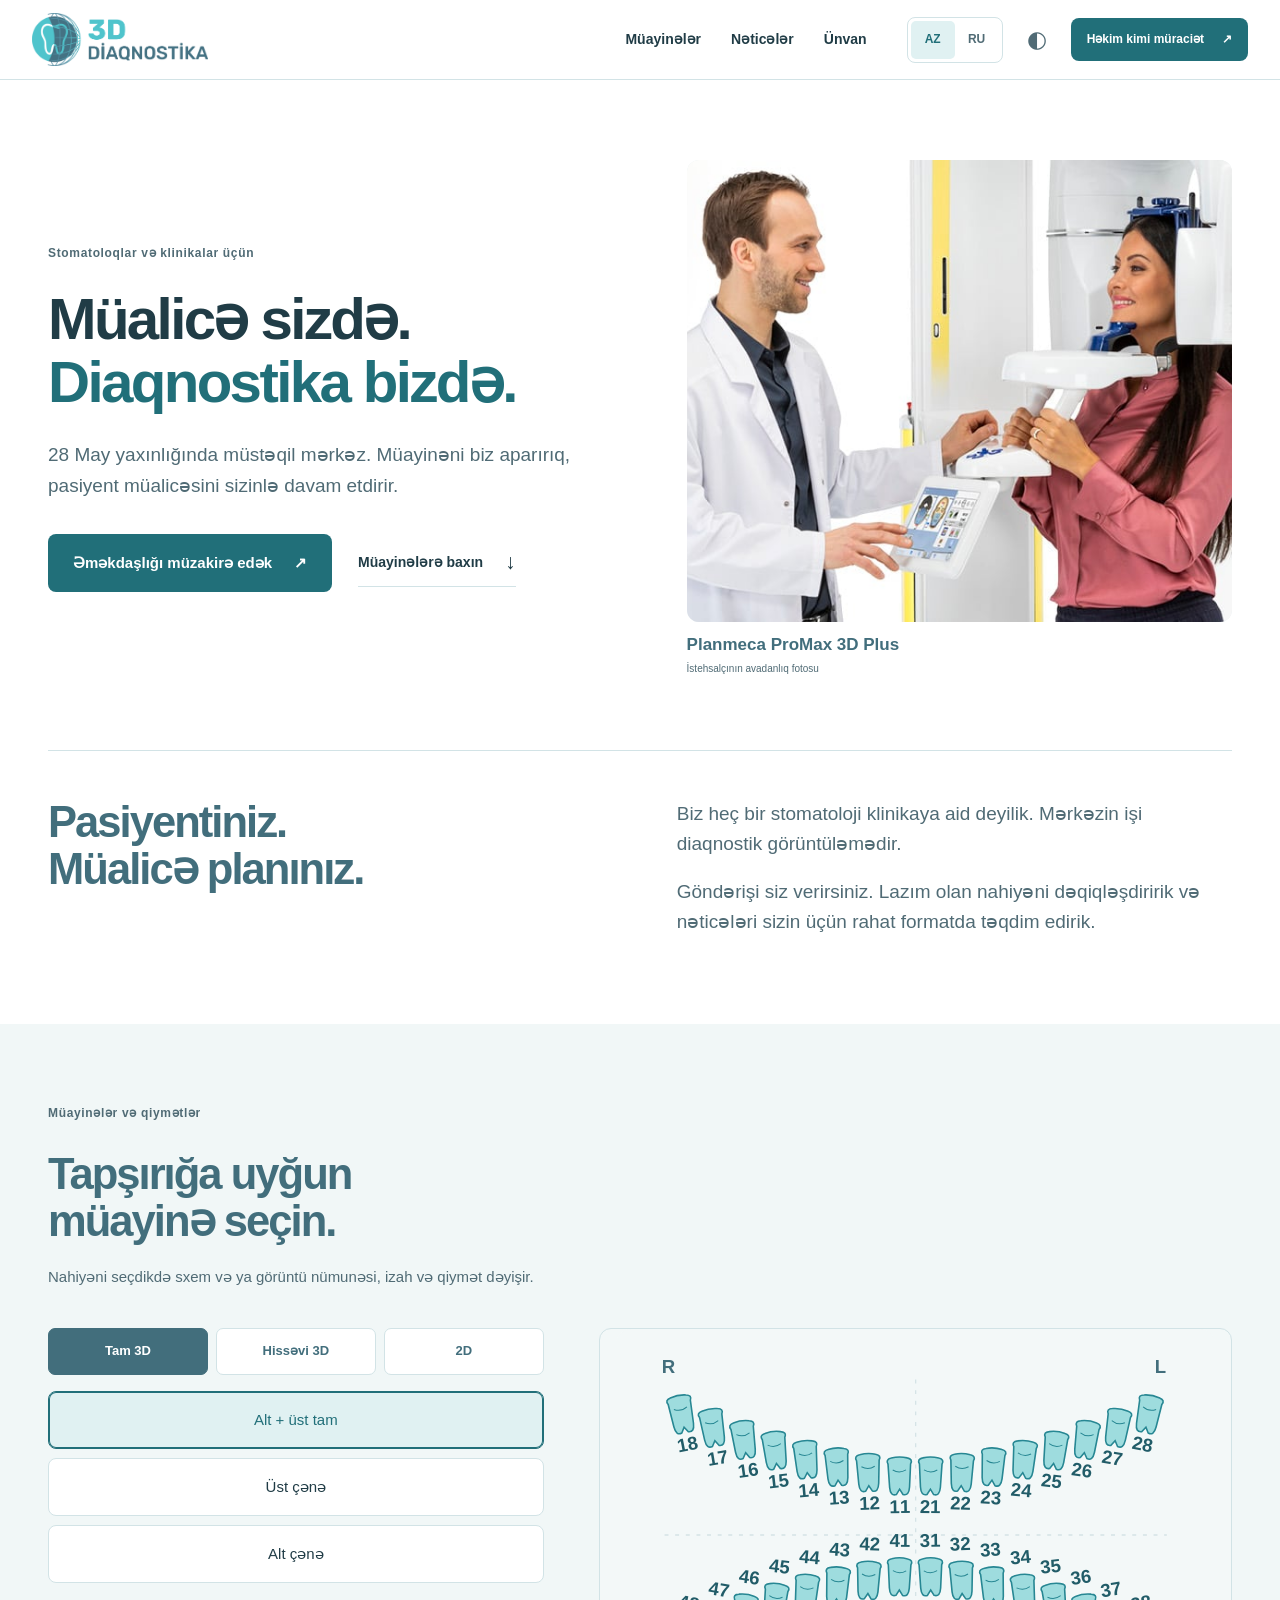
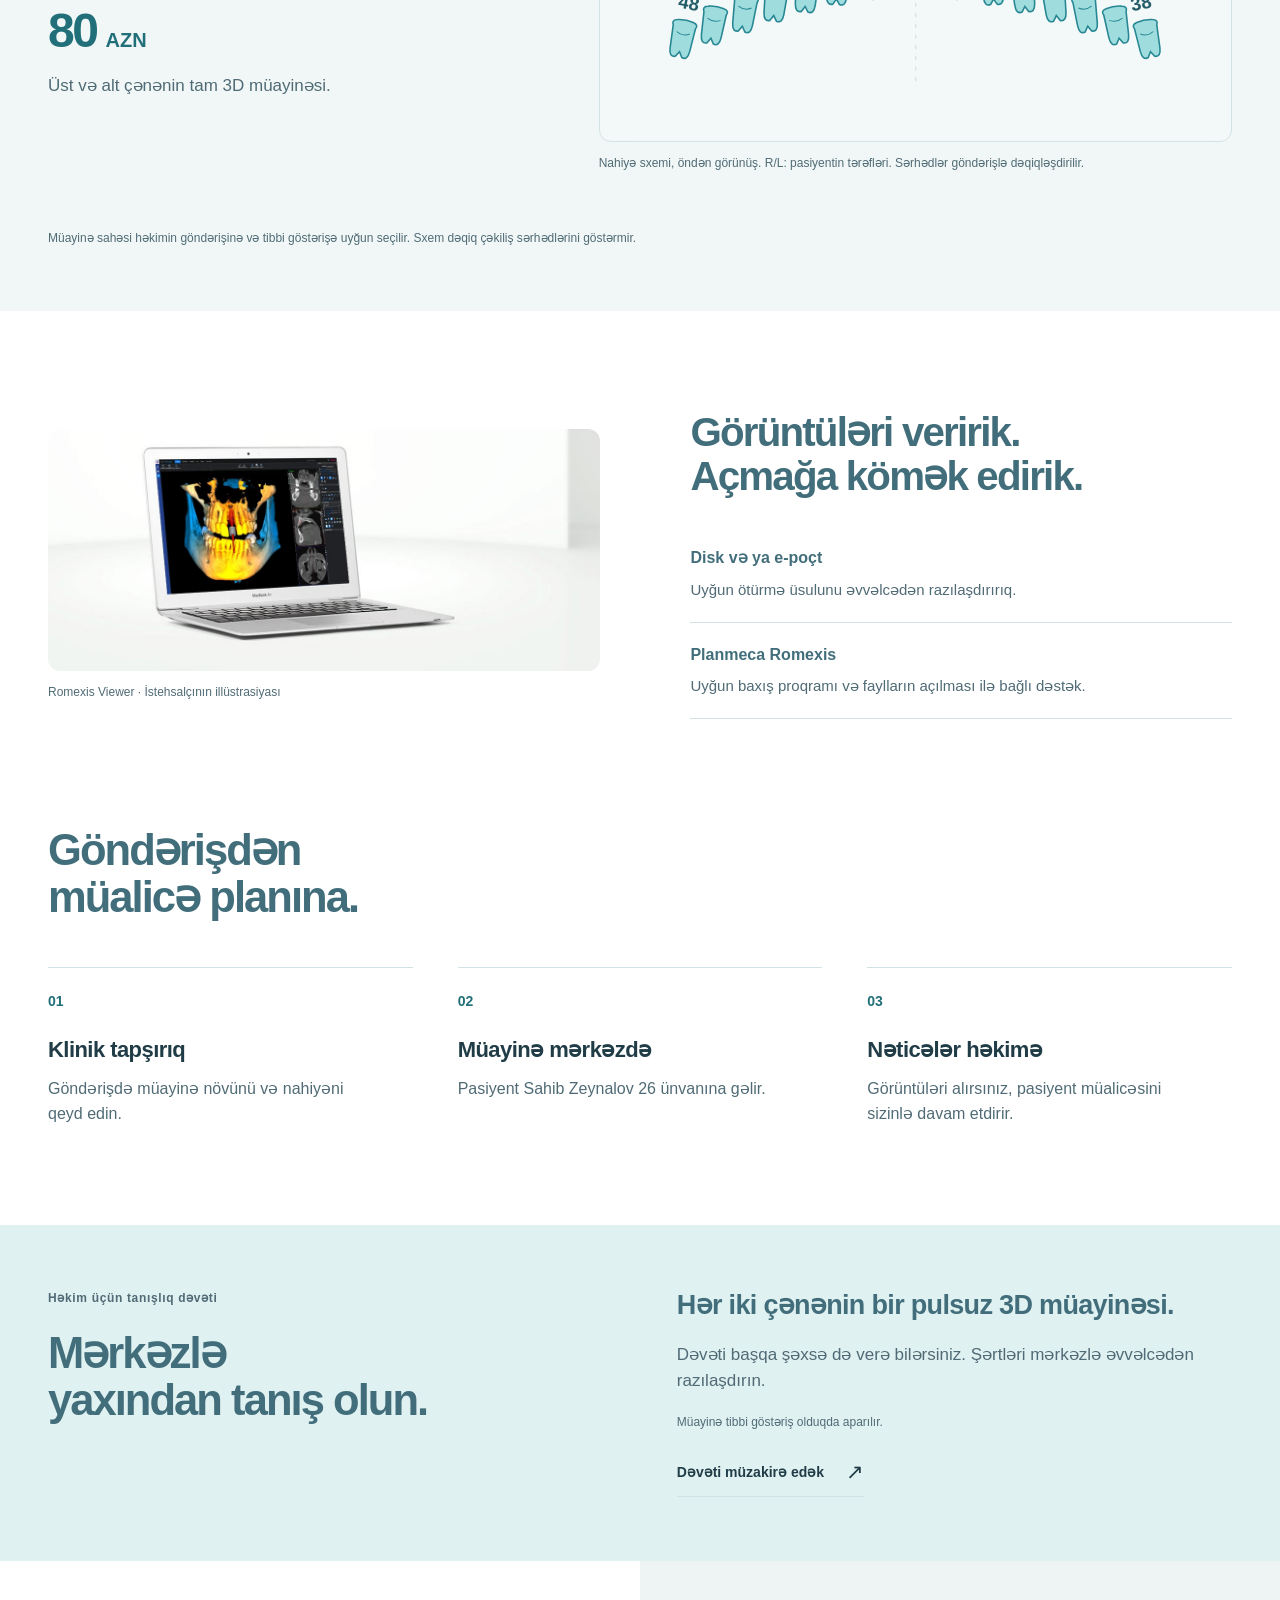
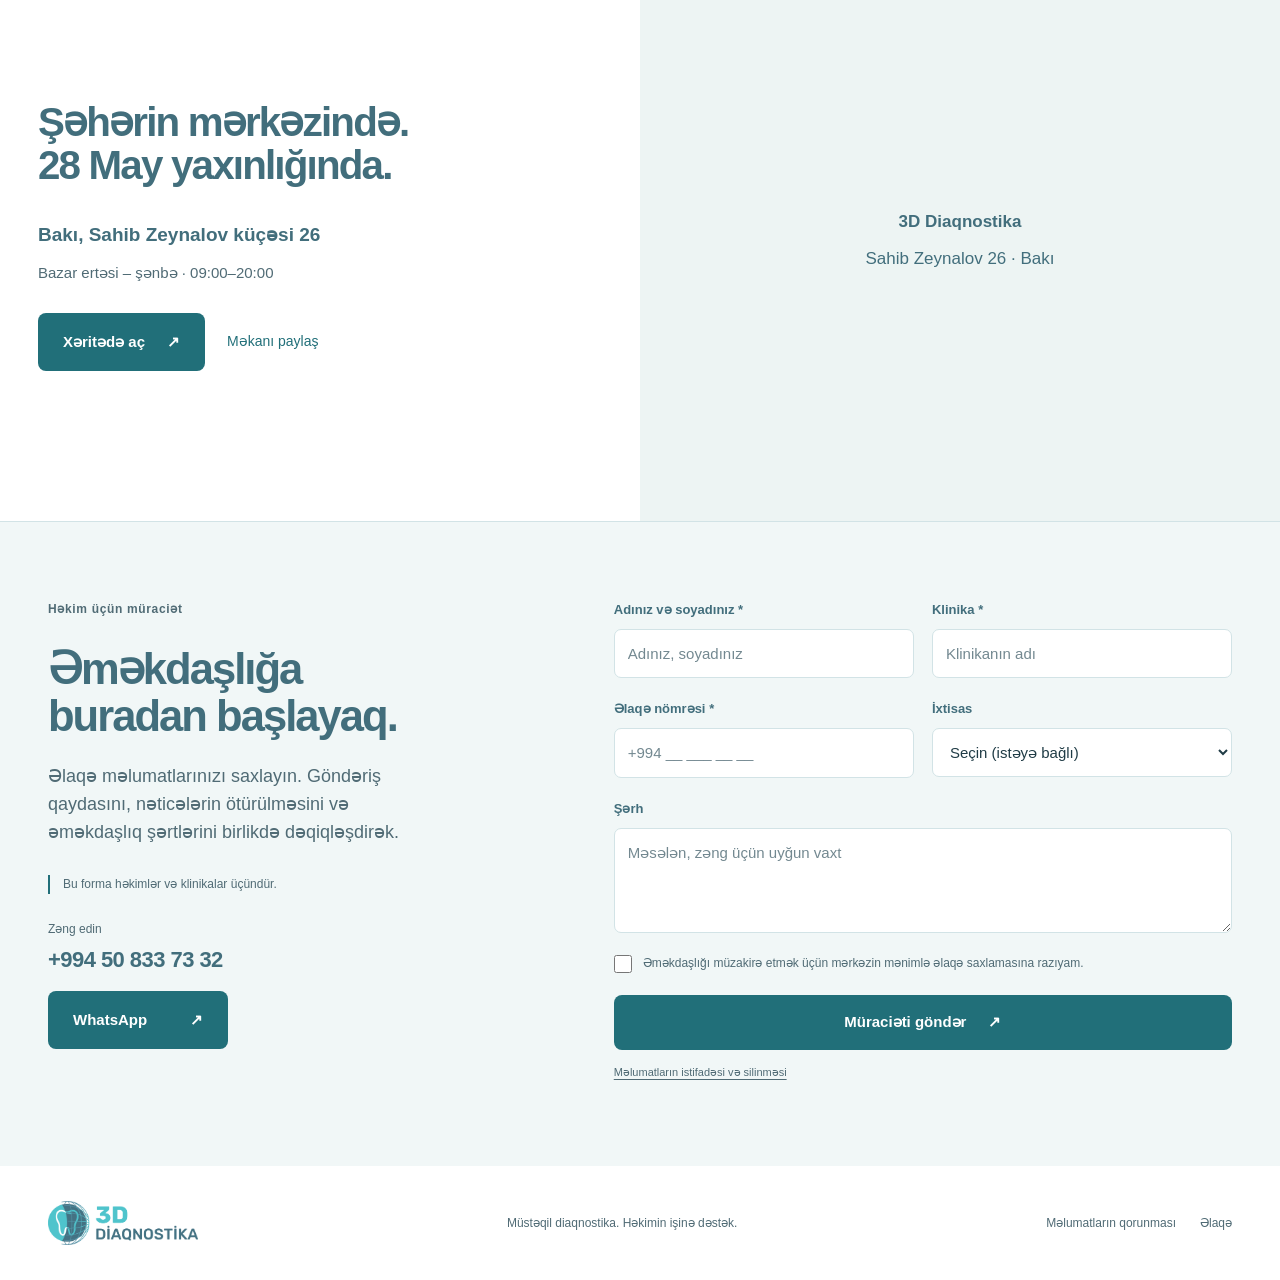
<file: site/doctors/index.html>
<!doctype html>
<html lang="az">
<head>
  <meta charset="utf-8">
  <meta name="viewport" content="width=device-width,initial-scale=1">
  <meta name="robots" content="noindex">
  <meta name="color-scheme" content="light dark">
  <meta name="theme-color" content="#f7fbfb">
  <meta name="description" content="3D Diaqnostika: stomatoloqlar üçün müstəqil diaqnostika mərkəzi. Planmeca ProMax 3D Plus. Bakı, Sahib Zeynalov 26, 28 May yaxınlığında.">
  <title>3D Diaqnostika: stomatoloqlar üçün</title>
  <link rel="icon" href="assets/logo.png" type="image/png">
  <link rel="stylesheet" href="styles.css">
  <link rel="stylesheet" href="assets/maplibre-gl.css">
  <script src="config.js" defer></script>
  <script src="app.js" defer></script>
  <script src="map.js" defer></script>
<link rel="canonical" href="https://3dd.az/doctors/">
</head>
<body>
  <a class="skip-link" href="#main"><span class="az">Məzmuna keç</span><span class="ru">К содержанию</span></a>
  <header class="header">
    <a class="brand" href="#top" aria-label="3D Diaqnostika"><img src="assets/logo.png" alt="3D Diaqnostika" width="1686" height="500"></a>
    <nav class="desktop-nav" aria-label="Naviqasiya / Навигация">
      <a href="#services"><span class="az">Müayinələr</span><span class="ru">Исследования</span></a>
      <a href="#results"><span class="az">Nəticələr</span><span class="ru">Результаты</span></a>
      <a href="#location"><span class="az">Ünvan</span><span class="ru">Адрес</span></a>
    </nav>
    <div class="header-tools">
      <div class="language" aria-label="Dil / Язык"><button type="button" data-lang="az" aria-pressed="true">AZ</button><button type="button" data-lang="ru" aria-pressed="false">RU</button></div>
      <button class="theme-button" type="button" aria-label="Görünüşü dəyiş / Сменить тему" title="Light / Dark"><span aria-hidden="true">◐</span></button>
      <a class="button small header-cta" href="#apply"><span class="az">Həkim kimi müraciət</span><span class="ru">Заявка врача</span><span aria-hidden="true">↗</span></a>
    </div>
  </header>
  <main id="main">
    <section class="hero section-wrap" id="top">
      <div class="hero-copy">
        <p class="eyebrow"><span class="az">Stomatoloqlar və klinikalar üçün</span><span class="ru">Для стоматологов и клиник</span></p>
        <h1><span class="az">Müalicə sizdə.<br><em>Diaqnostika bizdə.</em></span><span class="ru">Лечение у вас.<br><em>Диагностика у нас.</em></span></h1>
        <p class="hero-lead"><span class="az">28 May yaxınlığında müstəqil mərkəz. Müayinəni biz aparırıq, pasiyent müalicəsini sizinlə davam etdirir.</span><span class="ru">Независимый центр рядом с метро «28 May». Мы проводим исследование, пациент продолжает лечение у вас.</span></p>
        <div class="hero-actions"><a class="button" href="#apply"><span class="az">Əməkdaşlığı müzakirə edək</span><span class="ru">Обсудить сотрудничество</span><span aria-hidden="true">↗</span></a><a class="text-link" href="#services"><span class="az">Müayinələrə baxın</span><span class="ru">Смотреть исследования</span><span aria-hidden="true">↓</span></a></div>
        
      </div>
      <figure class="hero-figure"><div class="hero-photo"><img src="assets/apparatus.jpg" alt="Planmeca ProMax 3D Plus" width="1140" height="500" fetchpriority="high"></div><figcaption><strong class="equipment-name">Planmeca ProMax 3D Plus</strong><span class="az">İstehsalçının avadanlıq fotosu</span><span class="ru">Фото оборудования производителя</span></figcaption></figure>
    </section>
    <section class="independence section-wrap" aria-labelledby="independence-title">
      
      <div class="independence-body"><h2 id="independence-title"><span class="az">Pasiyentiniz.<br>Müalicə planınız.</span><span class="ru">Ваш пациент.<br>Ваш план лечения.</span></h2><div class="independence-text"><p><span class="az">Biz heç bir stomatoloji klinikaya aid deyilik. Mərkəzin işi diaqnostik görüntüləmədir.</span><span class="ru">Мы не принадлежим стоматологической клинике. Центр проводит диагностические исследования.</span></p><p><span class="az">Göndərişi siz verirsiniz. Lazım olan nahiyəni dəqiqləşdiririk və nəticələri sizin üçün rahat formatda təqdim edirik.</span><span class="ru">Вы даёте направление. Мы уточняем нужную область и передаём результаты в удобном для вас формате.</span></p></div></div>
    </section>
    <section class="services" id="services" aria-labelledby="services-title">
      <div class="section-wrap">
        <div class="section-heading"><div><p class="section-index"><span class="az">Müayinələr və qiymətlər</span><span class="ru">Исследования и цены</span></p><h2 id="services-title"><span class="az">Tapşırığa uyğun<br>müayinə seçin.</span><span class="ru">Выбирайте исследование<br>под клиническую задачу.</span></h2></div><p class="heading-note"><span class="az">Nahiyəni seçdikdə sxem və ya görüntü nümunəsi, izah və qiymət dəyişir.</span><span class="ru">Нажмите на услугу, чтобы увидеть область или пример снимка, описание и цену.</span></p></div>
        <div class="service-explorer"><div class="service-controls"><div class="service-groups" aria-label="Müayinə növü / Тип исследования"><button type="button" data-group="whole" aria-pressed="true"><span class="az">Tam 3D</span><span class="ru">Полное 3D</span></button><button type="button" data-group="partial" aria-pressed="false"><span class="az">Hissəvi 3D</span><span class="ru">Частичное 3D</span></button><button type="button" data-group="2d" aria-pressed="false"><span class="az">2D</span><span class="ru">2D</span></button></div><div id="service-options"><div class="service-options" data-options="whole"><button type="button" class="service-option" data-service="0" aria-pressed="true"><span class="az">Alt + üst tam</span><span class="ru">Обе челюсти</span></button><button type="button" class="service-option" data-service="1" aria-pressed="false"><span class="az">Üst çənə</span><span class="ru">Верхняя челюсть</span></button><button type="button" class="service-option" data-service="2" aria-pressed="false"><span class="az">Alt çənə</span><span class="ru">Нижняя челюсть</span></button></div><div class="service-options" data-options="partial" hidden><button type="button" class="service-option" data-service="3" aria-pressed="false"><span class="az">11 - 18</span><span class="ru">11 - 18</span></button><button type="button" class="service-option" data-service="4" aria-pressed="false"><span class="az">21 - 28</span><span class="ru">21 - 28</span></button><button type="button" class="service-option" data-service="5" aria-pressed="false"><span class="az">31 - 38</span><span class="ru">31 - 38</span></button><button type="button" class="service-option" data-service="6" aria-pressed="false"><span class="az">41 - 48</span><span class="ru">41 - 48</span></button><button type="button" class="service-option" data-service="7" aria-pressed="false"><span class="az">Frontal<span class="choice-detail">alt çənə</span></span><span class="ru">Фронтально<span class="choice-detail">нижняя челюсть</span></span></button><button type="button" class="service-option" data-service="8" aria-pressed="false"><span class="az">Frontal<span class="choice-detail">üst çənə</span></span><span class="ru">Фронтально<span class="choice-detail">верхняя челюсть</span></span></button></div><div class="service-options" data-options="2d" hidden><button type="button" class="service-option" data-service="9" aria-pressed="false"><span class="az">Ortopantomoqramma</span><span class="ru">Ортопантомограмма</span></button><button type="button" class="service-option" data-service="10" aria-pressed="false"><span class="az">Sefalometrik</span><span class="ru">Цефалометрия</span></button><button type="button" class="service-option" data-service="11" aria-pressed="false"><span class="az">Gicgah-çənə oynaqları / TMJ</span><span class="ru">ВНЧС / TMJ</span></button></div></div><div class="service-details" aria-live="polite"><div class="service-price"><strong id="service-price">80</strong><span>AZN</span></div><p id="service-description"></p></div></div><figure class="service-figure"><div class="service-stage"><svg id="jaw-schematic" role="img" aria-label="Çənələrin nahiyə sxemi" xmlns="http://www.w3.org/2000/svg" viewBox="0 0 900 620"><rect width="900" height="620" rx="22" fill="#f3f8f8"/><path d="M450 76V538M72 310H828" stroke="#d5e3e6" stroke-width="2" stroke-dasharray="6 10"/><g fill="#426e7c" font-family="Segoe UI,Arial,sans-serif" font-size="28" font-weight="700"><text x="68" y="66">R</text><text x="810" y="66">L</text></g><g data-tooth="18" data-selected="true" transform="translate(98.0 130.0) rotate(-11.0)"><path d="M-17-20 Q-21-27-12-29 Q0-32 12-29 Q21-27 17-20 L15 15 Q14 29 5 26 L0 18 L-5 26 Q-14 29-15 15 Z" fill="#9edcde" stroke="#278793" stroke-width="2.4"/><path d="M-10-11Q0-5 10-11" fill="none" stroke="#278793" stroke-width="1.5"/><text x="0" y="54" text-anchor="middle" font-family="Segoe UI,Arial,sans-serif" font-size="28" font-weight="700" fill="#215c68">18</text></g><g data-tooth="17" data-selected="true" transform="translate(144.8 150.3) rotate(-9.5)"><path d="M-17-20 Q-21-27-12-29 Q0-32 12-29 Q21-27 17-20 L15 15 Q14 29 5 26 L0 18 L-5 26 Q-14 29-15 15 Z" fill="#9edcde" stroke="#278793" stroke-width="2.4"/><path d="M-10-11Q0-5 10-11" fill="none" stroke="#278793" stroke-width="1.5"/><text x="0" y="54" text-anchor="middle" font-family="Segoe UI,Arial,sans-serif" font-size="28" font-weight="700" fill="#215c68">17</text></g><g data-tooth="16" data-selected="true" transform="translate(191.6 168.5) rotate(-8.1)"><path d="M-17-20 Q-21-27-12-29 Q0-32 12-29 Q21-27 17-20 L15 15 Q14 29 5 26 L0 18 L-5 26 Q-14 29-15 15 Z" fill="#9edcde" stroke="#278793" stroke-width="2.4"/><path d="M-10-11Q0-5 10-11" fill="none" stroke="#278793" stroke-width="1.5"/><text x="0" y="54" text-anchor="middle" font-family="Segoe UI,Arial,sans-serif" font-size="28" font-weight="700" fill="#215c68">16</text></g><g data-tooth="15" data-selected="true" transform="translate(238.4 184.6) rotate(-6.6)"><path d="M-17-20 Q-21-27-12-29 Q0-32 12-29 Q21-27 17-20 L15 15 Q14 29 5 26 L0 18 L-5 26 Q-14 29-15 15 Z" fill="#9edcde" stroke="#278793" stroke-width="2.4"/><path d="M-10-11Q0-5 10-11" fill="none" stroke="#278793" stroke-width="1.5"/><text x="0" y="54" text-anchor="middle" font-family="Segoe UI,Arial,sans-serif" font-size="28" font-weight="700" fill="#215c68">15</text></g><g data-tooth="14" data-selected="true" transform="translate(285.2 198.3) rotate(-5.1)"><path d="M-17-20 Q-21-27-12-29 Q0-32 12-29 Q21-27 17-20 L15 15 Q14 29 5 26 L0 18 L-5 26 Q-14 29-15 15 Z" fill="#9edcde" stroke="#278793" stroke-width="2.4"/><path d="M-10-11Q0-5 10-11" fill="none" stroke="#278793" stroke-width="1.5"/><text x="0" y="54" text-anchor="middle" font-family="Segoe UI,Arial,sans-serif" font-size="28" font-weight="700" fill="#215c68">14</text></g><g data-tooth="13" data-selected="true" transform="translate(332.0 209.5) rotate(-3.7)"><path d="M-17-20 Q-21-27-12-29 Q0-32 12-29 Q21-27 17-20 L15 15 Q14 29 5 26 L0 18 L-5 26 Q-14 29-15 15 Z" fill="#9edcde" stroke="#278793" stroke-width="2.4"/><path d="M-10-11Q0-5 10-11" fill="none" stroke="#278793" stroke-width="1.5"/><text x="0" y="54" text-anchor="middle" font-family="Segoe UI,Arial,sans-serif" font-size="28" font-weight="700" fill="#215c68">13</text></g><g data-tooth="12" data-selected="true" transform="translate(378.8 217.9) rotate(-2.2)"><path d="M-17-20 Q-21-27-12-29 Q0-32 12-29 Q21-27 17-20 L15 15 Q14 29 5 26 L0 18 L-5 26 Q-14 29-15 15 Z" fill="#9edcde" stroke="#278793" stroke-width="2.4"/><path d="M-10-11Q0-5 10-11" fill="none" stroke="#278793" stroke-width="1.5"/><text x="0" y="54" text-anchor="middle" font-family="Segoe UI,Arial,sans-serif" font-size="28" font-weight="700" fill="#215c68">12</text></g><g data-tooth="11" data-selected="true" transform="translate(425.6 223.1) rotate(-0.7)"><path d="M-17-20 Q-21-27-12-29 Q0-32 12-29 Q21-27 17-20 L15 15 Q14 29 5 26 L0 18 L-5 26 Q-14 29-15 15 Z" fill="#9edcde" stroke="#278793" stroke-width="2.4"/><path d="M-10-11Q0-5 10-11" fill="none" stroke="#278793" stroke-width="1.5"/><text x="0" y="54" text-anchor="middle" font-family="Segoe UI,Arial,sans-serif" font-size="28" font-weight="700" fill="#215c68">11</text></g><g data-tooth="21" data-selected="true" transform="translate(472.4 223.1) rotate(0.7)"><path d="M-17-20 Q-21-27-12-29 Q0-32 12-29 Q21-27 17-20 L15 15 Q14 29 5 26 L0 18 L-5 26 Q-14 29-15 15 Z" fill="#9edcde" stroke="#278793" stroke-width="2.4"/><path d="M-10-11Q0-5 10-11" fill="none" stroke="#278793" stroke-width="1.5"/><text x="0" y="54" text-anchor="middle" font-family="Segoe UI,Arial,sans-serif" font-size="28" font-weight="700" fill="#215c68">21</text></g><g data-tooth="22" data-selected="true" transform="translate(519.2 217.9) rotate(2.2)"><path d="M-17-20 Q-21-27-12-29 Q0-32 12-29 Q21-27 17-20 L15 15 Q14 29 5 26 L0 18 L-5 26 Q-14 29-15 15 Z" fill="#9edcde" stroke="#278793" stroke-width="2.4"/><path d="M-10-11Q0-5 10-11" fill="none" stroke="#278793" stroke-width="1.5"/><text x="0" y="54" text-anchor="middle" font-family="Segoe UI,Arial,sans-serif" font-size="28" font-weight="700" fill="#215c68">22</text></g><g data-tooth="23" data-selected="true" transform="translate(566.0 209.5) rotate(3.7)"><path d="M-17-20 Q-21-27-12-29 Q0-32 12-29 Q21-27 17-20 L15 15 Q14 29 5 26 L0 18 L-5 26 Q-14 29-15 15 Z" fill="#9edcde" stroke="#278793" stroke-width="2.4"/><path d="M-10-11Q0-5 10-11" fill="none" stroke="#278793" stroke-width="1.5"/><text x="0" y="54" text-anchor="middle" font-family="Segoe UI,Arial,sans-serif" font-size="28" font-weight="700" fill="#215c68">23</text></g><g data-tooth="24" data-selected="true" transform="translate(612.8 198.3) rotate(5.1)"><path d="M-17-20 Q-21-27-12-29 Q0-32 12-29 Q21-27 17-20 L15 15 Q14 29 5 26 L0 18 L-5 26 Q-14 29-15 15 Z" fill="#9edcde" stroke="#278793" stroke-width="2.4"/><path d="M-10-11Q0-5 10-11" fill="none" stroke="#278793" stroke-width="1.5"/><text x="0" y="54" text-anchor="middle" font-family="Segoe UI,Arial,sans-serif" font-size="28" font-weight="700" fill="#215c68">24</text></g><g data-tooth="25" data-selected="true" transform="translate(659.6 184.6) rotate(6.6)"><path d="M-17-20 Q-21-27-12-29 Q0-32 12-29 Q21-27 17-20 L15 15 Q14 29 5 26 L0 18 L-5 26 Q-14 29-15 15 Z" fill="#9edcde" stroke="#278793" stroke-width="2.4"/><path d="M-10-11Q0-5 10-11" fill="none" stroke="#278793" stroke-width="1.5"/><text x="0" y="54" text-anchor="middle" font-family="Segoe UI,Arial,sans-serif" font-size="28" font-weight="700" fill="#215c68">25</text></g><g data-tooth="26" data-selected="true" transform="translate(706.4 168.5) rotate(8.1)"><path d="M-17-20 Q-21-27-12-29 Q0-32 12-29 Q21-27 17-20 L15 15 Q14 29 5 26 L0 18 L-5 26 Q-14 29-15 15 Z" fill="#9edcde" stroke="#278793" stroke-width="2.4"/><path d="M-10-11Q0-5 10-11" fill="none" stroke="#278793" stroke-width="1.5"/><text x="0" y="54" text-anchor="middle" font-family="Segoe UI,Arial,sans-serif" font-size="28" font-weight="700" fill="#215c68">26</text></g><g data-tooth="27" data-selected="true" transform="translate(753.2 150.3) rotate(9.5)"><path d="M-17-20 Q-21-27-12-29 Q0-32 12-29 Q21-27 17-20 L15 15 Q14 29 5 26 L0 18 L-5 26 Q-14 29-15 15 Z" fill="#9edcde" stroke="#278793" stroke-width="2.4"/><path d="M-10-11Q0-5 10-11" fill="none" stroke="#278793" stroke-width="1.5"/><text x="0" y="54" text-anchor="middle" font-family="Segoe UI,Arial,sans-serif" font-size="28" font-weight="700" fill="#215c68">27</text></g><g data-tooth="28" data-selected="true" transform="translate(800.0 130.0) rotate(11.0)"><path d="M-17-20 Q-21-27-12-29 Q0-32 12-29 Q21-27 17-20 L15 15 Q14 29 5 26 L0 18 L-5 26 Q-14 29-15 15 Z" fill="#9edcde" stroke="#278793" stroke-width="2.4"/><path d="M-10-11Q0-5 10-11" fill="none" stroke="#278793" stroke-width="1.5"/><text x="0" y="54" text-anchor="middle" font-family="Segoe UI,Arial,sans-serif" font-size="28" font-weight="700" fill="#215c68">28</text></g><g data-tooth="48" data-selected="true" transform="translate(98.0 468.0) rotate(11.0)"><path d="M-17-20 Q-21-27-12-29 Q0-32 12-29 Q21-27 17-20 L15 15 Q14 29 5 26 L0 18 L-5 26 Q-14 29-15 15 Z" fill="#9edcde" stroke="#278793" stroke-width="2.4"/><path d="M-10-11Q0-5 10-11" fill="none" stroke="#278793" stroke-width="1.5"/><text x="0" y="-47" text-anchor="middle" font-family="Segoe UI,Arial,sans-serif" font-size="28" font-weight="700" fill="#215c68">48</text></g><g data-tooth="47" data-selected="true" transform="translate(144.8 447.7) rotate(9.5)"><path d="M-17-20 Q-21-27-12-29 Q0-32 12-29 Q21-27 17-20 L15 15 Q14 29 5 26 L0 18 L-5 26 Q-14 29-15 15 Z" fill="#9edcde" stroke="#278793" stroke-width="2.4"/><path d="M-10-11Q0-5 10-11" fill="none" stroke="#278793" stroke-width="1.5"/><text x="0" y="-47" text-anchor="middle" font-family="Segoe UI,Arial,sans-serif" font-size="28" font-weight="700" fill="#215c68">47</text></g><g data-tooth="46" data-selected="true" transform="translate(191.6 429.5) rotate(8.1)"><path d="M-17-20 Q-21-27-12-29 Q0-32 12-29 Q21-27 17-20 L15 15 Q14 29 5 26 L0 18 L-5 26 Q-14 29-15 15 Z" fill="#9edcde" stroke="#278793" stroke-width="2.4"/><path d="M-10-11Q0-5 10-11" fill="none" stroke="#278793" stroke-width="1.5"/><text x="0" y="-47" text-anchor="middle" font-family="Segoe UI,Arial,sans-serif" font-size="28" font-weight="700" fill="#215c68">46</text></g><g data-tooth="45" data-selected="true" transform="translate(238.4 413.4) rotate(6.6)"><path d="M-17-20 Q-21-27-12-29 Q0-32 12-29 Q21-27 17-20 L15 15 Q14 29 5 26 L0 18 L-5 26 Q-14 29-15 15 Z" fill="#9edcde" stroke="#278793" stroke-width="2.4"/><path d="M-10-11Q0-5 10-11" fill="none" stroke="#278793" stroke-width="1.5"/><text x="0" y="-47" text-anchor="middle" font-family="Segoe UI,Arial,sans-serif" font-size="28" font-weight="700" fill="#215c68">45</text></g><g data-tooth="44" data-selected="true" transform="translate(285.2 399.7) rotate(5.1)"><path d="M-17-20 Q-21-27-12-29 Q0-32 12-29 Q21-27 17-20 L15 15 Q14 29 5 26 L0 18 L-5 26 Q-14 29-15 15 Z" fill="#9edcde" stroke="#278793" stroke-width="2.4"/><path d="M-10-11Q0-5 10-11" fill="none" stroke="#278793" stroke-width="1.5"/><text x="0" y="-47" text-anchor="middle" font-family="Segoe UI,Arial,sans-serif" font-size="28" font-weight="700" fill="#215c68">44</text></g><g data-tooth="43" data-selected="true" transform="translate(332.0 388.5) rotate(3.7)"><path d="M-17-20 Q-21-27-12-29 Q0-32 12-29 Q21-27 17-20 L15 15 Q14 29 5 26 L0 18 L-5 26 Q-14 29-15 15 Z" fill="#9edcde" stroke="#278793" stroke-width="2.4"/><path d="M-10-11Q0-5 10-11" fill="none" stroke="#278793" stroke-width="1.5"/><text x="0" y="-47" text-anchor="middle" font-family="Segoe UI,Arial,sans-serif" font-size="28" font-weight="700" fill="#215c68">43</text></g><g data-tooth="42" data-selected="true" transform="translate(378.8 380.1) rotate(2.2)"><path d="M-17-20 Q-21-27-12-29 Q0-32 12-29 Q21-27 17-20 L15 15 Q14 29 5 26 L0 18 L-5 26 Q-14 29-15 15 Z" fill="#9edcde" stroke="#278793" stroke-width="2.4"/><path d="M-10-11Q0-5 10-11" fill="none" stroke="#278793" stroke-width="1.5"/><text x="0" y="-47" text-anchor="middle" font-family="Segoe UI,Arial,sans-serif" font-size="28" font-weight="700" fill="#215c68">42</text></g><g data-tooth="41" data-selected="true" transform="translate(425.6 374.9) rotate(0.7)"><path d="M-17-20 Q-21-27-12-29 Q0-32 12-29 Q21-27 17-20 L15 15 Q14 29 5 26 L0 18 L-5 26 Q-14 29-15 15 Z" fill="#9edcde" stroke="#278793" stroke-width="2.4"/><path d="M-10-11Q0-5 10-11" fill="none" stroke="#278793" stroke-width="1.5"/><text x="0" y="-47" text-anchor="middle" font-family="Segoe UI,Arial,sans-serif" font-size="28" font-weight="700" fill="#215c68">41</text></g><g data-tooth="31" data-selected="true" transform="translate(472.4 374.9) rotate(-0.7)"><path d="M-17-20 Q-21-27-12-29 Q0-32 12-29 Q21-27 17-20 L15 15 Q14 29 5 26 L0 18 L-5 26 Q-14 29-15 15 Z" fill="#9edcde" stroke="#278793" stroke-width="2.4"/><path d="M-10-11Q0-5 10-11" fill="none" stroke="#278793" stroke-width="1.5"/><text x="0" y="-47" text-anchor="middle" font-family="Segoe UI,Arial,sans-serif" font-size="28" font-weight="700" fill="#215c68">31</text></g><g data-tooth="32" data-selected="true" transform="translate(519.2 380.1) rotate(-2.2)"><path d="M-17-20 Q-21-27-12-29 Q0-32 12-29 Q21-27 17-20 L15 15 Q14 29 5 26 L0 18 L-5 26 Q-14 29-15 15 Z" fill="#9edcde" stroke="#278793" stroke-width="2.4"/><path d="M-10-11Q0-5 10-11" fill="none" stroke="#278793" stroke-width="1.5"/><text x="0" y="-47" text-anchor="middle" font-family="Segoe UI,Arial,sans-serif" font-size="28" font-weight="700" fill="#215c68">32</text></g><g data-tooth="33" data-selected="true" transform="translate(566.0 388.5) rotate(-3.7)"><path d="M-17-20 Q-21-27-12-29 Q0-32 12-29 Q21-27 17-20 L15 15 Q14 29 5 26 L0 18 L-5 26 Q-14 29-15 15 Z" fill="#9edcde" stroke="#278793" stroke-width="2.4"/><path d="M-10-11Q0-5 10-11" fill="none" stroke="#278793" stroke-width="1.5"/><text x="0" y="-47" text-anchor="middle" font-family="Segoe UI,Arial,sans-serif" font-size="28" font-weight="700" fill="#215c68">33</text></g><g data-tooth="34" data-selected="true" transform="translate(612.8 399.7) rotate(-5.1)"><path d="M-17-20 Q-21-27-12-29 Q0-32 12-29 Q21-27 17-20 L15 15 Q14 29 5 26 L0 18 L-5 26 Q-14 29-15 15 Z" fill="#9edcde" stroke="#278793" stroke-width="2.4"/><path d="M-10-11Q0-5 10-11" fill="none" stroke="#278793" stroke-width="1.5"/><text x="0" y="-47" text-anchor="middle" font-family="Segoe UI,Arial,sans-serif" font-size="28" font-weight="700" fill="#215c68">34</text></g><g data-tooth="35" data-selected="true" transform="translate(659.6 413.4) rotate(-6.6)"><path d="M-17-20 Q-21-27-12-29 Q0-32 12-29 Q21-27 17-20 L15 15 Q14 29 5 26 L0 18 L-5 26 Q-14 29-15 15 Z" fill="#9edcde" stroke="#278793" stroke-width="2.4"/><path d="M-10-11Q0-5 10-11" fill="none" stroke="#278793" stroke-width="1.5"/><text x="0" y="-47" text-anchor="middle" font-family="Segoe UI,Arial,sans-serif" font-size="28" font-weight="700" fill="#215c68">35</text></g><g data-tooth="36" data-selected="true" transform="translate(706.4 429.5) rotate(-8.1)"><path d="M-17-20 Q-21-27-12-29 Q0-32 12-29 Q21-27 17-20 L15 15 Q14 29 5 26 L0 18 L-5 26 Q-14 29-15 15 Z" fill="#9edcde" stroke="#278793" stroke-width="2.4"/><path d="M-10-11Q0-5 10-11" fill="none" stroke="#278793" stroke-width="1.5"/><text x="0" y="-47" text-anchor="middle" font-family="Segoe UI,Arial,sans-serif" font-size="28" font-weight="700" fill="#215c68">36</text></g><g data-tooth="37" data-selected="true" transform="translate(753.2 447.7) rotate(-9.5)"><path d="M-17-20 Q-21-27-12-29 Q0-32 12-29 Q21-27 17-20 L15 15 Q14 29 5 26 L0 18 L-5 26 Q-14 29-15 15 Z" fill="#9edcde" stroke="#278793" stroke-width="2.4"/><path d="M-10-11Q0-5 10-11" fill="none" stroke="#278793" stroke-width="1.5"/><text x="0" y="-47" text-anchor="middle" font-family="Segoe UI,Arial,sans-serif" font-size="28" font-weight="700" fill="#215c68">37</text></g><g data-tooth="38" data-selected="true" transform="translate(800.0 468.0) rotate(-11.0)"><path d="M-17-20 Q-21-27-12-29 Q0-32 12-29 Q21-27 17-20 L15 15 Q14 29 5 26 L0 18 L-5 26 Q-14 29-15 15 Z" fill="#9edcde" stroke="#278793" stroke-width="2.4"/><path d="M-10-11Q0-5 10-11" fill="none" stroke="#278793" stroke-width="1.5"/><text x="0" y="-47" text-anchor="middle" font-family="Segoe UI,Arial,sans-serif" font-size="28" font-weight="700" fill="#215c68">38</text></g></svg><img data-service-image="9" src="assets/panoramic.jpg" alt="Ortopantomoqramma" width="900" height="620" loading="lazy" decoding="async" aria-hidden="true"><img data-service-image="10" src="assets/ceph.jpg" alt="Sefalometrik" width="900" height="620" loading="lazy" decoding="async" aria-hidden="true"><img data-service-image="11" src="assets/tmj.jpg" alt="Gicgah-çənə oynaqları / TMJ" width="900" height="620" loading="lazy" decoding="async" aria-hidden="true"></div><figcaption id="service-caption"></figcaption></figure></div>
        <p class="service-footnote"><span class="az">Müayinə sahəsi həkimin göndərişinə və tibbi göstərişə uyğun seçilir. Sxem dəqiq çəkiliş sərhədlərini göstərmir.</span><span class="ru">Область исследования выбирается по направлению врача и медицинским показаниям. Схема не задаёт точные границы съёмки.</span></p>
      </div>
    </section>
    <section class="results section-wrap" id="results" aria-labelledby="results-title">
      <figure class="results-image"><img src="assets/viewer.jpg" alt="Planmeca Romexis Viewer" width="1140" height="500" loading="lazy" decoding="async"><figcaption><span class="az">Romexis Viewer · İstehsalçının illüstrasiyası</span><span class="ru">Romexis Viewer · Иллюстрация производителя</span></figcaption></figure>
      <div><h2 id="results-title"><span class="az">Görüntüləri veririk.<br>Açmağa kömək edirik.</span><span class="ru">Передаём снимки.<br>Помогаем их открыть.</span></h2><dl class="result-list"><div><dt><span class="az">Disk və ya e-poçt</span><span class="ru">Диск или электронная почта</span></dt><dd><span class="az">Uyğun ötürmə üsulunu əvvəlcədən razılaşdırırıq.</span><span class="ru">Удобный способ передачи согласуем заранее.</span></dd></div><div><dt>Planmeca Romexis</dt><dd><span class="az">Uyğun baxış proqramı və faylların açılması ilə bağlı dəstək.</span><span class="ru">Помощь с подходящей программой просмотра и открытием файлов.</span></dd></div></dl></div>
    </section>
    <section class="workflow section-wrap" aria-labelledby="workflow-title"><h2 id="workflow-title"><span class="az">Göndərişdən<br>müalicə planına.</span><span class="ru">От направления<br>к вашему плану лечения.</span></h2><ol class="steps"><li><span class="step-number">01</span><h3><span class="az">Klinik tapşırıq</span><span class="ru">Клиническая задача</span></h3><p><span class="az">Göndərişdə müayinə növünü və nahiyəni qeyd edin.</span><span class="ru">Укажите в направлении вид исследования и нужную область.</span></p></li><li><span class="step-number">02</span><h3><span class="az">Müayinə mərkəzdə</span><span class="ru">Исследование в центре</span></h3><p><span class="az">Pasiyent Sahib Zeynalov 26 ünvanına gəlir.</span><span class="ru">Пациент приходит в центр на Sahib Zeynalov, 26.</span></p></li><li><span class="step-number">03</span><h3><span class="az">Nəticələr həkimə</span><span class="ru">Результаты врачу</span></h3><p><span class="az">Görüntüləri alırsınız, pasiyent müalicəsini sizinlə davam etdirir.</span><span class="ru">Вы получаете снимки, пациент продолжает лечение у вас.</span></p></li></ol></section>
    <section class="invitation"><div class="section-wrap invitation-grid"><div><p class="eyebrow"><span class="az">Həkim üçün tanışlıq dəvəti</span><span class="ru">Приглашение для врача</span></p><h2><span class="az">Mərkəzlə<br>yaxından tanış olun.</span><span class="ru">Познакомьтесь<br>с работой центра.</span></h2></div><div class="invitation-copy"><p class="invitation-offer"><span class="az">Hər iki çənənin bir pulsuz 3D müayinəsi.</span><span class="ru">Одно бесплатное 3D-исследование обеих челюстей.</span></p><p><span class="az">Dəvəti başqa şəxsə də verə bilərsiniz. Şərtləri mərkəzlə əvvəlcədən razılaşdırın.</span><span class="ru">Приглашение можно передать другому человеку. Условия согласуйте с центром заранее.</span></p><p class="fine-print"><span class="az">Müayinə tibbi göstəriş olduqda aparılır.</span><span class="ru">Исследование проводится по медицинским показаниям.</span></p><a class="text-link" href="#apply"><span class="az">Dəvəti müzakirə edək</span><span class="ru">Обсудить приглашение</span><span aria-hidden="true">↗</span></a></div></div></section>
    <section class="location section-wrap" id="location" aria-labelledby="location-title"><div class="location-copy"><h2 id="location-title"><span class="az">Şəhərin mərkəzində.<br>28 May yaxınlığında.</span><span class="ru">В центре города.<br>Рядом с «28 May».</span></h2><address><strong><span class="az">Bakı, Sahib Zeynalov küçəsi 26</span><span class="ru">Баку, ул. Sahib Zeynalov, 26</span></strong><span><span class="az">Bazar ertəsi – şənbə · 09:00–20:00</span><span class="ru">Понедельник – суббота · 09:00–20:00</span></span></address><div class="map-actions"><a class="button" id="open-maps" href="https://www.google.com/maps?q=40.3839366,49.846628" target="_blank" rel="noopener"><span class="az">Xəritədə aç</span><span class="ru">Открыть в картах</span><span aria-hidden="true">↗</span></a><button type="button" class="text-link" id="share-location"><span class="az">Məkanı paylaş</span><span class="ru">Поделиться точкой</span></button></div><p id="map-share-status" role="status" aria-live="polite"></p></div><div class="live-map-wrap"><div id="location-map" role="region" aria-label="3D Diaqnostika xəritədə" data-map-library="assets/maplibre-gl.js"></div><div id="map-placeholder"><strong>3D Diaqnostika</strong><span>Sahib Zeynalov 26 · Bakı</span></div></div></section>
    <section class="apply-section" id="apply" aria-labelledby="apply-title"><div class="section-wrap apply-grid"><div class="apply-copy"><p class="section-index"><span class="az">Həkim üçün müraciət</span><span class="ru">Заявка врача</span></p><h2 id="apply-title"><span class="az">Əməkdaşlığa<br>buradan başlayaq.</span><span class="ru">Начнём<br>сотрудничество.</span></h2><p data-application-form-copy hidden><span class="az">Əlaqə məlumatlarınızı saxlayın. Göndəriş qaydasını, nəticələrin ötürülməsini və əməkdaşlıq şərtlərini birlikdə dəqiqləşdirək.</span><span class="ru">Оставьте контакты. Обсудим направления, передачу результатов и условия сотрудничества.</span></p><p data-application-contact-copy><span class="az">Göndəriş qaydasını, nəticələrin ötürülməsini və əməkdaşlıq şərtlərini telefonla müzakirə edək.</span><span class="ru">Обсудим по телефону направления, передачу результатов и условия сотрудничества.</span></p><div class="form-context" data-application-form-copy hidden><span class="az">Bu forma həkimlər və klinikalar üçündür.</span><span class="ru">Эта форма предназначена для врачей и клиник.</span></div><div class="contact-actions"><a class="contact-phone" href="tel:+994508337332"><span class="contact-label"><span class="az">Zəng edin</span><span class="ru">Позвонить</span></span>+994 50 833 73 32</a><a class="whatsapp-link button" href="https://wa.me/994508337332" target="_blank" rel="noopener">WhatsApp <span aria-hidden="true">↗</span></a></div></div><div id="application-contact" class="application-contact"><h3><span class="az">Mərkəzlə əlaqə saxlayın.</span><span class="ru">Свяжитесь с центром.</span></h3><p><span class="az">Adınızı və klinikanızı bildirin. Sizinlə əməkdaşlıq barədə danışaq.</span><span class="ru">Назовите своё имя и клинику. Обсудим, как начать сотрудничество.</span></p><a class="button" href="tel:+994508337332"><span class="az">Mərkəzə zəng edin</span><span class="ru">Позвонить в центр</span><span aria-hidden="true">↗</span></a></div><form id="doctor-form" hidden action="" method="post" target="submission-frame">
      <div class="form-row"><div class="field"><label for="doctor-name"><span class="az">Adınız və soyadınız</span><span class="ru">Имя и фамилия</span> <span aria-hidden="true">*</span></label><input id="doctor-name" name="doctorName" autocomplete="name" required minlength="2" maxlength="100" data-placeholder-az="Adınız, soyadınız" data-placeholder-ru="Как к вам обращаться"></div><div class="field"><label for="clinic"><span class="az">Klinika</span><span class="ru">Клиника</span> <span aria-hidden="true">*</span></label><input id="clinic" name="clinic" autocomplete="organization" required minlength="2" maxlength="120" data-placeholder-az="Klinikanın adı" data-placeholder-ru="Название клиники"></div></div>
      <div class="form-row"><div class="field"><label for="phone"><span class="az">Əlaqə nömrəsi</span><span class="ru">Телефон для связи</span> <span aria-hidden="true">*</span></label><input id="phone" name="phone" type="tel" inputmode="tel" autocomplete="tel" required minlength="7" maxlength="28" placeholder="+994 __ ___ __ __"></div><div class="field"><label for="specialty"><span class="az">İxtisas</span><span class="ru">Специализация</span></label><select id="specialty" name="specialty"><option value="" data-option-az="Seçin (istəyə bağlı)" data-option-ru="Выберите (необязательно)"></option><option value="general" data-option-az="Ümumi stomatologiya" data-option-ru="Общая стоматология"></option><option value="implantology" data-option-az="İmplantologiya / cərrahiyyə" data-option-ru="Имплантология / хирургия"></option><option value="orthodontics" data-option-az="Ortodontiya" data-option-ru="Ортодонтия"></option><option value="endodontics" data-option-az="Endodontiya" data-option-ru="Эндодонтия"></option><option value="other" data-option-az="Digər" data-option-ru="Другая"></option></select></div></div>
      <div class="field"><label for="comment"><span class="az">Şərh</span><span class="ru">Комментарий</span></label><textarea id="comment" name="comment" rows="3" maxlength="1000" data-placeholder-az="Məsələn, zəng üçün uyğun vaxt" data-placeholder-ru="Например, удобное время для звонка"></textarea></div>
      <div class="honeypot" aria-hidden="true"><label for="website">Website</label><input id="website" name="website" tabindex="-1" autocomplete="off"></div>
      <label class="consent"><input id="consent" name="consent" type="checkbox" value="yes" required><span><span class="az">Əməkdaşlığı müzakirə etmək üçün mərkəzin mənimlə əlaqə saxlamasına razıyam.</span><span class="ru">Согласен, чтобы центр связался со мной для обсуждения сотрудничества.</span></span></label>
      <input type="hidden" name="requestId"><input type="hidden" name="lang" value="az"><input type="hidden" name="origin"><input type="hidden" name="startedAt">
      <button class="button submit-button" type="submit"><span class="az">Müraciəti göndər</span><span class="ru">Отправить заявку</span><span aria-hidden="true">↗</span></button>
      <p class="form-status" id="form-status" role="status" aria-live="polite"></p>
      <p class="form-note"><a href="privacy.html"><span class="az">Məlumatların istifadəsi və silinməsi</span><span class="ru">Обработка и удаление данных</span></a></p>
    </form><iframe name="submission-frame" id="submission-frame" title="Form submission" hidden></iframe></div></section>
  </main>
  <footer class="footer section-wrap"><a class="brand" href="#top" aria-label="3D Diaqnostika"><img src="assets/logo.png" alt="3D Diaqnostika" width="1686" height="500" loading="lazy"></a><p><span class="az">Müstəqil diaqnostika. Həkimin işinə dəstək.</span><span class="ru">Независимая диагностика. Поддержка работы врача.</span></p><div class="footer-links"><a href="privacy.html"><span class="az">Məlumatların qorunması</span><span class="ru">Обработка данных</span></a><a href="#apply"><span class="az">Əlaqə</span><span class="ru">Связаться с центром</span></a></div></footer>
</body>
</html>
</file>
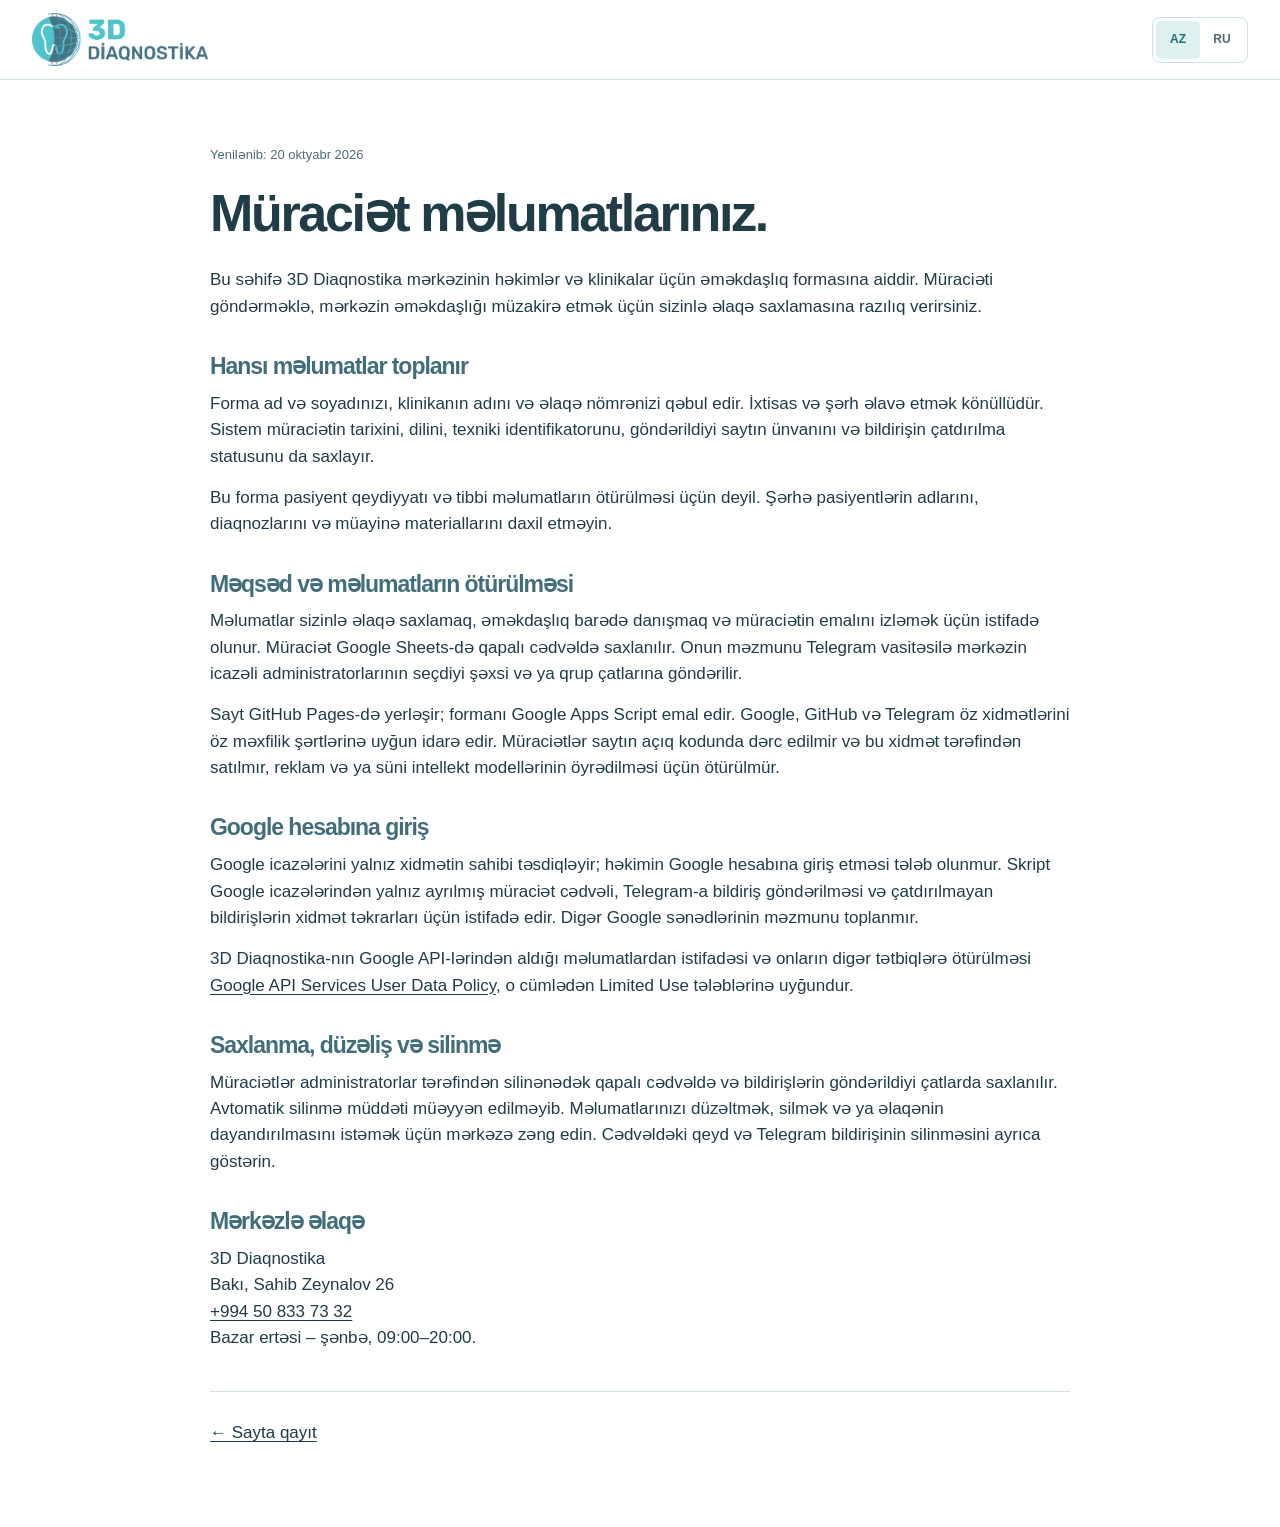
<file: site/doctors/privacy.html>
<!doctype html>
<html lang="az">
<head>
  <meta charset="utf-8">
  <meta name="viewport" content="width=device-width,initial-scale=1">
  <meta name="robots" content="noindex">
  <title>Məlumatların qorunması | 3D Diaqnostika</title>
  <meta name="description" content="3D Diaqnostika: həkimin əməkdaşlıq müraciətindəki məlumatların istifadəsi, saxlanması və silinməsi.">
  <link rel="icon" href="assets/logo.png" type="image/png">
  <link rel="stylesheet" href="styles.css">
  <style>.header-tools{margin-left:auto}.policy{width:min(860px,calc(100% - 40px));margin:65px auto 80px}.policy h1{font-size:clamp(32px,5vw,52px);margin:20px 0 26px}.policy h2{font-size:23px;margin:34px 0 12px}.policy p{margin:0 0 15px}.policy a{text-decoration:underline;text-underline-offset:3px}.policy .updated{color:var(--muted);font-size:13px}.policy address{font-style:normal;margin-top:12px}.policy ul{padding-left:22px}.policy li{margin:7px 0}.policy-footer{border-top:1px solid var(--line);padding-top:28px;margin-top:40px}</style>
<link rel="canonical" href="https://3dd.az/doctors/privacy.html">
</head>
<body>
  <header class="header"><a class="brand" href="./" aria-label="3D Diaqnostika"><img src="assets/logo.png" alt="3D Diaqnostika" width="1686" height="500"></a><div class="header-tools"><div class="language" aria-label="Dil / Язык"><button type="button" data-lang="az" aria-pressed="true">AZ</button><button type="button" data-lang="ru" aria-pressed="false">RU</button></div></div></header>
  <main class="policy">
    <p class="updated"><span class="az">Yenilənib: 20 oktyabr 2026</span><span class="ru">Обновлено: 20 октября 2026</span></p>
    <h1><span class="az">Müraciət məlumatlarınız.</span><span class="ru">Данные вашей заявки.</span></h1>
    <p><span class="az">Bu səhifə 3D Diaqnostika mərkəzinin həkimlər və klinikalar üçün əməkdaşlıq formasına aiddir. Müraciəti göndərməklə, mərkəzin əməkdaşlığı müzakirə etmək üçün sizinlə əlaqə saxlamasına razılıq verirsiniz.</span><span class="ru">Эта страница описывает работу формы сотрудничества для врачей и клиник центра 3D Diaqnostika. Отправляя заявку, вы соглашаетесь, чтобы центр связался с вами для обсуждения сотрудничества.</span></p>
    <section><h2><span class="az">Hansı məlumatlar toplanır</span><span class="ru">Какие данные собираются</span></h2>
      <p><span class="az">Forma ad və soyadınızı, klinikanın adını və əlaqə nömrənizi qəbul edir. İxtisas və şərh əlavə etmək könüllüdür. Sistem müraciətin tarixini, dilini, texniki identifikatorunu, göndərildiyi saytın ünvanını və bildirişin çatdırılma statusunu da saxlayır.</span><span class="ru">Форма принимает имя и фамилию, название клиники и контактный телефон. Специализация и комментарий необязательны. Система также сохраняет дату, язык, технический идентификатор заявки, адрес сайта отправки и статус доставки уведомления.</span></p>
      <p><span class="az">Bu forma pasiyent qeydiyyatı və tibbi məlumatların ötürülməsi üçün deyil. Şərhə pasiyentlərin adlarını, diaqnozlarını və müayinə materiallarını daxil etməyin.</span><span class="ru">Форма предназначена для сотрудничества с врачами. Не указывайте в комментарии имена пациентов, диагнозы и материалы исследований.</span></p>
    </section>
    <section><h2><span class="az">Məqsəd və məlumatların ötürülməsi</span><span class="ru">Цель и передача данных</span></h2>
      <p><span class="az">Məlumatlar sizinlə əlaqə saxlamaq, əməkdaşlıq barədə danışmaq və müraciətin emalını izləmək üçün istifadə olunur. Müraciət Google Sheets-də qapalı cədvəldə saxlanılır. Onun məzmunu Telegram vasitəsilə mərkəzin icazəli administratorlarının seçdiyi şəxsi və ya qrup çatlarına göndərilir.</span><span class="ru">Данные используются для связи с вами, обсуждения сотрудничества и обработки обращения. Заявка сохраняется в закрытой Google Таблице. Её содержание передаётся через Telegram в личные или групповые чаты, подключённые разрешёнными администраторами центра.</span></p>
      <p><span class="az">Sayt GitHub Pages-də yerləşir; formanı Google Apps Script emal edir. Google, GitHub və Telegram öz xidmətlərini öz məxfilik şərtlərinə uyğun idarə edir. Müraciətlər saytın açıq kodunda dərc edilmir və bu xidmət tərəfindən satılmır, reklam və ya süni intellekt modellərinin öyrədilməsi üçün ötürülmür.</span><span class="ru">Сайт размещён на GitHub Pages; форму обрабатывает Google Apps Script. Google, GitHub и Telegram работают по собственным правилам конфиденциальности. Заявки не публикуются в открытом коде сайта; этот сервис не продаёт их и не передаёт для рекламы или обучения моделей ИИ.</span></p>
    </section>
    <section><h2><span class="az">Google hesabına giriş</span><span class="ru">Доступ к аккаунту Google</span></h2>
      <p><span class="az">Google icazələrini yalnız xidmətin sahibi təsdiqləyir; həkimin Google hesabına giriş etməsi tələb olunmur. Skript Google icazələrindən yalnız ayrılmış müraciət cədvəli, Telegram-a bildiriş göndərilməsi və çatdırılmayan bildirişlərin xidmət təkrarları üçün istifadə edir. Digər Google sənədlərinin məzmunu toplanmır.</span><span class="ru">Разрешения Google подтверждает только владелец сервиса; врачу входить в Google не требуется. Скрипт использует разрешения для отдельной таблицы заявок, отправки уведомлений в Telegram и служебных повторов доставки. Содержимое других Google-документов не собирается.</span></p>
      <p><span class="az">3D Diaqnostika-nın Google API-lərindən aldığı məlumatlardan istifadəsi və onların digər tətbiqlərə ötürülməsi <a href="https://developers.google.com/terms/api-services-user-data-policy" target="_blank" rel="noopener">Google API Services User Data Policy</a>, o cümlədən Limited Use tələblərinə uyğundur.</span><span class="ru">Использование и передача сервисом 3D Diaqnostika данных, полученных через Google API, соответствуют <a href="https://developers.google.com/terms/api-services-user-data-policy" target="_blank" rel="noopener">Google API Services User Data Policy</a>, включая требования Limited Use.</span></p>
    </section>
    <section><h2><span class="az">Saxlanma, düzəliş və silinmə</span><span class="ru">Хранение, исправление и удаление</span></h2>
      <p><span class="az">Müraciətlər administratorlar tərəfindən silinənədək qapalı cədvəldə və bildirişlərin göndərildiyi çatlarda saxlanılır. Avtomatik silinmə müddəti müəyyən edilməyib. Məlumatlarınızı düzəltmək, silmək və ya əlaqənin dayandırılmasını istəmək üçün mərkəzə zəng edin. Cədvəldəki qeyd və Telegram bildirişinin silinməsini ayrıca göstərin.</span><span class="ru">Заявки хранятся в закрытой таблице и чатах уведомлений до удаления администраторами. Автоматический срок удаления не установлен. Чтобы исправить или удалить данные либо прекратить связь, позвоните в центр. Уточните, что требуется удалить запись в таблице и уведомление в Telegram.</span></p>
    </section>
    <section><h2><span class="az">Mərkəzlə əlaqə</span><span class="ru">Связь с центром</span></h2>
      <address>3D Diaqnostika<br>Bakı, Sahib Zeynalov 26<br><a href="tel:+994508337332">+994 50 833 73 32</a></address>
      <p><span class="az">Bazar ertəsi – şənbə, 09:00–20:00.</span><span class="ru">Понедельник – суббота, 09:00–20:00.</span></p>
    </section>
    <div class="policy-footer"><a href="./"><span class="az">← Sayta qayıt</span><span class="ru">← Вернуться на сайт</span></a></div>
  </main>
  <script>
  (()=>{const root=document.documentElement;const buttons=document.querySelectorAll('[data-lang]');function language(lang){root.lang=lang==='ru'?'ru':'az';buttons.forEach(button=>button.setAttribute('aria-pressed',String(button.dataset.lang===root.lang)));document.title=root.lang==='ru'?'Данные заявки | 3D Diaqnostika':'Məlumatların qorunması | 3D Diaqnostika';const url=new URL(location.href);if(root.lang==='ru')url.searchParams.set('lang','ru');else url.searchParams.delete('lang');history.replaceState(null,'',url);}buttons.forEach(button=>button.addEventListener('click',()=>language(button.dataset.lang)));language(new URLSearchParams(location.search).get('lang'));let saved;try{saved=localStorage.getItem('3d-diaqnostika-theme');}catch{}root.dataset.theme=saved||(matchMedia('(prefers-color-scheme:dark)').matches?'dark':'light');})();
  </script>
</body>
</html>
</file>
<file: site/doctors/styles.css>
:root{--bg:#fff;--soft:#f1f7f7;--surface:#fff;--ink:#203c46;--muted:#506b75;--brand:#426e7c;--accent:#216f79;--accent-soft:#e0f1f2;--line:#d2e3e6;--shadow:#214e5912;--radius:12px;--header-height:80px;color-scheme:light}
:root[data-theme=dark]{--bg:#101e24;--soft:#162a31;--surface:#1b3038;--ink:#e3f0f2;--muted:#a6c0c8;--brand:#a3ced8;--accent:#75cbd1;--accent-soft:#203e46;--line:#35535d;--shadow:#07101540;color-scheme:dark}
*{box-sizing:border-box}html{scroll-padding-top:110px}body{margin:0;font-family:"Segoe UI",Arial,sans-serif;color:var(--ink);background:var(--bg);font-size:17px;line-height:1.55;-webkit-font-smoothing:antialiased}html[lang=az] .ru,html[lang=ru] .az,[hidden]{display:none!important}a{color:inherit;text-decoration:none}button,input,textarea,select{font:inherit}button,a,input,textarea,select{-webkit-tap-highlight-color:transparent}button{cursor:pointer}a:focus-visible,button:focus-visible,input:focus-visible,textarea:focus-visible,select:focus-visible{outline:3px solid var(--accent);outline-offset:4px}button:disabled{cursor:wait;opacity:.65}img{max-width:100%;height:auto;display:block}figure,p,h1,h2,h3,dl,dd{margin:0}address{font-style:normal}h1,h2,h3{font-weight:650;letter-spacing:-.045em;line-height:1.08}h1{font-size:clamp(42px,4.55vw,68px);max-width:750px}h1 em{font-style:normal;color:var(--accent)}h2{font-size:clamp(34px,3.4vw,50px);color:var(--brand)}h3{font-size:24px;letter-spacing:-.025em}figcaption,.fine-print{font-size:12px;line-height:1.5;color:var(--muted)}figcaption{margin-top:12px}::selection{background:#bde3e5;color:#173f49}.section-wrap{width:min(1240px,calc(100% - 96px));margin-inline:auto}.skip-link{position:fixed;top:8px;left:8px;z-index:50;transform:translateY(-160%);padding:12px 20px;background:var(--surface);border:2px solid var(--accent)}.skip-link:focus{transform:none}
.header{height:var(--header-height);width:100%;padding:0 max(32px,calc((100vw - 1304px)/2));display:flex;align-items:center;gap:40px;border-bottom:1px solid var(--line);background:var(--bg);position:sticky;top:0;z-index:20}.brand{flex-shrink:0;display:block;width:176px}.brand img{width:100%}.desktop-nav{display:flex;gap:30px;margin-left:auto;font-size:14px;font-weight:600}.desktop-nav a:hover,.text-link:hover{color:var(--accent)}.header-tools{display:flex;align-items:center;gap:12px}.language{display:flex;align-items:center;border:1px solid var(--line);border-radius:8px;padding:3px}.language button{border:0;background:transparent;color:var(--muted);font-size:12px;font-weight:700;min-width:35px;min-height:34px;border-radius:5px}.language button[aria-pressed=true]{background:var(--accent-soft);color:var(--accent)}.theme-button{display:grid;place-items:center;min-width:36px;min-height:40px;border:0;background:none;color:var(--muted)}.button{display:inline-flex;align-items:center;justify-content:center;gap:22px;min-height:58px;border:1px solid transparent;border-radius:8px;padding:16px 24px;background:var(--accent);color:#fff;font-size:15px;font-weight:650;line-height:1.35;text-align:center}.button:hover{filter:brightness(.94)}.button.small{min-height:43px;padding:10px 15px;font-size:12px;gap:18px}:root[data-theme=dark] .button{color:#102e37}.text-link{display:inline-flex;align-items:center;gap:22px;font-size:14px;font-weight:650;border-bottom:1px solid var(--line);padding:7px 0}.text-link span[aria-hidden]{font-size:21px;font-weight:400}.eyebrow,.section-index{font-size:12px;letter-spacing:.055em;font-weight:650;color:var(--muted)}.eyebrow{display:flex;align-items:center;gap:9px}.dot{width:7px;height:7px;flex-shrink:0;background:var(--accent);border-radius:50%}.section-index{margin-bottom:28px}
.hero{display:grid;grid-template-columns:1.07fr 1fr;gap:55px;padding-block:80px 74px;align-items:center}.hero h1{margin-top:25px}.hero-lead{font-size:19px;line-height:1.6;color:var(--muted);max-width:535px;margin-top:27px}.hero-actions{display:flex;align-items:center;gap:26px;flex-wrap:wrap;margin-top:33px}.hero-location{display:flex;align-items:center;gap:13px;margin-top:47px}.hero-location strong{display:block;color:var(--brand);font-size:14px}.hero-location div>span{font-size:12px;color:var(--muted)}.location-icon{display:grid;place-items:center;width:30px;height:32px;background:var(--accent-soft);color:var(--accent);border-radius:6px;font-size:19px;font-weight:700}.hero-photo{background:#e6f0f1;position:relative;overflow:hidden;aspect-ratio:1.18;border-radius:var(--radius)}.hero-photo>img{width:100%;height:100%;object-fit:cover;object-position:60% center}.image-label{position:absolute;left:23px;right:23px;bottom:23px;padding:17px 20px;background:#fffefa;color:#315e6b;border:1px solid #fff;border-radius:8px;max-width:270px;box-shadow:0 5px 22px #143c4b0c}.image-label>span{font-size:11px;color:#5b737c}.image-label strong{display:block;font-size:22px;line-height:1.2;letter-spacing:-.025em;margin-top:5px}.hero-figure figcaption{text-align:right;font-size:10px}
.independence{border-top:1px solid var(--line);padding-block:48px 88px}.independence-body{display:grid;grid-template-columns:1fr 1.05fr;gap:100px;align-items:start}.independence-text{color:var(--muted);font-size:19px;max-width:550px}.independence-text p+p{margin-top:19px}.services{background:var(--soft);padding-block:80px 64px}.section-heading{display:flex;align-items:flex-end;justify-content:space-between;gap:50px;margin-bottom:40px}.heading-note{color:var(--muted);font-size:15px;max-width:300px}.service-explorer{display:grid;grid-template-columns:.9fr 1.15fr;gap:55px;align-items:start}.service-groups{display:flex;gap:8px;margin-bottom:16px}.service-groups button{flex:1;border:1px solid var(--line);color:var(--brand);background:var(--surface);font-size:13px;min-height:47px;padding:10px 7px;font-weight:650;border-radius:7px;white-space:nowrap}.service-groups button[aria-pressed=true]{background:var(--brand);border-color:var(--brand);color:var(--bg)}.service-options{display:grid;grid-template-columns:1fr 1fr;gap:9px;min-height:192px;align-content:start}.service-options[data-options=whole],.service-options[data-options="2d"]{grid-template-columns:1fr}.service-option{min-height:58px;border:1px solid var(--line);border-radius:8px;background:var(--surface);color:var(--ink);font-size:15px;padding:13px 12px;font-weight:500;line-height:1.2}.service-option:hover{border-color:var(--accent)}.service-option[aria-pressed=true]{color:var(--accent);border-color:var(--accent);background:var(--accent-soft);box-shadow:inset 0 0 0 1px var(--accent)}.choice-detail{font-size:12px;display:block;font-weight:400;margin-top:4px}.service-details{margin-top:22px;min-height:130px}.service-price{display:flex;gap:9px;align-items:baseline;color:var(--accent);line-height:1.1}.service-price strong{font-size:48px;letter-spacing:-.05em;font-weight:650}.service-price>span{font-size:20px;font-weight:600}#service-description{color:var(--muted);font-size:17px;line-height:1.5;margin-top:15px}.service-stage{aspect-ratio:1.53;min-width:0;display:flex;align-items:center;justify-content:center;border:1px solid var(--line);border-radius:var(--radius);background:#f3f8f8;overflow:hidden}.service-stage img{display:none;width:100%;height:100%;object-fit:contain}.service-stage img.is-selected{display:block}.service-figure figcaption{min-height:40px;max-width:580px}.service-figure figcaption a{text-decoration:underline;text-underline-offset:3px}.service-footnote{max-width:725px;color:var(--muted);font-size:12px;margin-top:35px}
.results{display:grid;grid-template-columns:1.02fr 1fr;gap:90px;align-items:center;padding-block:100px}.results-image{min-width:0}.results-image img{width:100%;border-radius:var(--radius)}.results h2{font-size:clamp(33px,3.15vw,47px)}.result-list{margin-top:28px}.result-list>div{padding:20px 0;border-bottom:1px solid var(--line)}.result-list dt{font-weight:650;font-size:16px;color:var(--brand)}.result-list dd{font-size:15px;color:var(--muted);margin-top:7px;max-width:460px}.workflow{padding-block:8px 98px}.steps{display:grid;grid-template-columns:repeat(3,1fr);gap:45px;padding:0;margin:46px 0 0;list-style:none}.steps li{padding-top:20px;border-top:1px solid var(--line)}.step-number{font-size:14px;font-weight:650;color:var(--accent)}.steps h3{margin-top:23px;font-size:22px;line-height:1.2}.steps p{font-size:16px;color:var(--muted);margin-top:14px;max-width:330px}.invitation{background:var(--accent-soft);padding-block:64px}.invitation-grid{display:grid;grid-template-columns:1fr 1.05fr;gap:100px}.invitation h2{margin-top:23px}.invitation-offer{font-size:27px;line-height:1.25;letter-spacing:-.025em;font-weight:600;color:var(--brand)}.invitation-copy>p+p{margin-top:19px;color:var(--muted)}.invitation-copy .text-link{margin-top:18px}.location{padding-block:95px;display:grid;grid-template-columns:1.1fr .9fr;gap:90px;align-items:center}.location h2{font-size:clamp(32px,3.15vw,47px)}.location address{margin-top:32px}.location address strong{font-size:19px;color:var(--brand);display:block}.location address>span{display:block;font-size:15px;color:var(--muted);margin-top:12px}.contact-phone{display:inline-block;font-size:25px;letter-spacing:-.025em;font-weight:600;color:var(--brand);margin-top:26px}.location .text-link{margin-top:22px}.route-map{max-width:440px;width:100%;justify-self:end}.route-map svg{width:100%;height:auto;display:block}.route-map figcaption{font-size:10px}
.apply-section{border-top:1px solid var(--line);background:var(--soft);padding-block:78px 85px}.apply-grid{display:grid;grid-template-columns:.88fr 1.12fr;gap:80px;align-items:start}.apply-copy>p:not(.section-index){max-width:390px;font-size:18px;color:var(--muted);margin-top:23px}.form-context{font-size:12px;color:var(--muted);max-width:350px;border-left:2px solid var(--accent);padding-left:13px;margin-top:28px}.apply-copy .contact-phone{font-size:22px}form{min-width:0}.form-row{display:grid;grid-template-columns:1fr 1fr;gap:18px}.field{margin-bottom:21px}.field label{font-size:13px;font-weight:600;color:var(--brand);display:block;margin-bottom:9px}.field input,.field textarea,.field select{display:block;width:100%;border:1px solid var(--line);border-radius:7px;background:var(--surface);color:var(--ink);min-height:49px;padding:12px 13px;font-size:15px;transition:border-color .15s}.field textarea{resize:vertical;min-height:105px;max-height:250px}.field input::placeholder,.field textarea::placeholder{color:var(--muted);opacity:.8}.field input:hover,.field textarea:hover,.field select:hover{border-color:var(--muted)}.consent{display:flex;align-items:flex-start;gap:11px;font-size:12px;color:var(--muted);line-height:1.5;margin:2px 0 22px;cursor:pointer}.consent input{flex-shrink:0;width:18px;height:18px;margin:1px 0 0;accent-color:var(--accent)}.submit-button{width:100%;min-height:55px}.honeypot{position:absolute;width:1px;height:1px;overflow:hidden;clip-path:inset(50%);white-space:nowrap}.form-status{font-size:14px;margin-top:15px;white-space:pre-line}.form-status:empty{display:none}.form-status[data-state=success]{color:var(--accent)}.form-status[data-state=error]{color:var(--ink);border-left:3px solid var(--accent);padding-left:13px}.form-note{font-size:11px;color:var(--muted);margin-top:14px}.footer{display:flex;align-items:center;justify-content:space-between;gap:28px;padding-block:35px}.footer .brand{width:150px}.footer p{font-size:12px;color:var(--muted)}.footer>a:last-child{font-size:13px;color:var(--brand);white-space:nowrap}
.section-heading{display:block}.heading-note{max-width:580px;margin-top:20px}.theme-button{font-size:23px}.hero-figure figcaption{text-align:left}.equipment-name{display:block;font-size:17px;line-height:1.3;font-weight:600;color:var(--brand);margin-bottom:5px}:root[data-theme=dark] .brand{background:#fff;border-radius:5px;padding:5px 8px}
.language button{min-width:44px;min-height:38px}.theme-button{min-width:44px;min-height:44px}
@media(prefers-reduced-motion:no-preference){html{scroll-behavior:smooth}.button,.service-option,.text-link{transition:background-color .18s,color .18s,border-color .18s}.hero-copy{animation:enter .55s both}.hero-figure{animation:enter .65s .07s both}@keyframes enter{from{opacity:0;transform:translateY(12px)}to{opacity:1;transform:none}}}
@media(max-width:1180px){.header{gap:23px;padding-inline:30px}.desktop-nav{gap:20px}.header-tools{gap:6px}.header-cta{display:none}.section-wrap{width:calc(100% - 76px)}.hero{gap:32px}.hero-actions{gap:15px}.hero-actions .button{padding-inline:17px;font-size:14px}.independence-body,.invitation-grid{gap:65px}.service-explorer{gap:35px}.results{gap:55px}.apply-grid{gap:50px}.location{gap:55px}}
@media(max-width:820px){:root{--header-height:78px}.section-wrap{width:calc(100% - 48px)}.header{padding-inline:24px;gap:14px;justify-content:space-between}.brand{width:150px}.desktop-nav{display:none}.header-tools{gap:9px}.language button{min-width:32px;min-height:34px}.theme-button{min-width:29px}.hero{padding-block:50px 52px;gap:35px;grid-template-columns:1fr}.hero-copy{max-width:650px}.hero h1{font-size:clamp(42px,7.1vw,62px);margin-top:23px}.hero-lead{font-size:18px;max-width:600px;margin-top:24px}.hero-actions{margin-top:27px;gap:22px}.hero-location{margin-top:30px}.hero-photo{aspect-ratio:1.85}.hero-figure{max-width:700px}.hero-figure figcaption{text-align:left}.image-label{bottom:16px;left:16px;padding:12px 15px;max-width:235px}.image-label strong{font-size:19px}.independence{padding-block:38px 60px}.independence-body{grid-template-columns:1fr;gap:25px}.independence-text{font-size:17px;max-width:650px}.section-index{margin-bottom:20px}.services{padding-block:55px 45px}.section-heading{display:block;margin-bottom:28px}.heading-note{max-width:510px;margin-top:24px}.service-explorer{grid-template-columns:1fr;gap:20px}.service-controls{max-width:650px;width:100%}.service-options{min-height:190px}.service-details{min-height:102px;margin-top:18px}.service-price strong{font-size:43px}.service-figure{max-width:700px}.service-stage{aspect-ratio:1.53}.service-footnote{margin-top:23px}.results{grid-template-columns:1fr;gap:38px;padding-block:60px}.results-image{order:2;max-width:650px}.result-list{margin-top:20px}.workflow{padding-block:5px 58px}.steps{gap:25px;margin-top:30px}.steps h3{font-size:19px}.steps p{font-size:14px}.invitation{padding-block:47px}.invitation-grid{grid-template-columns:1fr;gap:30px}.invitation-copy{max-width:610px}.invitation-offer{font-size:24px}.location{padding-block:62px;grid-template-columns:1fr;gap:35px}.route-map{justify-self:start;max-width:500px}.apply-section{padding-block:55px}.apply-grid{grid-template-columns:1fr;gap:35px}.apply-copy>p:not(.section-index){max-width:580px}.apply-copy .contact-phone{margin-top:20px}.form-context{max-width:none;margin-top:20px}.footer{flex-wrap:wrap;padding-block:30px;gap:20px}.footer p{max-width:280px;order:3;width:100%}}
@media(max-width:480px){.header{padding-inline:20px}.section-wrap{width:calc(100% - 40px)}.brand{width:137px}.header-tools{gap:4px}.language button{min-height:35px;min-width:31px}.theme-button{min-height:42px;min-width:33px}.hero{padding-top:37px;gap:29px}.eyebrow{font-size:10px;letter-spacing:.035em}.hero h1{font-size:41px;line-height:1.12;letter-spacing:-.05em}.hero-lead{font-size:16px;margin-top:20px}.hero-actions{display:flex;align-items:flex-start;flex-direction:column;gap:15px}.hero-actions .button{width:100%;font-size:14px}.hero-location{margin-top:25px}.hero-photo{aspect-ratio:1.22}.hero-photo>img{object-position:58% center}.image-label{max-width:210px;bottom:13px;left:13px}.image-label strong{font-size:18px}.section-index{font-size:10px;letter-spacing:.035em}h2{font-size:33px}.independence-text{font-size:16px}.section-heading h2{font-size:32px}.heading-note{font-size:14px;margin-top:20px}.service-groups{gap:6px}.service-groups button{font-size:11.5px;padding-inline:4px;min-height:47px}.service-option{font-size:14px;min-height:60px;padding:13px 7px}.service-options{min-height:198px}.choice-detail{font-size:11px}.service-price strong{font-size:42px}#service-description{font-size:15px;min-height:45px}.service-stage{aspect-ratio:1.45}.service-figure figcaption{font-size:10px}.service-footnote{font-size:11px}.results h2,.location h2{font-size:32px}.steps{grid-template-columns:1fr;gap:25px}.steps li{display:grid;grid-template-columns:32px 1fr;column-gap:15px;padding-top:16px}.step-number{grid-row:1/3;margin-top:3px}.steps h3{margin-top:0;font-size:21px}.steps p{margin-top:9px;font-size:15px;max-width:none}.invitation-offer{font-size:23px}.invitation-copy>p+p{font-size:15px}.invitation-copy>p.fine-print{font-size:11px}.location address strong{font-size:17px}.location address>span{font-size:14px}.contact-phone{font-size:25px}.form-row{grid-template-columns:1fr;gap:0}.field{margin-bottom:19px}.field input,.field select,.field textarea{font-size:16px}.apply-copy>p:not(.section-index){font-size:16px}.consent{font-size:12px}.footer .brand{width:132px}.footer>a:last-child{font-size:12px}.footer{gap:17px}}

.application-contact{border-top:2px solid var(--accent);padding-top:25px;max-width:510px}.application-contact p{color:var(--muted);margin:18px 0 26px;max-width:420px}.application-contact .button{display:inline-flex}

.location{grid-template-columns:1fr 1fr;gap:55px}.live-map-wrap{position:relative;min-width:0;width:100%;height:420px;border:1px solid var(--line);border-radius:var(--radius);overflow:hidden;isolation:isolate;background:#e9f1ef}#location-map{width:100%;height:100%;font-family:inherit;color:#253e47}#map-placeholder{position:absolute;inset:0;z-index:2;height:100%;display:flex;flex-direction:column;align-items:center;justify-content:center;color:#426e7c;gap:10px;background:#edf4f3}.map-actions{display:flex;align-items:center;gap:22px;flex-wrap:wrap;margin-top:28px}.map-actions .text-link{margin:0;padding:8px 0;border:0;background:none;color:var(--accent);font:inherit;font-size:14px;cursor:pointer}#map-share-status{font-size:12px;color:var(--muted);margin-top:10px;overflow-wrap:anywhere}.map-pin{width:48px;height:48px;display:flex;align-items:center;justify-content:center;background:#216f79;border:4px solid white;box-shadow:0 4px 16px #173f4940;border-radius:50% 50% 50% 6px;color:white;font:bold 17px "Segoe UI",Arial,sans-serif;transform:rotate(-45deg)}.map-pin b{transform:rotate(45deg)}.clinic-map-marker{width:48px;height:56px;padding:0;border:0;background:none;cursor:pointer;overflow:visible}.map-place-label{position:absolute;top:12px;left:56px;padding:5px 8px;border:1px solid #b9d6d5;border-radius:4px;color:#215c68;background:#f5faf8;font:600 12px "Segoe UI",Arial,sans-serif;white-space:nowrap;box-shadow:0 2px 9px #173f4915;pointer-events:none}.maplibregl-ctrl-attrib{font-size:10px;line-height:1.4;max-width:calc(100% - 8px)}.maplibregl-ctrl-attrib-inner{padding:3px 20px 3px 3px}.maplibregl-ctrl button{width:34px;height:34px}.maplibregl-popup-content{font:13px/1.5 "Segoe UI",Arial,sans-serif;color:#215c68}:root[data-theme=dark] .map-place-label{color:#cae3e4;background:#1b3e46;border-color:#4d7781}:root[data-theme=dark] .live-map-wrap{background:#162f36}.contact-actions{display:flex;flex-direction:column;align-items:flex-start;gap:14px}.contact-label{font-size:12px;letter-spacing:0;font-weight:400;display:block;margin-bottom:5px;color:var(--muted)}.contact-actions .whatsapp-link{min-width:180px;justify-content:space-between;gap:35px}.service-stage #jaw-schematic{width:100%;height:100%;display:block}#jaw-schematic [data-tooth]>path:first-child{fill:#fff;stroke:#bdcfd3;transition:fill .14s,stroke .14s}#jaw-schematic [data-tooth]>path:nth-child(2){stroke:#bdcfd3}#jaw-schematic [data-tooth] text{fill:#82999f}#jaw-schematic [data-tooth][data-selected=true]>path:first-child{fill:#9edcde;stroke:#278793}#jaw-schematic [data-tooth][data-selected=true]>path:nth-child(2){stroke:#278793}#jaw-schematic [data-tooth][data-selected=true] text{fill:#215c68}
@media(max-width:900px){.location{grid-template-columns:1fr;gap:30px}.live-map-wrap{height:390px}}@media(max-width:480px){.live-map-wrap{height:330px}.map-actions{gap:17px}.map-actions .button{font-size:14px}.map-actions .text-link{font-size:13px}}@media(prefers-reduced-motion:reduce){#jaw-schematic [data-tooth]>path:first-child{transition:none}}

.footer-links{display:flex;flex-wrap:wrap;gap:12px 24px;font-size:12px;color:var(--muted)}.footer-links a:hover,.form-note a:hover{color:var(--accent)}.form-note a{text-decoration:underline;text-underline-offset:3px}

/* The map fills one complete half of the location section. */
.location.section-wrap{width:100%;max-width:none;margin:0;padding:0;grid-template-columns:1fr 1fr;gap:0;align-items:stretch;min-height:560px}
.location-copy{display:flex;flex-direction:column;justify-content:center;min-width:0;padding:80px clamp(36px,5vw,80px) 80px max(38px,calc((100vw - 1240px)/2))}
.location .live-map-wrap{height:auto;min-height:560px;align-self:stretch;border:0;border-radius:0}
@media(max-width:900px){.location.section-wrap{grid-template-columns:1fr;min-height:0}.location-copy{padding:56px 24px 44px}.location .live-map-wrap{height:390px;min-height:0}}
@media(max-width:480px){.location-copy{padding-inline:20px}.location .live-map-wrap{height:330px}}
</file>
<file: site/doctors/assets/maplibre-gl.css>
.maplibregl-map{font:12px/20px Helvetica Neue,Arial,Helvetica,sans-serif;overflow:hidden;position:relative;-webkit-tap-highlight-color:rgb(0 0 0/0)}.maplibregl-canvas{left:0;position:absolute;top:0}.maplibregl-map:fullscreen{height:100%;width:100%}.maplibregl-ctrl-group button.maplibregl-ctrl-compass{touch-action:none}.maplibregl-canvas-container.maplibregl-interactive,.maplibregl-ctrl-group button.maplibregl-ctrl-compass{cursor:grab;-webkit-user-select:none;-moz-user-select:none;user-select:none}.maplibregl-canvas-container.maplibregl-interactive.maplibregl-track-pointer{cursor:pointer}.maplibregl-canvas-container.maplibregl-interactive:active,.maplibregl-ctrl-group button.maplibregl-ctrl-compass:active{cursor:grabbing}.maplibregl-canvas-container.maplibregl-touch-zoom-rotate,.maplibregl-canvas-container.maplibregl-touch-zoom-rotate .maplibregl-canvas{touch-action:pan-x pan-y}.maplibregl-canvas-container.maplibregl-touch-drag-pan,.maplibregl-canvas-container.maplibregl-touch-drag-pan .maplibregl-canvas{touch-action:pinch-zoom}.maplibregl-canvas-container.maplibregl-touch-zoom-rotate.maplibregl-touch-drag-pan,.maplibregl-canvas-container.maplibregl-touch-zoom-rotate.maplibregl-touch-drag-pan .maplibregl-canvas{touch-action:none}.maplibregl-canvas-container.maplibregl-touch-drag-pan.maplibregl-cooperative-gestures,.maplibregl-canvas-container.maplibregl-touch-drag-pan.maplibregl-cooperative-gestures .maplibregl-canvas{touch-action:pan-x pan-y}.maplibregl-ctrl-bottom-left,.maplibregl-ctrl-bottom-right,.maplibregl-ctrl-top-left,.maplibregl-ctrl-top-right{pointer-events:none;position:absolute;z-index:2}.maplibregl-ctrl-top-left{left:0;top:0}.maplibregl-ctrl-top-right{right:0;top:0}.maplibregl-ctrl-bottom-left{bottom:0;left:0}.maplibregl-ctrl-bottom-right{bottom:0;right:0}.maplibregl-ctrl{clear:both;pointer-events:auto;transform:translate(0)}.maplibregl-ctrl-top-left .maplibregl-ctrl{float:left;margin:10px 0 0 10px}.maplibregl-ctrl-top-right .maplibregl-ctrl{float:right;margin:10px 10px 0 0}.maplibregl-ctrl-bottom-left .maplibregl-ctrl{float:left;margin:0 0 10px 10px}.maplibregl-ctrl-bottom-right .maplibregl-ctrl{float:right;margin:0 10px 10px 0}.maplibregl-ctrl-group{background:#fff;border-radius:4px}.maplibregl-ctrl-group:not(:empty){box-shadow:0 0 0 2px rgba(0,0,0,.1)}@media (forced-colors:active){.maplibregl-ctrl-group:not(:empty){box-shadow:0 0 0 2px ButtonText}}.maplibregl-ctrl-group button{background-color:transparent;border:0;box-sizing:border-box;cursor:pointer;display:block;height:29px;outline:none;padding:0;width:29px}.maplibregl-ctrl-group button+button{border-top:1px solid #ddd}.maplibregl-ctrl button .maplibregl-ctrl-icon{background-position:50%;background-repeat:no-repeat;display:block;height:100%;width:100%}@media (forced-colors:active){.maplibregl-ctrl-icon{background-color:transparent}.maplibregl-ctrl-group button+button{border-top:1px solid ButtonText}}.maplibregl-ctrl button::-moz-focus-inner{border:0;padding:0}.maplibregl-ctrl-attrib-button:focus,.maplibregl-ctrl-group button:focus{box-shadow:0 0 2px 2px #0096ff}.maplibregl-ctrl button:disabled{cursor:not-allowed}.maplibregl-ctrl button:disabled .maplibregl-ctrl-icon{opacity:.25}@media (hover:hover){.maplibregl-ctrl button:not(:disabled):hover{background-color:rgba(0,0,0,.05)}}.maplibregl-ctrl button:not(:disabled):active{background-color:rgba(0,0,0,.05)}.maplibregl-ctrl-group button:focus:focus-visible{box-shadow:0 0 2px 2px #0096ff}.maplibregl-ctrl-group button:focus:not(:focus-visible){box-shadow:none}.maplibregl-ctrl-group button:focus:first-child{border-radius:4px 4px 0 0}.maplibregl-ctrl-group button:focus:last-child{border-radius:0 0 4px 4px}.maplibregl-ctrl-group button:focus:only-child{border-radius:inherit}.maplibregl-ctrl button.maplibregl-ctrl-zoom-out .maplibregl-ctrl-icon{background-image:url("data:image/svg+xml;charset=utf-8,%3Csvg xmlns='http://www.w3.org/2000/svg' width='29' height='29' fill='%23333' viewBox='0 0 29 29'%3E%3Cpath d='M10 13c-.75 0-1.5.75-1.5 1.5S9.25 16 10 16h9c.75 0 1.5-.75 1.5-1.5S19.75 13 19 13z'/%3E%3C/svg%3E")}.maplibregl-ctrl button.maplibregl-ctrl-zoom-in .maplibregl-ctrl-icon{background-image:url("data:image/svg+xml;charset=utf-8,%3Csvg xmlns='http://www.w3.org/2000/svg' width='29' height='29' fill='%23333' viewBox='0 0 29 29'%3E%3Cpath d='M14.5 8.5c-.75 0-1.5.75-1.5 1.5v3h-3c-.75 0-1.5.75-1.5 1.5S9.25 16 10 16h3v3c0 .75.75 1.5 1.5 1.5S16 19.75 16 19v-3h3c.75 0 1.5-.75 1.5-1.5S19.75 13 19 13h-3v-3c0-.75-.75-1.5-1.5-1.5'/%3E%3C/svg%3E")}@media (forced-colors:active){.maplibregl-ctrl button.maplibregl-ctrl-zoom-out .maplibregl-ctrl-icon{background-image:url("data:image/svg+xml;charset=utf-8,%3Csvg xmlns='http://www.w3.org/2000/svg' width='29' height='29' fill='%23fff' viewBox='0 0 29 29'%3E%3Cpath d='M10 13c-.75 0-1.5.75-1.5 1.5S9.25 16 10 16h9c.75 0 1.5-.75 1.5-1.5S19.75 13 19 13z'/%3E%3C/svg%3E")}.maplibregl-ctrl button.maplibregl-ctrl-zoom-in .maplibregl-ctrl-icon{background-image:url("data:image/svg+xml;charset=utf-8,%3Csvg xmlns='http://www.w3.org/2000/svg' width='29' height='29' fill='%23fff' viewBox='0 0 29 29'%3E%3Cpath d='M14.5 8.5c-.75 0-1.5.75-1.5 1.5v3h-3c-.75 0-1.5.75-1.5 1.5S9.25 16 10 16h3v3c0 .75.75 1.5 1.5 1.5S16 19.75 16 19v-3h3c.75 0 1.5-.75 1.5-1.5S19.75 13 19 13h-3v-3c0-.75-.75-1.5-1.5-1.5'/%3E%3C/svg%3E")}}@media (forced-colors:active) and (prefers-color-scheme:light){.maplibregl-ctrl button.maplibregl-ctrl-zoom-out .maplibregl-ctrl-icon{background-image:url("data:image/svg+xml;charset=utf-8,%3Csvg xmlns='http://www.w3.org/2000/svg' width='29' height='29' viewBox='0 0 29 29'%3E%3Cpath d='M10 13c-.75 0-1.5.75-1.5 1.5S9.25 16 10 16h9c.75 0 1.5-.75 1.5-1.5S19.75 13 19 13z'/%3E%3C/svg%3E")}.maplibregl-ctrl button.maplibregl-ctrl-zoom-in .maplibregl-ctrl-icon{background-image:url("data:image/svg+xml;charset=utf-8,%3Csvg xmlns='http://www.w3.org/2000/svg' width='29' height='29' viewBox='0 0 29 29'%3E%3Cpath d='M14.5 8.5c-.75 0-1.5.75-1.5 1.5v3h-3c-.75 0-1.5.75-1.5 1.5S9.25 16 10 16h3v3c0 .75.75 1.5 1.5 1.5S16 19.75 16 19v-3h3c.75 0 1.5-.75 1.5-1.5S19.75 13 19 13h-3v-3c0-.75-.75-1.5-1.5-1.5'/%3E%3C/svg%3E")}}.maplibregl-ctrl button.maplibregl-ctrl-fullscreen .maplibregl-ctrl-icon{background-image:url("data:image/svg+xml;charset=utf-8,%3Csvg xmlns='http://www.w3.org/2000/svg' width='29' height='29' fill='%23333' viewBox='0 0 29 29'%3E%3Cpath d='M24 16v5.5c0 1.75-.75 2.5-2.5 2.5H16v-1l3-1.5-4-5.5 1-1 5.5 4 1.5-3zM6 16l1.5 3 5.5-4 1 1-4 5.5 3 1.5v1H7.5C5.75 24 5 23.25 5 21.5V16zm7-11v1l-3 1.5 4 5.5-1 1-5.5-4L6 13H5V7.5C5 5.75 5.75 5 7.5 5zm11 2.5c0-1.75-.75-2.5-2.5-2.5H16v1l3 1.5-4 5.5 1 1 5.5-4 1.5 3h1z'/%3E%3C/svg%3E")}.maplibregl-ctrl button.maplibregl-ctrl-shrink .maplibregl-ctrl-icon{background-image:url("data:image/svg+xml;charset=utf-8,%3Csvg xmlns='http://www.w3.org/2000/svg' width='29' height='29' viewBox='0 0 29 29'%3E%3Cpath d='M18.5 16c-1.75 0-2.5.75-2.5 2.5V24h1l1.5-3 5.5 4 1-1-4-5.5 3-1.5v-1zM13 18.5c0-1.75-.75-2.5-2.5-2.5H5v1l3 1.5L4 24l1 1 5.5-4 1.5 3h1zm3-8c0 1.75.75 2.5 2.5 2.5H24v-1l-3-1.5L25 5l-1-1-5.5 4L17 5h-1zM10.5 13c1.75 0 2.5-.75 2.5-2.5V5h-1l-1.5 3L5 4 4 5l4 5.5L5 12v1z'/%3E%3C/svg%3E")}@media (forced-colors:active){.maplibregl-ctrl button.maplibregl-ctrl-fullscreen .maplibregl-ctrl-icon{background-image:url("data:image/svg+xml;charset=utf-8,%3Csvg xmlns='http://www.w3.org/2000/svg' width='29' height='29' fill='%23fff' viewBox='0 0 29 29'%3E%3Cpath d='M24 16v5.5c0 1.75-.75 2.5-2.5 2.5H16v-1l3-1.5-4-5.5 1-1 5.5 4 1.5-3zM6 16l1.5 3 5.5-4 1 1-4 5.5 3 1.5v1H7.5C5.75 24 5 23.25 5 21.5V16zm7-11v1l-3 1.5 4 5.5-1 1-5.5-4L6 13H5V7.5C5 5.75 5.75 5 7.5 5zm11 2.5c0-1.75-.75-2.5-2.5-2.5H16v1l3 1.5-4 5.5 1 1 5.5-4 1.5 3h1z'/%3E%3C/svg%3E")}.maplibregl-ctrl button.maplibregl-ctrl-shrink .maplibregl-ctrl-icon{background-image:url("data:image/svg+xml;charset=utf-8,%3Csvg xmlns='http://www.w3.org/2000/svg' width='29' height='29' fill='%23fff' viewBox='0 0 29 29'%3E%3Cpath d='M18.5 16c-1.75 0-2.5.75-2.5 2.5V24h1l1.5-3 5.5 4 1-1-4-5.5 3-1.5v-1zM13 18.5c0-1.75-.75-2.5-2.5-2.5H5v1l3 1.5L4 24l1 1 5.5-4 1.5 3h1zm3-8c0 1.75.75 2.5 2.5 2.5H24v-1l-3-1.5L25 5l-1-1-5.5 4L17 5h-1zM10.5 13c1.75 0 2.5-.75 2.5-2.5V5h-1l-1.5 3L5 4 4 5l4 5.5L5 12v1z'/%3E%3C/svg%3E")}}@media (forced-colors:active) and (prefers-color-scheme:light){.maplibregl-ctrl button.maplibregl-ctrl-fullscreen .maplibregl-ctrl-icon{background-image:url("data:image/svg+xml;charset=utf-8,%3Csvg xmlns='http://www.w3.org/2000/svg' width='29' height='29' viewBox='0 0 29 29'%3E%3Cpath d='M24 16v5.5c0 1.75-.75 2.5-2.5 2.5H16v-1l3-1.5-4-5.5 1-1 5.5 4 1.5-3zM6 16l1.5 3 5.5-4 1 1-4 5.5 3 1.5v1H7.5C5.75 24 5 23.25 5 21.5V16zm7-11v1l-3 1.5 4 5.5-1 1-5.5-4L6 13H5V7.5C5 5.75 5.75 5 7.5 5zm11 2.5c0-1.75-.75-2.5-2.5-2.5H16v1l3 1.5-4 5.5 1 1 5.5-4 1.5 3h1z'/%3E%3C/svg%3E")}.maplibregl-ctrl button.maplibregl-ctrl-shrink .maplibregl-ctrl-icon{background-image:url("data:image/svg+xml;charset=utf-8,%3Csvg xmlns='http://www.w3.org/2000/svg' width='29' height='29' viewBox='0 0 29 29'%3E%3Cpath d='M18.5 16c-1.75 0-2.5.75-2.5 2.5V24h1l1.5-3 5.5 4 1-1-4-5.5 3-1.5v-1zM13 18.5c0-1.75-.75-2.5-2.5-2.5H5v1l3 1.5L4 24l1 1 5.5-4 1.5 3h1zm3-8c0 1.75.75 2.5 2.5 2.5H24v-1l-3-1.5L25 5l-1-1-5.5 4L17 5h-1zM10.5 13c1.75 0 2.5-.75 2.5-2.5V5h-1l-1.5 3L5 4 4 5l4 5.5L5 12v1z'/%3E%3C/svg%3E")}}.maplibregl-ctrl button.maplibregl-ctrl-compass .maplibregl-ctrl-icon{background-image:url("data:image/svg+xml;charset=utf-8,%3Csvg xmlns='http://www.w3.org/2000/svg' width='29' height='29' fill='%23333' viewBox='0 0 29 29'%3E%3Cpath d='m10.5 14 4-8 4 8z'/%3E%3Cpath fill='%23ccc' d='m10.5 16 4 8 4-8z'/%3E%3C/svg%3E")}@media (forced-colors:active){.maplibregl-ctrl button.maplibregl-ctrl-compass .maplibregl-ctrl-icon{background-image:url("data:image/svg+xml;charset=utf-8,%3Csvg xmlns='http://www.w3.org/2000/svg' width='29' height='29' fill='%23fff' viewBox='0 0 29 29'%3E%3Cpath d='m10.5 14 4-8 4 8z'/%3E%3Cpath fill='%23ccc' d='m10.5 16 4 8 4-8z'/%3E%3C/svg%3E")}}@media (forced-colors:active) and (prefers-color-scheme:light){.maplibregl-ctrl button.maplibregl-ctrl-compass .maplibregl-ctrl-icon{background-image:url("data:image/svg+xml;charset=utf-8,%3Csvg xmlns='http://www.w3.org/2000/svg' width='29' height='29' viewBox='0 0 29 29'%3E%3Cpath d='m10.5 14 4-8 4 8z'/%3E%3Cpath fill='%23ccc' d='m10.5 16 4 8 4-8z'/%3E%3C/svg%3E")}}.maplibregl-ctrl button.maplibregl-ctrl-globe .maplibregl-ctrl-icon{background-image:url("data:image/svg+xml;charset=utf-8,%3Csvg xmlns='http://www.w3.org/2000/svg' width='22' height='22' fill='none' stroke='%23333' viewBox='0 0 22 22'%3E%3Ccircle cx='11' cy='11' r='8.5'/%3E%3Cpath d='M17.5 11c0 4.819-3.02 8.5-6.5 8.5S4.5 15.819 4.5 11 7.52 2.5 11 2.5s6.5 3.681 6.5 8.5Z'/%3E%3Cpath d='M13.5 11c0 2.447-.331 4.64-.853 6.206-.262.785-.562 1.384-.872 1.777-.314.399-.58.517-.775.517s-.461-.118-.775-.517c-.31-.393-.61-.992-.872-1.777C8.831 15.64 8.5 13.446 8.5 11s.331-4.64.853-6.206c.262-.785.562-1.384.872-1.777.314-.399.58-.517.775-.517s.461.118.775.517c.31.393.61.992.872 1.777.522 1.565.853 3.76.853 6.206Z'/%3E%3Cpath d='M11 7.5c-1.909 0-3.622-.166-4.845-.428-.616-.132-1.08-.283-1.379-.434a1.3 1.3 0 0 1-.224-.138q.07-.058.224-.138c.299-.151.763-.302 1.379-.434C7.378 5.666 9.091 5.5 11 5.5s3.622.166 4.845.428c.616.132 1.08.283 1.379.434.105.053.177.1.224.138q-.07.058-.224.138c-.299.151-.763.302-1.379.434-1.223.262-2.936.428-4.845.428ZM4.486 6.436ZM11 16.5c-1.909 0-3.622-.166-4.845-.428-.616-.132-1.08-.283-1.379-.434a1.3 1.3 0 0 1-.224-.138 1.3 1.3 0 0 1 .224-.138c.299-.151.763-.302 1.379-.434C7.378 14.666 9.091 14.5 11 14.5s3.622.166 4.845.428c.616.132 1.08.283 1.379.434.105.053.177.1.224.138a1.3 1.3 0 0 1-.224.138c-.299.151-.763.302-1.379.434-1.223.262-2.936.428-4.845.428Zm-6.514-1.064ZM11 12.5c-2.46 0-4.672-.222-6.255-.574-.796-.177-1.406-.38-1.805-.59a1.5 1.5 0 0 1-.39-.272.3.3 0 0 1-.047-.064.3.3 0 0 1 .048-.064c.066-.073.189-.167.389-.272.399-.21 1.009-.413 1.805-.59C6.328 9.722 8.54 9.5 11 9.5s4.672.222 6.256.574c.795.177 1.405.38 1.804.59.2.105.323.2.39.272a.3.3 0 0 1 .047.064.3.3 0 0 1-.048.064 1.4 1.4 0 0 1-.389.272c-.399.21-1.009.413-1.804.59-1.584.352-3.796.574-6.256.574Zm-8.501-1.51v.002zm0 .018v.002zm17.002.002v-.002zm0-.018v-.002z'/%3E%3C/svg%3E")}.maplibregl-ctrl button.maplibregl-ctrl-globe-enabled .maplibregl-ctrl-icon{background-image:url("data:image/svg+xml;charset=utf-8,%3Csvg xmlns='http://www.w3.org/2000/svg' width='22' height='22' fill='none' stroke='%2333b5e5' viewBox='0 0 22 22'%3E%3Ccircle cx='11' cy='11' r='8.5'/%3E%3Cpath d='M17.5 11c0 4.819-3.02 8.5-6.5 8.5S4.5 15.819 4.5 11 7.52 2.5 11 2.5s6.5 3.681 6.5 8.5Z'/%3E%3Cpath d='M13.5 11c0 2.447-.331 4.64-.853 6.206-.262.785-.562 1.384-.872 1.777-.314.399-.58.517-.775.517s-.461-.118-.775-.517c-.31-.393-.61-.992-.872-1.777C8.831 15.64 8.5 13.446 8.5 11s.331-4.64.853-6.206c.262-.785.562-1.384.872-1.777.314-.399.58-.517.775-.517s.461.118.775.517c.31.393.61.992.872 1.777.522 1.565.853 3.76.853 6.206Z'/%3E%3Cpath d='M11 7.5c-1.909 0-3.622-.166-4.845-.428-.616-.132-1.08-.283-1.379-.434a1.3 1.3 0 0 1-.224-.138q.07-.058.224-.138c.299-.151.763-.302 1.379-.434C7.378 5.666 9.091 5.5 11 5.5s3.622.166 4.845.428c.616.132 1.08.283 1.379.434.105.053.177.1.224.138q-.07.058-.224.138c-.299.151-.763.302-1.379.434-1.223.262-2.936.428-4.845.428ZM4.486 6.436ZM11 16.5c-1.909 0-3.622-.166-4.845-.428-.616-.132-1.08-.283-1.379-.434a1.3 1.3 0 0 1-.224-.138 1.3 1.3 0 0 1 .224-.138c.299-.151.763-.302 1.379-.434C7.378 14.666 9.091 14.5 11 14.5s3.622.166 4.845.428c.616.132 1.08.283 1.379.434.105.053.177.1.224.138a1.3 1.3 0 0 1-.224.138c-.299.151-.763.302-1.379.434-1.223.262-2.936.428-4.845.428Zm-6.514-1.064ZM11 12.5c-2.46 0-4.672-.222-6.255-.574-.796-.177-1.406-.38-1.805-.59a1.5 1.5 0 0 1-.39-.272.3.3 0 0 1-.047-.064.3.3 0 0 1 .048-.064c.066-.073.189-.167.389-.272.399-.21 1.009-.413 1.805-.59C6.328 9.722 8.54 9.5 11 9.5s4.672.222 6.256.574c.795.177 1.405.38 1.804.59.2.105.323.2.39.272a.3.3 0 0 1 .047.064.3.3 0 0 1-.048.064 1.4 1.4 0 0 1-.389.272c-.399.21-1.009.413-1.804.59-1.584.352-3.796.574-6.256.574Zm-8.501-1.51v.002zm0 .018v.002zm17.002.002v-.002zm0-.018v-.002z'/%3E%3C/svg%3E")}.maplibregl-ctrl button.maplibregl-ctrl-terrain .maplibregl-ctrl-icon{background-image:url("data:image/svg+xml;charset=utf-8,%3Csvg xmlns='http://www.w3.org/2000/svg' width='22' height='22' fill='%23333' viewBox='0 0 22 22'%3E%3Cpath d='m1.754 13.406 4.453-4.851 3.09 3.09 3.281 3.277.969-.969-3.309-3.312 3.844-4.121 6.148 6.886h1.082v-.855l-7.207-8.07-4.84 5.187L6.169 6.57l-5.48 5.965v.871ZM.688 16.844h20.625v1.375H.688Zm0 0'/%3E%3C/svg%3E")}.maplibregl-ctrl button.maplibregl-ctrl-terrain-enabled .maplibregl-ctrl-icon{background-image:url("data:image/svg+xml;charset=utf-8,%3Csvg xmlns='http://www.w3.org/2000/svg' width='22' height='22' fill='%2333b5e5' viewBox='0 0 22 22'%3E%3Cpath d='m1.754 13.406 4.453-4.851 3.09 3.09 3.281 3.277.969-.969-3.309-3.312 3.844-4.121 6.148 6.886h1.082v-.855l-7.207-8.07-4.84 5.187L6.169 6.57l-5.48 5.965v.871ZM.688 16.844h20.625v1.375H.688Zm0 0'/%3E%3C/svg%3E")}.maplibregl-ctrl button.maplibregl-ctrl-geolocate .maplibregl-ctrl-icon{background-image:url("data:image/svg+xml;charset=utf-8,%3Csvg xmlns='http://www.w3.org/2000/svg' width='29' height='29' fill='%23333' viewBox='0 0 20 20'%3E%3Cpath d='M10 4C9 4 9 5 9 5v.1A5 5 0 0 0 5.1 9H5s-1 0-1 1 1 1 1 1h.1A5 5 0 0 0 9 14.9v.1s0 1 1 1 1-1 1-1v-.1a5 5 0 0 0 3.9-3.9h.1s1 0 1-1-1-1-1-1h-.1A5 5 0 0 0 11 5.1V5s0-1-1-1m0 2.5a3.5 3.5 0 1 1 0 7 3.5 3.5 0 1 1 0-7'/%3E%3Ccircle cx='10' cy='10' r='2'/%3E%3C/svg%3E")}.maplibregl-ctrl button.maplibregl-ctrl-geolocate:disabled .maplibregl-ctrl-icon{background-image:url("data:image/svg+xml;charset=utf-8,%3Csvg xmlns='http://www.w3.org/2000/svg' width='29' height='29' fill='%23aaa' viewBox='0 0 20 20'%3E%3Cpath d='M10 4C9 4 9 5 9 5v.1A5 5 0 0 0 5.1 9H5s-1 0-1 1 1 1 1 1h.1A5 5 0 0 0 9 14.9v.1s0 1 1 1 1-1 1-1v-.1a5 5 0 0 0 3.9-3.9h.1s1 0 1-1-1-1-1-1h-.1A5 5 0 0 0 11 5.1V5s0-1-1-1m0 2.5a3.5 3.5 0 1 1 0 7 3.5 3.5 0 1 1 0-7'/%3E%3Ccircle cx='10' cy='10' r='2'/%3E%3Cpath fill='red' d='m14 5 1 1-9 9-1-1z'/%3E%3C/svg%3E")}.maplibregl-ctrl button.maplibregl-ctrl-geolocate.maplibregl-ctrl-geolocate-active .maplibregl-ctrl-icon{background-image:url("data:image/svg+xml;charset=utf-8,%3Csvg xmlns='http://www.w3.org/2000/svg' width='29' height='29' fill='%2333b5e5' viewBox='0 0 20 20'%3E%3Cpath d='M10 4C9 4 9 5 9 5v.1A5 5 0 0 0 5.1 9H5s-1 0-1 1 1 1 1 1h.1A5 5 0 0 0 9 14.9v.1s0 1 1 1 1-1 1-1v-.1a5 5 0 0 0 3.9-3.9h.1s1 0 1-1-1-1-1-1h-.1A5 5 0 0 0 11 5.1V5s0-1-1-1m0 2.5a3.5 3.5 0 1 1 0 7 3.5 3.5 0 1 1 0-7'/%3E%3Ccircle cx='10' cy='10' r='2'/%3E%3C/svg%3E")}.maplibregl-ctrl button.maplibregl-ctrl-geolocate.maplibregl-ctrl-geolocate-active-error .maplibregl-ctrl-icon{background-image:url("data:image/svg+xml;charset=utf-8,%3Csvg xmlns='http://www.w3.org/2000/svg' width='29' height='29' fill='%23e58978' viewBox='0 0 20 20'%3E%3Cpath d='M10 4C9 4 9 5 9 5v.1A5 5 0 0 0 5.1 9H5s-1 0-1 1 1 1 1 1h.1A5 5 0 0 0 9 14.9v.1s0 1 1 1 1-1 1-1v-.1a5 5 0 0 0 3.9-3.9h.1s1 0 1-1-1-1-1-1h-.1A5 5 0 0 0 11 5.1V5s0-1-1-1m0 2.5a3.5 3.5 0 1 1 0 7 3.5 3.5 0 1 1 0-7'/%3E%3Ccircle cx='10' cy='10' r='2'/%3E%3C/svg%3E")}.maplibregl-ctrl button.maplibregl-ctrl-geolocate.maplibregl-ctrl-geolocate-background .maplibregl-ctrl-icon{background-image:url("data:image/svg+xml;charset=utf-8,%3Csvg xmlns='http://www.w3.org/2000/svg' width='29' height='29' fill='%2333b5e5' viewBox='0 0 20 20'%3E%3Cpath d='M10 4C9 4 9 5 9 5v.1A5 5 0 0 0 5.1 9H5s-1 0-1 1 1 1 1 1h.1A5 5 0 0 0 9 14.9v.1s0 1 1 1 1-1 1-1v-.1a5 5 0 0 0 3.9-3.9h.1s1 0 1-1-1-1-1-1h-.1A5 5 0 0 0 11 5.1V5s0-1-1-1m0 2.5a3.5 3.5 0 1 1 0 7 3.5 3.5 0 1 1 0-7'/%3E%3C/svg%3E")}.maplibregl-ctrl button.maplibregl-ctrl-geolocate.maplibregl-ctrl-geolocate-background-error .maplibregl-ctrl-icon{background-image:url("data:image/svg+xml;charset=utf-8,%3Csvg xmlns='http://www.w3.org/2000/svg' width='29' height='29' fill='%23e54e33' viewBox='0 0 20 20'%3E%3Cpath d='M10 4C9 4 9 5 9 5v.1A5 5 0 0 0 5.1 9H5s-1 0-1 1 1 1 1 1h.1A5 5 0 0 0 9 14.9v.1s0 1 1 1 1-1 1-1v-.1a5 5 0 0 0 3.9-3.9h.1s1 0 1-1-1-1-1-1h-.1A5 5 0 0 0 11 5.1V5s0-1-1-1m0 2.5a3.5 3.5 0 1 1 0 7 3.5 3.5 0 1 1 0-7'/%3E%3C/svg%3E")}.maplibregl-ctrl button.maplibregl-ctrl-geolocate.maplibregl-ctrl-geolocate-waiting .maplibregl-ctrl-icon{animation:maplibregl-spin 2s linear infinite}@media (forced-colors:active){.maplibregl-ctrl button.maplibregl-ctrl-geolocate .maplibregl-ctrl-icon{background-image:url("data:image/svg+xml;charset=utf-8,%3Csvg xmlns='http://www.w3.org/2000/svg' width='29' height='29' fill='%23fff' viewBox='0 0 20 20'%3E%3Cpath d='M10 4C9 4 9 5 9 5v.1A5 5 0 0 0 5.1 9H5s-1 0-1 1 1 1 1 1h.1A5 5 0 0 0 9 14.9v.1s0 1 1 1 1-1 1-1v-.1a5 5 0 0 0 3.9-3.9h.1s1 0 1-1-1-1-1-1h-.1A5 5 0 0 0 11 5.1V5s0-1-1-1m0 2.5a3.5 3.5 0 1 1 0 7 3.5 3.5 0 1 1 0-7'/%3E%3Ccircle cx='10' cy='10' r='2'/%3E%3C/svg%3E")}.maplibregl-ctrl button.maplibregl-ctrl-geolocate:disabled .maplibregl-ctrl-icon{background-image:url("data:image/svg+xml;charset=utf-8,%3Csvg xmlns='http://www.w3.org/2000/svg' width='29' height='29' fill='%23999' viewBox='0 0 20 20'%3E%3Cpath d='M10 4C9 4 9 5 9 5v.1A5 5 0 0 0 5.1 9H5s-1 0-1 1 1 1 1 1h.1A5 5 0 0 0 9 14.9v.1s0 1 1 1 1-1 1-1v-.1a5 5 0 0 0 3.9-3.9h.1s1 0 1-1-1-1-1-1h-.1A5 5 0 0 0 11 5.1V5s0-1-1-1m0 2.5a3.5 3.5 0 1 1 0 7 3.5 3.5 0 1 1 0-7'/%3E%3Ccircle cx='10' cy='10' r='2'/%3E%3Cpath fill='red' d='m14 5 1 1-9 9-1-1z'/%3E%3C/svg%3E")}.maplibregl-ctrl button.maplibregl-ctrl-geolocate.maplibregl-ctrl-geolocate-active .maplibregl-ctrl-icon{background-image:url("data:image/svg+xml;charset=utf-8,%3Csvg xmlns='http://www.w3.org/2000/svg' width='29' height='29' fill='%2333b5e5' viewBox='0 0 20 20'%3E%3Cpath d='M10 4C9 4 9 5 9 5v.1A5 5 0 0 0 5.1 9H5s-1 0-1 1 1 1 1 1h.1A5 5 0 0 0 9 14.9v.1s0 1 1 1 1-1 1-1v-.1a5 5 0 0 0 3.9-3.9h.1s1 0 1-1-1-1-1-1h-.1A5 5 0 0 0 11 5.1V5s0-1-1-1m0 2.5a3.5 3.5 0 1 1 0 7 3.5 3.5 0 1 1 0-7'/%3E%3Ccircle cx='10' cy='10' r='2'/%3E%3C/svg%3E")}.maplibregl-ctrl button.maplibregl-ctrl-geolocate.maplibregl-ctrl-geolocate-active-error .maplibregl-ctrl-icon{background-image:url("data:image/svg+xml;charset=utf-8,%3Csvg xmlns='http://www.w3.org/2000/svg' width='29' height='29' fill='%23e58978' viewBox='0 0 20 20'%3E%3Cpath d='M10 4C9 4 9 5 9 5v.1A5 5 0 0 0 5.1 9H5s-1 0-1 1 1 1 1 1h.1A5 5 0 0 0 9 14.9v.1s0 1 1 1 1-1 1-1v-.1a5 5 0 0 0 3.9-3.9h.1s1 0 1-1-1-1-1-1h-.1A5 5 0 0 0 11 5.1V5s0-1-1-1m0 2.5a3.5 3.5 0 1 1 0 7 3.5 3.5 0 1 1 0-7'/%3E%3Ccircle cx='10' cy='10' r='2'/%3E%3C/svg%3E")}.maplibregl-ctrl button.maplibregl-ctrl-geolocate.maplibregl-ctrl-geolocate-background .maplibregl-ctrl-icon{background-image:url("data:image/svg+xml;charset=utf-8,%3Csvg xmlns='http://www.w3.org/2000/svg' width='29' height='29' fill='%2333b5e5' viewBox='0 0 20 20'%3E%3Cpath d='M10 4C9 4 9 5 9 5v.1A5 5 0 0 0 5.1 9H5s-1 0-1 1 1 1 1 1h.1A5 5 0 0 0 9 14.9v.1s0 1 1 1 1-1 1-1v-.1a5 5 0 0 0 3.9-3.9h.1s1 0 1-1-1-1-1-1h-.1A5 5 0 0 0 11 5.1V5s0-1-1-1m0 2.5a3.5 3.5 0 1 1 0 7 3.5 3.5 0 1 1 0-7'/%3E%3C/svg%3E")}.maplibregl-ctrl button.maplibregl-ctrl-geolocate.maplibregl-ctrl-geolocate-background-error .maplibregl-ctrl-icon{background-image:url("data:image/svg+xml;charset=utf-8,%3Csvg xmlns='http://www.w3.org/2000/svg' width='29' height='29' fill='%23e54e33' viewBox='0 0 20 20'%3E%3Cpath d='M10 4C9 4 9 5 9 5v.1A5 5 0 0 0 5.1 9H5s-1 0-1 1 1 1 1 1h.1A5 5 0 0 0 9 14.9v.1s0 1 1 1 1-1 1-1v-.1a5 5 0 0 0 3.9-3.9h.1s1 0 1-1-1-1-1-1h-.1A5 5 0 0 0 11 5.1V5s0-1-1-1m0 2.5a3.5 3.5 0 1 1 0 7 3.5 3.5 0 1 1 0-7'/%3E%3C/svg%3E")}}@media (forced-colors:active) and (prefers-color-scheme:light){.maplibregl-ctrl button.maplibregl-ctrl-geolocate .maplibregl-ctrl-icon{background-image:url("data:image/svg+xml;charset=utf-8,%3Csvg xmlns='http://www.w3.org/2000/svg' width='29' height='29' viewBox='0 0 20 20'%3E%3Cpath d='M10 4C9 4 9 5 9 5v.1A5 5 0 0 0 5.1 9H5s-1 0-1 1 1 1 1 1h.1A5 5 0 0 0 9 14.9v.1s0 1 1 1 1-1 1-1v-.1a5 5 0 0 0 3.9-3.9h.1s1 0 1-1-1-1-1-1h-.1A5 5 0 0 0 11 5.1V5s0-1-1-1m0 2.5a3.5 3.5 0 1 1 0 7 3.5 3.5 0 1 1 0-7'/%3E%3Ccircle cx='10' cy='10' r='2'/%3E%3C/svg%3E")}.maplibregl-ctrl button.maplibregl-ctrl-geolocate:disabled .maplibregl-ctrl-icon{background-image:url("data:image/svg+xml;charset=utf-8,%3Csvg xmlns='http://www.w3.org/2000/svg' width='29' height='29' fill='%23666' viewBox='0 0 20 20'%3E%3Cpath d='M10 4C9 4 9 5 9 5v.1A5 5 0 0 0 5.1 9H5s-1 0-1 1 1 1 1 1h.1A5 5 0 0 0 9 14.9v.1s0 1 1 1 1-1 1-1v-.1a5 5 0 0 0 3.9-3.9h.1s1 0 1-1-1-1-1-1h-.1A5 5 0 0 0 11 5.1V5s0-1-1-1m0 2.5a3.5 3.5 0 1 1 0 7 3.5 3.5 0 1 1 0-7'/%3E%3Ccircle cx='10' cy='10' r='2'/%3E%3Cpath fill='red' d='m14 5 1 1-9 9-1-1z'/%3E%3C/svg%3E")}}@keyframes maplibregl-spin{0%{transform:rotate(0deg)}to{transform:rotate(1turn)}}a.maplibregl-ctrl-logo{background-image:url("data:image/svg+xml;charset=utf-8,%3Csvg xmlns='http://www.w3.org/2000/svg' width='88' height='23' fill='none'%3E%3Cpath fill='%23000' fill-opacity='.4' fill-rule='evenodd' d='M17.408 16.796h-1.827l2.501-12.095h.198l3.324 6.533.988 2.19.988-2.19 3.258-6.533h.181l2.6 12.095h-1.81l-1.218-5.644-.362-1.71-.658 1.71-2.929 5.644h-.098l-2.914-5.644-.757-1.71-.345 1.71zm1.958-3.42-.726 3.663a1.255 1.255 0 0 1-1.232 1.011h-1.827a1.255 1.255 0 0 1-1.229-1.509l2.501-12.095a1.255 1.255 0 0 1 1.23-1.001h.197a1.25 1.25 0 0 1 1.12.685l3.19 6.273 3.125-6.263a1.25 1.25 0 0 1 1.123-.695h.181a1.255 1.255 0 0 1 1.227.991l1.443 6.71a5 5 0 0 1 .314-.787l.009-.016a4.6 4.6 0 0 1 1.777-1.887c.782-.46 1.668-.667 2.611-.667a4.6 4.6 0 0 1 1.7.32l.306.134c.21-.16.474-.256.759-.256h1.694a1.255 1.255 0 0 1 1.212.925 1.255 1.255 0 0 1 1.212-.925h1.711c.284 0 .545.094.755.252.613-.3 1.312-.45 2.075-.45 1.356 0 2.557.445 3.482 1.4q.47.48.763 1.064V4.701a1.255 1.255 0 0 1 1.255-1.255h1.86A1.255 1.255 0 0 1 54.44 4.7v9.194h2.217c.19 0 .37.043.532.118v-4.77c0-.356.147-.678.385-.906a2.42 2.42 0 0 1-.682-1.71c0-.665.267-1.253.735-1.7a2.45 2.45 0 0 1 1.722-.674 2.43 2.43 0 0 1 1.705.675q.318.302.504.683V4.7a1.255 1.255 0 0 1 1.255-1.255h1.744A1.255 1.255 0 0 1 65.812 4.7v3.335a4.8 4.8 0 0 1 1.526-.246c.938 0 1.817.214 2.59.69a4.47 4.47 0 0 1 1.67 1.743v-.98a1.255 1.255 0 0 1 1.256-1.256h1.777c.233 0 .451.064.639.174a3.4 3.4 0 0 1 1.567-.372c.346 0 .861.02 1.285.232a1.25 1.25 0 0 1 .689 1.004 4.7 4.7 0 0 1 .853-.588c.795-.44 1.675-.647 2.61-.647 1.385 0 2.65.39 3.525 1.396.836.938 1.168 2.173 1.168 3.528q-.001.515-.056 1.051a1.255 1.255 0 0 1-.947 1.09l.408.952a1.255 1.255 0 0 1-.477 1.552c-.418.268-.92.463-1.458.612-.613.171-1.304.244-2.049.244-1.06 0-2.043-.207-2.886-.698l-.015-.008c-.798-.48-1.419-1.135-1.818-1.963l-.004-.008a5.8 5.8 0 0 1-.548-2.512q0-.429.053-.843a1.3 1.3 0 0 1-.333-.086l-.166-.004c-.223 0-.426.062-.643.228-.03.024-.142.139-.142.59v3.883a1.255 1.255 0 0 1-1.256 1.256h-1.777a1.255 1.255 0 0 1-1.256-1.256V15.69l-.032.057a4.8 4.8 0 0 1-1.86 1.833 5.04 5.04 0 0 1-2.484.634 4.5 4.5 0 0 1-1.935-.424 1.25 1.25 0 0 1-.764.258h-1.71a1.255 1.255 0 0 1-1.256-1.255V7.687a2.4 2.4 0 0 1-.428.625c.253.23.412.561.412.93v7.553a1.255 1.255 0 0 1-1.256 1.255h-1.843a1.25 1.25 0 0 1-.894-.373c-.228.23-.544.373-.894.373H51.32a1.255 1.255 0 0 1-1.256-1.255v-1.251l-.061.117a4.7 4.7 0 0 1-1.782 1.884 4.77 4.77 0 0 1-2.485.67 5.6 5.6 0 0 1-1.485-.188l.009 2.764a1.255 1.255 0 0 1-1.255 1.259h-1.729a1.255 1.255 0 0 1-1.255-1.255v-3.537a1.255 1.255 0 0 1-1.167.793h-1.679a1.25 1.25 0 0 1-.77-.263 4.5 4.5 0 0 1-1.945.429c-.885 0-1.724-.21-2.495-.632l-.017-.01a5 5 0 0 1-1.081-.836 1.255 1.255 0 0 1-1.254 1.312h-1.81a1.255 1.255 0 0 1-1.228-.99l-.782-3.625-2.044 3.939a1.25 1.25 0 0 1-1.115.676h-.098a1.25 1.25 0 0 1-1.116-.68l-2.061-3.994zM35.92 16.63l.207-.114.223-.15q.493-.356.735-.785l.061-.118.033 1.332h1.678V9.242h-1.694l-.033 1.267q-.133-.329-.526-.658l-.032-.028a3.2 3.2 0 0 0-.668-.428l-.27-.12a3.3 3.3 0 0 0-1.235-.23q-1.136-.001-1.974.493a3.36 3.36 0 0 0-1.3 1.382q-.445.89-.444 2.074 0 1.2.51 2.107a3.8 3.8 0 0 0 1.382 1.381 3.9 3.9 0 0 0 1.893.477q.795 0 1.455-.33zm-2.789-5.38q-.576.675-.575 1.762 0 1.102.559 1.794.576.675 1.645.675a2.25 2.25 0 0 0 .934-.19 2.2 2.2 0 0 0 .468-.29l.178-.161a2.2 2.2 0 0 0 .397-.561q.244-.5.244-1.15v-.115q0-.708-.296-1.267l-.043-.077a2.2 2.2 0 0 0-.633-.709l-.13-.086-.047-.028a2.1 2.1 0 0 0-1.073-.285q-1.052 0-1.629.692zm2.316 2.706c.163-.17.28-.407.28-.83v-.114c0-.292-.06-.508-.15-.68a.96.96 0 0 0-.353-.389.85.85 0 0 0-.464-.127c-.4 0-.56.114-.664.239l-.01.012c-.148.174-.275.45-.275.945 0 .506.122.801.27.99.097.11.266.224.68.224.303 0 .504-.09.687-.269zm7.545 1.705a2.6 2.6 0 0 0 .331.423q.319.33.755.548l.173.074q.65.255 1.49.255 1.02 0 1.844-.493a3.45 3.45 0 0 0 1.316-1.4q.493-.904.493-2.089 0-1.909-.988-2.913-.988-1.02-2.584-1.02-.898 0-1.575.347a3 3 0 0 0-.415.262l-.199.166a3.4 3.4 0 0 0-.64.82V9.242h-1.712v11.553h1.729l-.017-5.134zm.53-1.138q.206.29.48.5l.155.11.053.034q.51.296 1.119.297 1.07 0 1.645-.675.577-.69.576-1.762 0-1.119-.576-1.777-.558-.675-1.645-.675-.435 0-.835.16a2 2 0 0 0-.284.136 2 2 0 0 0-.363.254 2.2 2.2 0 0 0-.46.569l-.082.162a2.6 2.6 0 0 0-.213 1.072v.115q0 .707.296 1.267l.135.211zm.964-.818a1.1 1.1 0 0 0 .367.385.94.94 0 0 0 .476.118c.423 0 .59-.117.687-.23.159-.194.28-.478.28-.95 0-.53-.133-.8-.266-.952l-.021-.025c-.078-.094-.231-.221-.68-.221a1 1 0 0 0-.503.135l-.012.007a.86.86 0 0 0-.335.343c-.073.133-.132.324-.132.614v.115a1.4 1.4 0 0 0 .14.66zm15.7-6.222q.347-.346.346-.856a1.05 1.05 0 0 0-.345-.79 1.18 1.18 0 0 0-.84-.329q-.51 0-.855.33a1.05 1.05 0 0 0-.346.79q0 .51.346.855.345.346.856.346.51 0 .839-.346zm4.337 9.314.033-1.332q.191.403.59.747l.098.081a4 4 0 0 0 .316.224l.223.122a3.2 3.2 0 0 0 1.44.322 3.8 3.8 0 0 0 1.875-.477 3.5 3.5 0 0 0 1.382-1.366q.527-.89.526-2.09 0-1.184-.444-2.073a3.24 3.24 0 0 0-1.283-1.399q-.823-.51-1.942-.51a3.5 3.5 0 0 0-1.527.344l-.086.043-.165.09a3 3 0 0 0-.33.214q-.432.315-.656.707a2 2 0 0 0-.099.198l.082-1.283V4.701h-1.744v12.095zm.473-2.509a2.5 2.5 0 0 0 .566.7q.117.098.245.18l.144.08a2.1 2.1 0 0 0 .975.232q1.07 0 1.645-.675.576-.69.576-1.778 0-1.102-.576-1.777-.56-.691-1.645-.692a2.2 2.2 0 0 0-1.015.235q-.22.113-.415.282l-.15.142a2.1 2.1 0 0 0-.42.594q-.223.479-.223 1.1v.115q0 .705.293 1.26zm2.616-.293c.157-.191.28-.479.28-.967 0-.51-.13-.79-.276-.961l-.021-.026c-.082-.1-.232-.225-.67-.225a.87.87 0 0 0-.681.279l-.012.011c-.154.155-.274.38-.274.807v.115c0 .285.057.499.144.669a1.1 1.1 0 0 0 .367.405c.137.082.28.123.455.123.423 0 .59-.118.686-.23zm8.266-3.013q.345-.13.724-.14l.069-.002q.493 0 .642.099l.247-1.794q-.196-.099-.717-.099a2.3 2.3 0 0 0-.545.063 2 2 0 0 0-.411.148 2.2 2.2 0 0 0-.4.249 2.5 2.5 0 0 0-.485.499 2.7 2.7 0 0 0-.32.581l-.05.137v-1.48h-1.778v7.553h1.777v-3.884q0-.546.159-.943a1.5 1.5 0 0 1 .466-.636 2.5 2.5 0 0 1 .399-.253 2 2 0 0 1 .224-.099zm9.784 2.656.05-.922q0-1.743-.856-2.698-.838-.97-2.584-.97-1.119-.001-2.007.493a3.46 3.46 0 0 0-1.4 1.382q-.493.906-.493 2.106 0 1.07.428 1.975.428.89 1.332 1.432.906.526 2.255.526.973 0 1.668-.185l.044-.012.135-.04q.613-.184.984-.421l-.542-1.267q-.3.162-.642.274l-.297.087q-.51.131-1.3.131-.954 0-1.497-.444a1.6 1.6 0 0 1-.192-.193q-.366-.44-.512-1.234l-.004-.021zm-5.427-1.256-.003.022h3.752v-.138q-.011-.727-.288-1.118a1 1 0 0 0-.156-.176q-.46-.428-1.316-.428-.986 0-1.494.604-.379.45-.494 1.234zm-27.053 2.77V4.7h-1.86v12.095h5.333V15.15zm7.103-5.908v7.553h-1.843V9.242h1.843z'/%3E%3Cpath fill='%23fff' d='m19.63 11.151-.757-1.71-.345 1.71-1.12 5.644h-1.827L18.083 4.7h.197l3.325 6.533.988 2.19.988-2.19L26.839 4.7h.181l2.6 12.095h-1.81l-1.218-5.644-.362-1.71-.658 1.71-2.93 5.644h-.098l-2.913-5.644zm14.836 5.81q-1.02 0-1.893-.478a3.8 3.8 0 0 1-1.381-1.382q-.51-.906-.51-2.106 0-1.185.444-2.074a3.36 3.36 0 0 1 1.3-1.382q.839-.494 1.974-.494a3.3 3.3 0 0 1 1.234.231 3.3 3.3 0 0 1 .97.575q.396.33.527.659l.033-1.267h1.694v7.553H37.18l-.033-1.332q-.279.593-1.02 1.053a3.17 3.17 0 0 1-1.662.444zm.296-1.482q.938 0 1.58-.642.642-.66.642-1.711v-.115q0-.708-.296-1.267a2.2 2.2 0 0 0-.807-.872 2.1 2.1 0 0 0-1.119-.313q-1.053 0-1.629.692-.575.675-.575 1.76 0 1.103.559 1.795.577.675 1.645.675zm6.521-6.237h1.711v1.4q.906-1.597 2.83-1.597 1.596 0 2.584 1.02.988 1.005.988 2.914 0 1.185-.493 2.09a3.46 3.46 0 0 1-1.316 1.399 3.5 3.5 0 0 1-1.844.493q-.954 0-1.662-.329a2.67 2.67 0 0 1-1.086-.97l.017 5.134h-1.728zm4.048 6.22q1.07 0 1.645-.674.577-.69.576-1.762 0-1.119-.576-1.777-.558-.675-1.645-.675-.592 0-1.12.296-.51.28-.822.823-.296.527-.296 1.234v.115q0 .708.296 1.267.313.543.823.855.51.296 1.119.297z'/%3E%3Cpath fill='%23e1e3e9' d='M51.325 4.7h1.86v10.45h3.473v1.646h-5.333zm7.12 4.542h1.843v7.553h-1.843zm.905-1.415a1.16 1.16 0 0 1-.856-.346 1.17 1.17 0 0 1-.346-.856 1.05 1.05 0 0 1 .346-.79q.346-.329.856-.329.494 0 .839.33a1.05 1.05 0 0 1 .345.79 1.16 1.16 0 0 1-.345.855q-.33.346-.84.346zm7.875 9.133a3.17 3.17 0 0 1-1.662-.444q-.723-.46-1.004-1.053l-.033 1.332h-1.71V4.701h1.743v4.657l-.082 1.283q.279-.658 1.086-1.119a3.5 3.5 0 0 1 1.778-.477q1.119 0 1.942.51a3.24 3.24 0 0 1 1.283 1.4q.445.888.444 2.072 0 1.201-.526 2.09a3.5 3.5 0 0 1-1.382 1.366 3.8 3.8 0 0 1-1.876.477zm-.296-1.481q1.069 0 1.645-.675.577-.69.577-1.778 0-1.102-.577-1.776-.56-.691-1.645-.692a2.12 2.12 0 0 0-1.58.659q-.642.641-.642 1.694v.115q0 .71.296 1.267a2.4 2.4 0 0 0 .807.872 2.1 2.1 0 0 0 1.119.313zm5.927-6.237h1.777v1.481q.263-.757.856-1.217a2.14 2.14 0 0 1 1.349-.46q.527 0 .724.098l-.247 1.794q-.149-.099-.642-.099-.774 0-1.416.494-.626.493-.626 1.58v3.883h-1.777V9.242zm9.534 7.718q-1.35 0-2.255-.526-.904-.543-1.332-1.432a4.6 4.6 0 0 1-.428-1.975q0-1.2.493-2.106a3.46 3.46 0 0 1 1.4-1.382q.889-.495 2.007-.494 1.744 0 2.584.97.855.956.856 2.7 0 .444-.05.92h-5.43q.18 1.005.708 1.45.542.443 1.497.443.79 0 1.3-.131a4 4 0 0 0 .938-.362l.542 1.267q-.411.263-1.119.46-.708.198-1.711.197zm1.596-4.558q.016-1.02-.444-1.432-.46-.428-1.316-.428-1.728 0-1.991 1.86z'/%3E%3Cpath d='M5.074 15.948a.484.657 0 0 0-.486.659v1.84a.484.657 0 0 0 .486.659h4.101a.484.657 0 0 0 .486-.659v-1.84a.484.657 0 0 0-.486-.659zm3.56 1.16H5.617v.838h3.017z' style='fill:%23fff;fill-rule:evenodd;stroke-width:1.03600001'/%3E%3Cg style='stroke-width:1.12603545'%3E%3Cpath d='M-9.408-1.416c-3.833-.025-7.056 2.912-7.08 6.615-.02 3.08 1.653 4.832 3.107 6.268.903.892 1.721 1.74 2.32 2.902l-.525-.004c-.543-.003-.992.304-1.24.639a1.87 1.87 0 0 0-.362 1.121l-.011 1.877c-.003.402.104.787.347 1.125.244.338.688.653 1.23.656l4.142.028c.542.003.99-.306 1.238-.641a1.87 1.87 0 0 0 .363-1.121l.012-1.875a1.87 1.87 0 0 0-.348-1.127c-.243-.338-.688-.653-1.23-.656l-.518-.004c.597-1.145 1.425-1.983 2.348-2.87 1.473-1.414 3.18-3.149 3.2-6.226-.016-3.59-2.923-6.684-6.993-6.707m-.006 1.1v.002c3.274.02 5.92 2.532 5.9 5.6-.017 2.706-1.39 4.026-2.863 5.44-1.034.994-2.118 2.033-2.814 3.633-.018.041-.052.055-.075.065q-.013.004-.02.01a.34.34 0 0 1-.226.084.34.34 0 0 1-.224-.086l-.092-.077c-.699-1.615-1.768-2.669-2.781-3.67-1.454-1.435-2.797-2.762-2.78-5.478.02-3.067 2.7-5.545 5.975-5.523m-.02 2.826c-1.62-.01-2.944 1.315-2.955 2.96-.01 1.646 1.295 2.988 2.916 2.999h.002c1.621.01 2.943-1.316 2.953-2.961.011-1.646-1.294-2.988-2.916-2.998m-.005 1.1c1.017.006 1.829.83 1.822 1.89s-.83 1.874-1.848 1.867c-1.018-.006-1.829-.83-1.822-1.89s.83-1.874 1.848-1.868m-2.155 11.857 4.14.025c.271.002.49.305.487.676l-.013 1.875c-.003.37-.224.67-.495.668l-4.14-.025c-.27-.002-.487-.306-.485-.676l.012-1.875c.003-.37.224-.67.494-.668' style='color:%23000;font-style:normal;font-variant:normal;font-weight:400;font-stretch:normal;font-size:medium;line-height:normal;font-family:sans-serif;font-variant-ligatures:normal;font-variant-position:normal;font-variant-caps:normal;font-variant-numeric:normal;font-variant-alternates:normal;font-feature-settings:normal;text-indent:0;text-align:start;text-decoration:none;text-decoration-line:none;text-decoration-style:solid;text-decoration-color:%23000;letter-spacing:normal;word-spacing:normal;text-transform:none;writing-mode:lr-tb;direction:ltr;text-orientation:mixed;dominant-baseline:auto;baseline-shift:baseline;text-anchor:start;white-space:normal;shape-padding:0;clip-rule:evenodd;display:inline;overflow:visible;visibility:visible;opacity:1;isolation:auto;mix-blend-mode:normal;color-interpolation:sRGB;color-interpolation-filters:linearRGB;solid-color:%23000;solid-opacity:1;vector-effect:none;fill:%23000;fill-opacity:.4;fill-rule:evenodd;stroke:none;stroke-width:2.47727823;stroke-linecap:butt;stroke-linejoin:miter;stroke-miterlimit:4;stroke-dasharray:none;stroke-dashoffset:0;stroke-opacity:1;color-rendering:auto;image-rendering:auto;shape-rendering:auto;text-rendering:auto' transform='translate(15.553 2.85)scale(.88807)'/%3E%3Cpath d='M-9.415-.316C-12.69-.338-15.37 2.14-15.39 5.207c-.017 2.716 1.326 4.041 2.78 5.477 1.013 1 2.081 2.055 2.78 3.67l.092.076a.34.34 0 0 0 .225.086.34.34 0 0 0 .227-.083l.019-.01c.022-.009.057-.024.074-.064.697-1.6 1.78-2.64 2.814-3.634 1.473-1.414 2.847-2.733 2.864-5.44.02-3.067-2.627-5.58-5.901-5.601m-.057 8.784c1.621.011 2.944-1.315 2.955-2.96.01-1.646-1.295-2.988-2.916-2.999-1.622-.01-2.945 1.315-2.955 2.96s1.295 2.989 2.916 3' style='clip-rule:evenodd;fill:%23e1e3e9;fill-opacity:1;fill-rule:evenodd;stroke:none;stroke-width:2.47727823;stroke-miterlimit:4;stroke-dasharray:none;stroke-opacity:.4' transform='translate(15.553 2.85)scale(.88807)'/%3E%3Cpath d='M-11.594 15.465c-.27-.002-.492.297-.494.668l-.012 1.876c-.003.371.214.673.485.675l4.14.027c.271.002.492-.298.495-.668l.012-1.877c.003-.37-.215-.672-.485-.674z' style='clip-rule:evenodd;fill:%23fff;fill-opacity:1;fill-rule:evenodd;stroke:none;stroke-width:2.47727823;stroke-miterlimit:4;stroke-dasharray:none;stroke-opacity:.4' transform='translate(15.553 2.85)scale(.88807)'/%3E%3C/g%3E%3C/svg%3E");background-repeat:no-repeat;cursor:pointer;display:block;height:23px;margin:0 0 -4px -4px;overflow:hidden;width:88px}a.maplibregl-ctrl-logo.maplibregl-compact{width:14px}@media (forced-colors:active){a.maplibregl-ctrl-logo{background-color:transparent;background-image:url("data:image/svg+xml;charset=utf-8,%3Csvg xmlns='http://www.w3.org/2000/svg' width='88' height='23' fill='none'%3E%3Cpath fill='%23000' fill-opacity='.4' fill-rule='evenodd' d='M17.408 16.796h-1.827l2.501-12.095h.198l3.324 6.533.988 2.19.988-2.19 3.258-6.533h.181l2.6 12.095h-1.81l-1.218-5.644-.362-1.71-.658 1.71-2.929 5.644h-.098l-2.914-5.644-.757-1.71-.345 1.71zm1.958-3.42-.726 3.663a1.255 1.255 0 0 1-1.232 1.011h-1.827a1.255 1.255 0 0 1-1.229-1.509l2.501-12.095a1.255 1.255 0 0 1 1.23-1.001h.197a1.25 1.25 0 0 1 1.12.685l3.19 6.273 3.125-6.263a1.25 1.25 0 0 1 1.123-.695h.181a1.255 1.255 0 0 1 1.227.991l1.443 6.71a5 5 0 0 1 .314-.787l.009-.016a4.6 4.6 0 0 1 1.777-1.887c.782-.46 1.668-.667 2.611-.667a4.6 4.6 0 0 1 1.7.32l.306.134c.21-.16.474-.256.759-.256h1.694a1.255 1.255 0 0 1 1.212.925 1.255 1.255 0 0 1 1.212-.925h1.711c.284 0 .545.094.755.252.613-.3 1.312-.45 2.075-.45 1.356 0 2.557.445 3.482 1.4q.47.48.763 1.064V4.701a1.255 1.255 0 0 1 1.255-1.255h1.86A1.255 1.255 0 0 1 54.44 4.7v9.194h2.217c.19 0 .37.043.532.118v-4.77c0-.356.147-.678.385-.906a2.42 2.42 0 0 1-.682-1.71c0-.665.267-1.253.735-1.7a2.45 2.45 0 0 1 1.722-.674 2.43 2.43 0 0 1 1.705.675q.318.302.504.683V4.7a1.255 1.255 0 0 1 1.255-1.255h1.744A1.255 1.255 0 0 1 65.812 4.7v3.335a4.8 4.8 0 0 1 1.526-.246c.938 0 1.817.214 2.59.69a4.47 4.47 0 0 1 1.67 1.743v-.98a1.255 1.255 0 0 1 1.256-1.256h1.777c.233 0 .451.064.639.174a3.4 3.4 0 0 1 1.567-.372c.346 0 .861.02 1.285.232a1.25 1.25 0 0 1 .689 1.004 4.7 4.7 0 0 1 .853-.588c.795-.44 1.675-.647 2.61-.647 1.385 0 2.65.39 3.525 1.396.836.938 1.168 2.173 1.168 3.528q-.001.515-.056 1.051a1.255 1.255 0 0 1-.947 1.09l.408.952a1.255 1.255 0 0 1-.477 1.552c-.418.268-.92.463-1.458.612-.613.171-1.304.244-2.049.244-1.06 0-2.043-.207-2.886-.698l-.015-.008c-.798-.48-1.419-1.135-1.818-1.963l-.004-.008a5.8 5.8 0 0 1-.548-2.512q0-.429.053-.843a1.3 1.3 0 0 1-.333-.086l-.166-.004c-.223 0-.426.062-.643.228-.03.024-.142.139-.142.59v3.883a1.255 1.255 0 0 1-1.256 1.256h-1.777a1.255 1.255 0 0 1-1.256-1.256V15.69l-.032.057a4.8 4.8 0 0 1-1.86 1.833 5.04 5.04 0 0 1-2.484.634 4.5 4.5 0 0 1-1.935-.424 1.25 1.25 0 0 1-.764.258h-1.71a1.255 1.255 0 0 1-1.256-1.255V7.687a2.4 2.4 0 0 1-.428.625c.253.23.412.561.412.93v7.553a1.255 1.255 0 0 1-1.256 1.255h-1.843a1.25 1.25 0 0 1-.894-.373c-.228.23-.544.373-.894.373H51.32a1.255 1.255 0 0 1-1.256-1.255v-1.251l-.061.117a4.7 4.7 0 0 1-1.782 1.884 4.77 4.77 0 0 1-2.485.67 5.6 5.6 0 0 1-1.485-.188l.009 2.764a1.255 1.255 0 0 1-1.255 1.259h-1.729a1.255 1.255 0 0 1-1.255-1.255v-3.537a1.255 1.255 0 0 1-1.167.793h-1.679a1.25 1.25 0 0 1-.77-.263 4.5 4.5 0 0 1-1.945.429c-.885 0-1.724-.21-2.495-.632l-.017-.01a5 5 0 0 1-1.081-.836 1.255 1.255 0 0 1-1.254 1.312h-1.81a1.255 1.255 0 0 1-1.228-.99l-.782-3.625-2.044 3.939a1.25 1.25 0 0 1-1.115.676h-.098a1.25 1.25 0 0 1-1.116-.68l-2.061-3.994zM35.92 16.63l.207-.114.223-.15q.493-.356.735-.785l.061-.118.033 1.332h1.678V9.242h-1.694l-.033 1.267q-.133-.329-.526-.658l-.032-.028a3.2 3.2 0 0 0-.668-.428l-.27-.12a3.3 3.3 0 0 0-1.235-.23q-1.136-.001-1.974.493a3.36 3.36 0 0 0-1.3 1.382q-.445.89-.444 2.074 0 1.2.51 2.107a3.8 3.8 0 0 0 1.382 1.381 3.9 3.9 0 0 0 1.893.477q.795 0 1.455-.33zm-2.789-5.38q-.576.675-.575 1.762 0 1.102.559 1.794.576.675 1.645.675a2.25 2.25 0 0 0 .934-.19 2.2 2.2 0 0 0 .468-.29l.178-.161a2.2 2.2 0 0 0 .397-.561q.244-.5.244-1.15v-.115q0-.708-.296-1.267l-.043-.077a2.2 2.2 0 0 0-.633-.709l-.13-.086-.047-.028a2.1 2.1 0 0 0-1.073-.285q-1.052 0-1.629.692zm2.316 2.706c.163-.17.28-.407.28-.83v-.114c0-.292-.06-.508-.15-.68a.96.96 0 0 0-.353-.389.85.85 0 0 0-.464-.127c-.4 0-.56.114-.664.239l-.01.012c-.148.174-.275.45-.275.945 0 .506.122.801.27.99.097.11.266.224.68.224.303 0 .504-.09.687-.269zm7.545 1.705a2.6 2.6 0 0 0 .331.423q.319.33.755.548l.173.074q.65.255 1.49.255 1.02 0 1.844-.493a3.45 3.45 0 0 0 1.316-1.4q.493-.904.493-2.089 0-1.909-.988-2.913-.988-1.02-2.584-1.02-.898 0-1.575.347a3 3 0 0 0-.415.262l-.199.166a3.4 3.4 0 0 0-.64.82V9.242h-1.712v11.553h1.729l-.017-5.134zm.53-1.138q.206.29.48.5l.155.11.053.034q.51.296 1.119.297 1.07 0 1.645-.675.577-.69.576-1.762 0-1.119-.576-1.777-.558-.675-1.645-.675-.435 0-.835.16a2 2 0 0 0-.284.136 2 2 0 0 0-.363.254 2.2 2.2 0 0 0-.46.569l-.082.162a2.6 2.6 0 0 0-.213 1.072v.115q0 .707.296 1.267l.135.211zm.964-.818a1.1 1.1 0 0 0 .367.385.94.94 0 0 0 .476.118c.423 0 .59-.117.687-.23.159-.194.28-.478.28-.95 0-.53-.133-.8-.266-.952l-.021-.025c-.078-.094-.231-.221-.68-.221a1 1 0 0 0-.503.135l-.012.007a.86.86 0 0 0-.335.343c-.073.133-.132.324-.132.614v.115a1.4 1.4 0 0 0 .14.66zm15.7-6.222q.347-.346.346-.856a1.05 1.05 0 0 0-.345-.79 1.18 1.18 0 0 0-.84-.329q-.51 0-.855.33a1.05 1.05 0 0 0-.346.79q0 .51.346.855.345.346.856.346.51 0 .839-.346zm4.337 9.314.033-1.332q.191.403.59.747l.098.081a4 4 0 0 0 .316.224l.223.122a3.2 3.2 0 0 0 1.44.322 3.8 3.8 0 0 0 1.875-.477 3.5 3.5 0 0 0 1.382-1.366q.527-.89.526-2.09 0-1.184-.444-2.073a3.24 3.24 0 0 0-1.283-1.399q-.823-.51-1.942-.51a3.5 3.5 0 0 0-1.527.344l-.086.043-.165.09a3 3 0 0 0-.33.214q-.432.315-.656.707a2 2 0 0 0-.099.198l.082-1.283V4.701h-1.744v12.095zm.473-2.509a2.5 2.5 0 0 0 .566.7q.117.098.245.18l.144.08a2.1 2.1 0 0 0 .975.232q1.07 0 1.645-.675.576-.69.576-1.778 0-1.102-.576-1.777-.56-.691-1.645-.692a2.2 2.2 0 0 0-1.015.235q-.22.113-.415.282l-.15.142a2.1 2.1 0 0 0-.42.594q-.223.479-.223 1.1v.115q0 .705.293 1.26zm2.616-.293c.157-.191.28-.479.28-.967 0-.51-.13-.79-.276-.961l-.021-.026c-.082-.1-.232-.225-.67-.225a.87.87 0 0 0-.681.279l-.012.011c-.154.155-.274.38-.274.807v.115c0 .285.057.499.144.669a1.1 1.1 0 0 0 .367.405c.137.082.28.123.455.123.423 0 .59-.118.686-.23zm8.266-3.013q.345-.13.724-.14l.069-.002q.493 0 .642.099l.247-1.794q-.196-.099-.717-.099a2.3 2.3 0 0 0-.545.063 2 2 0 0 0-.411.148 2.2 2.2 0 0 0-.4.249 2.5 2.5 0 0 0-.485.499 2.7 2.7 0 0 0-.32.581l-.05.137v-1.48h-1.778v7.553h1.777v-3.884q0-.546.159-.943a1.5 1.5 0 0 1 .466-.636 2.5 2.5 0 0 1 .399-.253 2 2 0 0 1 .224-.099zm9.784 2.656.05-.922q0-1.743-.856-2.698-.838-.97-2.584-.97-1.119-.001-2.007.493a3.46 3.46 0 0 0-1.4 1.382q-.493.906-.493 2.106 0 1.07.428 1.975.428.89 1.332 1.432.906.526 2.255.526.973 0 1.668-.185l.044-.012.135-.04q.613-.184.984-.421l-.542-1.267q-.3.162-.642.274l-.297.087q-.51.131-1.3.131-.954 0-1.497-.444a1.6 1.6 0 0 1-.192-.193q-.366-.44-.512-1.234l-.004-.021zm-5.427-1.256-.003.022h3.752v-.138q-.011-.727-.288-1.118a1 1 0 0 0-.156-.176q-.46-.428-1.316-.428-.986 0-1.494.604-.379.45-.494 1.234zm-27.053 2.77V4.7h-1.86v12.095h5.333V15.15zm7.103-5.908v7.553h-1.843V9.242h1.843z'/%3E%3Cpath fill='%23fff' d='m19.63 11.151-.757-1.71-.345 1.71-1.12 5.644h-1.827L18.083 4.7h.197l3.325 6.533.988 2.19.988-2.19L26.839 4.7h.181l2.6 12.095h-1.81l-1.218-5.644-.362-1.71-.658 1.71-2.93 5.644h-.098l-2.913-5.644zm14.836 5.81q-1.02 0-1.893-.478a3.8 3.8 0 0 1-1.381-1.382q-.51-.906-.51-2.106 0-1.185.444-2.074a3.36 3.36 0 0 1 1.3-1.382q.839-.494 1.974-.494a3.3 3.3 0 0 1 1.234.231 3.3 3.3 0 0 1 .97.575q.396.33.527.659l.033-1.267h1.694v7.553H37.18l-.033-1.332q-.279.593-1.02 1.053a3.17 3.17 0 0 1-1.662.444zm.296-1.482q.938 0 1.58-.642.642-.66.642-1.711v-.115q0-.708-.296-1.267a2.2 2.2 0 0 0-.807-.872 2.1 2.1 0 0 0-1.119-.313q-1.053 0-1.629.692-.575.675-.575 1.76 0 1.103.559 1.795.577.675 1.645.675zm6.521-6.237h1.711v1.4q.906-1.597 2.83-1.597 1.596 0 2.584 1.02.988 1.005.988 2.914 0 1.185-.493 2.09a3.46 3.46 0 0 1-1.316 1.399 3.5 3.5 0 0 1-1.844.493q-.954 0-1.662-.329a2.67 2.67 0 0 1-1.086-.97l.017 5.134h-1.728zm4.048 6.22q1.07 0 1.645-.674.577-.69.576-1.762 0-1.119-.576-1.777-.558-.675-1.645-.675-.592 0-1.12.296-.51.28-.822.823-.296.527-.296 1.234v.115q0 .708.296 1.267.313.543.823.855.51.296 1.119.297z'/%3E%3Cpath fill='%23e1e3e9' d='M51.325 4.7h1.86v10.45h3.473v1.646h-5.333zm7.12 4.542h1.843v7.553h-1.843zm.905-1.415a1.16 1.16 0 0 1-.856-.346 1.17 1.17 0 0 1-.346-.856 1.05 1.05 0 0 1 .346-.79q.346-.329.856-.329.494 0 .839.33a1.05 1.05 0 0 1 .345.79 1.16 1.16 0 0 1-.345.855q-.33.346-.84.346zm7.875 9.133a3.17 3.17 0 0 1-1.662-.444q-.723-.46-1.004-1.053l-.033 1.332h-1.71V4.701h1.743v4.657l-.082 1.283q.279-.658 1.086-1.119a3.5 3.5 0 0 1 1.778-.477q1.119 0 1.942.51a3.24 3.24 0 0 1 1.283 1.4q.445.888.444 2.072 0 1.201-.526 2.09a3.5 3.5 0 0 1-1.382 1.366 3.8 3.8 0 0 1-1.876.477zm-.296-1.481q1.069 0 1.645-.675.577-.69.577-1.778 0-1.102-.577-1.776-.56-.691-1.645-.692a2.12 2.12 0 0 0-1.58.659q-.642.641-.642 1.694v.115q0 .71.296 1.267a2.4 2.4 0 0 0 .807.872 2.1 2.1 0 0 0 1.119.313zm5.927-6.237h1.777v1.481q.263-.757.856-1.217a2.14 2.14 0 0 1 1.349-.46q.527 0 .724.098l-.247 1.794q-.149-.099-.642-.099-.774 0-1.416.494-.626.493-.626 1.58v3.883h-1.777V9.242zm9.534 7.718q-1.35 0-2.255-.526-.904-.543-1.332-1.432a4.6 4.6 0 0 1-.428-1.975q0-1.2.493-2.106a3.46 3.46 0 0 1 1.4-1.382q.889-.495 2.007-.494 1.744 0 2.584.97.855.956.856 2.7 0 .444-.05.92h-5.43q.18 1.005.708 1.45.542.443 1.497.443.79 0 1.3-.131a4 4 0 0 0 .938-.362l.542 1.267q-.411.263-1.119.46-.708.198-1.711.197zm1.596-4.558q.016-1.02-.444-1.432-.46-.428-1.316-.428-1.728 0-1.991 1.86z'/%3E%3Cpath d='M5.074 15.948a.484.657 0 0 0-.486.659v1.84a.484.657 0 0 0 .486.659h4.101a.484.657 0 0 0 .486-.659v-1.84a.484.657 0 0 0-.486-.659zm3.56 1.16H5.617v.838h3.017z' style='fill:%23fff;fill-rule:evenodd;stroke-width:1.03600001'/%3E%3Cg style='stroke-width:1.12603545'%3E%3Cpath d='M-9.408-1.416c-3.833-.025-7.056 2.912-7.08 6.615-.02 3.08 1.653 4.832 3.107 6.268.903.892 1.721 1.74 2.32 2.902l-.525-.004c-.543-.003-.992.304-1.24.639a1.87 1.87 0 0 0-.362 1.121l-.011 1.877c-.003.402.104.787.347 1.125.244.338.688.653 1.23.656l4.142.028c.542.003.99-.306 1.238-.641a1.87 1.87 0 0 0 .363-1.121l.012-1.875a1.87 1.87 0 0 0-.348-1.127c-.243-.338-.688-.653-1.23-.656l-.518-.004c.597-1.145 1.425-1.983 2.348-2.87 1.473-1.414 3.18-3.149 3.2-6.226-.016-3.59-2.923-6.684-6.993-6.707m-.006 1.1v.002c3.274.02 5.92 2.532 5.9 5.6-.017 2.706-1.39 4.026-2.863 5.44-1.034.994-2.118 2.033-2.814 3.633-.018.041-.052.055-.075.065q-.013.004-.02.01a.34.34 0 0 1-.226.084.34.34 0 0 1-.224-.086l-.092-.077c-.699-1.615-1.768-2.669-2.781-3.67-1.454-1.435-2.797-2.762-2.78-5.478.02-3.067 2.7-5.545 5.975-5.523m-.02 2.826c-1.62-.01-2.944 1.315-2.955 2.96-.01 1.646 1.295 2.988 2.916 2.999h.002c1.621.01 2.943-1.316 2.953-2.961.011-1.646-1.294-2.988-2.916-2.998m-.005 1.1c1.017.006 1.829.83 1.822 1.89s-.83 1.874-1.848 1.867c-1.018-.006-1.829-.83-1.822-1.89s.83-1.874 1.848-1.868m-2.155 11.857 4.14.025c.271.002.49.305.487.676l-.013 1.875c-.003.37-.224.67-.495.668l-4.14-.025c-.27-.002-.487-.306-.485-.676l.012-1.875c.003-.37.224-.67.494-.668' style='color:%23000;font-style:normal;font-variant:normal;font-weight:400;font-stretch:normal;font-size:medium;line-height:normal;font-family:sans-serif;font-variant-ligatures:normal;font-variant-position:normal;font-variant-caps:normal;font-variant-numeric:normal;font-variant-alternates:normal;font-feature-settings:normal;text-indent:0;text-align:start;text-decoration:none;text-decoration-line:none;text-decoration-style:solid;text-decoration-color:%23000;letter-spacing:normal;word-spacing:normal;text-transform:none;writing-mode:lr-tb;direction:ltr;text-orientation:mixed;dominant-baseline:auto;baseline-shift:baseline;text-anchor:start;white-space:normal;shape-padding:0;clip-rule:evenodd;display:inline;overflow:visible;visibility:visible;opacity:1;isolation:auto;mix-blend-mode:normal;color-interpolation:sRGB;color-interpolation-filters:linearRGB;solid-color:%23000;solid-opacity:1;vector-effect:none;fill:%23000;fill-opacity:.4;fill-rule:evenodd;stroke:none;stroke-width:2.47727823;stroke-linecap:butt;stroke-linejoin:miter;stroke-miterlimit:4;stroke-dasharray:none;stroke-dashoffset:0;stroke-opacity:1;color-rendering:auto;image-rendering:auto;shape-rendering:auto;text-rendering:auto' transform='translate(15.553 2.85)scale(.88807)'/%3E%3Cpath d='M-9.415-.316C-12.69-.338-15.37 2.14-15.39 5.207c-.017 2.716 1.326 4.041 2.78 5.477 1.013 1 2.081 2.055 2.78 3.67l.092.076a.34.34 0 0 0 .225.086.34.34 0 0 0 .227-.083l.019-.01c.022-.009.057-.024.074-.064.697-1.6 1.78-2.64 2.814-3.634 1.473-1.414 2.847-2.733 2.864-5.44.02-3.067-2.627-5.58-5.901-5.601m-.057 8.784c1.621.011 2.944-1.315 2.955-2.96.01-1.646-1.295-2.988-2.916-2.999-1.622-.01-2.945 1.315-2.955 2.96s1.295 2.989 2.916 3' style='clip-rule:evenodd;fill:%23e1e3e9;fill-opacity:1;fill-rule:evenodd;stroke:none;stroke-width:2.47727823;stroke-miterlimit:4;stroke-dasharray:none;stroke-opacity:.4' transform='translate(15.553 2.85)scale(.88807)'/%3E%3Cpath d='M-11.594 15.465c-.27-.002-.492.297-.494.668l-.012 1.876c-.003.371.214.673.485.675l4.14.027c.271.002.492-.298.495-.668l.012-1.877c.003-.37-.215-.672-.485-.674z' style='clip-rule:evenodd;fill:%23fff;fill-opacity:1;fill-rule:evenodd;stroke:none;stroke-width:2.47727823;stroke-miterlimit:4;stroke-dasharray:none;stroke-opacity:.4' transform='translate(15.553 2.85)scale(.88807)'/%3E%3C/g%3E%3C/svg%3E")}}@media (forced-colors:active) and (prefers-color-scheme:light){a.maplibregl-ctrl-logo{background-image:url("data:image/svg+xml;charset=utf-8,%3Csvg xmlns='http://www.w3.org/2000/svg' width='88' height='23' fill='none'%3E%3Cpath fill='%23000' fill-opacity='.4' fill-rule='evenodd' d='M17.408 16.796h-1.827l2.501-12.095h.198l3.324 6.533.988 2.19.988-2.19 3.258-6.533h.181l2.6 12.095h-1.81l-1.218-5.644-.362-1.71-.658 1.71-2.929 5.644h-.098l-2.914-5.644-.757-1.71-.345 1.71zm1.958-3.42-.726 3.663a1.255 1.255 0 0 1-1.232 1.011h-1.827a1.255 1.255 0 0 1-1.229-1.509l2.501-12.095a1.255 1.255 0 0 1 1.23-1.001h.197a1.25 1.25 0 0 1 1.12.685l3.19 6.273 3.125-6.263a1.25 1.25 0 0 1 1.123-.695h.181a1.255 1.255 0 0 1 1.227.991l1.443 6.71a5 5 0 0 1 .314-.787l.009-.016a4.6 4.6 0 0 1 1.777-1.887c.782-.46 1.668-.667 2.611-.667a4.6 4.6 0 0 1 1.7.32l.306.134c.21-.16.474-.256.759-.256h1.694a1.255 1.255 0 0 1 1.212.925 1.255 1.255 0 0 1 1.212-.925h1.711c.284 0 .545.094.755.252.613-.3 1.312-.45 2.075-.45 1.356 0 2.557.445 3.482 1.4q.47.48.763 1.064V4.701a1.255 1.255 0 0 1 1.255-1.255h1.86A1.255 1.255 0 0 1 54.44 4.7v9.194h2.217c.19 0 .37.043.532.118v-4.77c0-.356.147-.678.385-.906a2.42 2.42 0 0 1-.682-1.71c0-.665.267-1.253.735-1.7a2.45 2.45 0 0 1 1.722-.674 2.43 2.43 0 0 1 1.705.675q.318.302.504.683V4.7a1.255 1.255 0 0 1 1.255-1.255h1.744A1.255 1.255 0 0 1 65.812 4.7v3.335a4.8 4.8 0 0 1 1.526-.246c.938 0 1.817.214 2.59.69a4.47 4.47 0 0 1 1.67 1.743v-.98a1.255 1.255 0 0 1 1.256-1.256h1.777c.233 0 .451.064.639.174a3.4 3.4 0 0 1 1.567-.372c.346 0 .861.02 1.285.232a1.25 1.25 0 0 1 .689 1.004 4.7 4.7 0 0 1 .853-.588c.795-.44 1.675-.647 2.61-.647 1.385 0 2.65.39 3.525 1.396.836.938 1.168 2.173 1.168 3.528q-.001.515-.056 1.051a1.255 1.255 0 0 1-.947 1.09l.408.952a1.255 1.255 0 0 1-.477 1.552c-.418.268-.92.463-1.458.612-.613.171-1.304.244-2.049.244-1.06 0-2.043-.207-2.886-.698l-.015-.008c-.798-.48-1.419-1.135-1.818-1.963l-.004-.008a5.8 5.8 0 0 1-.548-2.512q0-.429.053-.843a1.3 1.3 0 0 1-.333-.086l-.166-.004c-.223 0-.426.062-.643.228-.03.024-.142.139-.142.59v3.883a1.255 1.255 0 0 1-1.256 1.256h-1.777a1.255 1.255 0 0 1-1.256-1.256V15.69l-.032.057a4.8 4.8 0 0 1-1.86 1.833 5.04 5.04 0 0 1-2.484.634 4.5 4.5 0 0 1-1.935-.424 1.25 1.25 0 0 1-.764.258h-1.71a1.255 1.255 0 0 1-1.256-1.255V7.687a2.4 2.4 0 0 1-.428.625c.253.23.412.561.412.93v7.553a1.255 1.255 0 0 1-1.256 1.255h-1.843a1.25 1.25 0 0 1-.894-.373c-.228.23-.544.373-.894.373H51.32a1.255 1.255 0 0 1-1.256-1.255v-1.251l-.061.117a4.7 4.7 0 0 1-1.782 1.884 4.77 4.77 0 0 1-2.485.67 5.6 5.6 0 0 1-1.485-.188l.009 2.764a1.255 1.255 0 0 1-1.255 1.259h-1.729a1.255 1.255 0 0 1-1.255-1.255v-3.537a1.255 1.255 0 0 1-1.167.793h-1.679a1.25 1.25 0 0 1-.77-.263 4.5 4.5 0 0 1-1.945.429c-.885 0-1.724-.21-2.495-.632l-.017-.01a5 5 0 0 1-1.081-.836 1.255 1.255 0 0 1-1.254 1.312h-1.81a1.255 1.255 0 0 1-1.228-.99l-.782-3.625-2.044 3.939a1.25 1.25 0 0 1-1.115.676h-.098a1.25 1.25 0 0 1-1.116-.68l-2.061-3.994zM35.92 16.63l.207-.114.223-.15q.493-.356.735-.785l.061-.118.033 1.332h1.678V9.242h-1.694l-.033 1.267q-.133-.329-.526-.658l-.032-.028a3.2 3.2 0 0 0-.668-.428l-.27-.12a3.3 3.3 0 0 0-1.235-.23q-1.136-.001-1.974.493a3.36 3.36 0 0 0-1.3 1.382q-.445.89-.444 2.074 0 1.2.51 2.107a3.8 3.8 0 0 0 1.382 1.381 3.9 3.9 0 0 0 1.893.477q.795 0 1.455-.33zm-2.789-5.38q-.576.675-.575 1.762 0 1.102.559 1.794.576.675 1.645.675a2.25 2.25 0 0 0 .934-.19 2.2 2.2 0 0 0 .468-.29l.178-.161a2.2 2.2 0 0 0 .397-.561q.244-.5.244-1.15v-.115q0-.708-.296-1.267l-.043-.077a2.2 2.2 0 0 0-.633-.709l-.13-.086-.047-.028a2.1 2.1 0 0 0-1.073-.285q-1.052 0-1.629.692zm2.316 2.706c.163-.17.28-.407.28-.83v-.114c0-.292-.06-.508-.15-.68a.96.96 0 0 0-.353-.389.85.85 0 0 0-.464-.127c-.4 0-.56.114-.664.239l-.01.012c-.148.174-.275.45-.275.945 0 .506.122.801.27.99.097.11.266.224.68.224.303 0 .504-.09.687-.269zm7.545 1.705a2.6 2.6 0 0 0 .331.423q.319.33.755.548l.173.074q.65.255 1.49.255 1.02 0 1.844-.493a3.45 3.45 0 0 0 1.316-1.4q.493-.904.493-2.089 0-1.909-.988-2.913-.988-1.02-2.584-1.02-.898 0-1.575.347a3 3 0 0 0-.415.262l-.199.166a3.4 3.4 0 0 0-.64.82V9.242h-1.712v11.553h1.729l-.017-5.134zm.53-1.138q.206.29.48.5l.155.11.053.034q.51.296 1.119.297 1.07 0 1.645-.675.577-.69.576-1.762 0-1.119-.576-1.777-.558-.675-1.645-.675-.435 0-.835.16a2 2 0 0 0-.284.136 2 2 0 0 0-.363.254 2.2 2.2 0 0 0-.46.569l-.082.162a2.6 2.6 0 0 0-.213 1.072v.115q0 .707.296 1.267l.135.211zm.964-.818a1.1 1.1 0 0 0 .367.385.94.94 0 0 0 .476.118c.423 0 .59-.117.687-.23.159-.194.28-.478.28-.95 0-.53-.133-.8-.266-.952l-.021-.025c-.078-.094-.231-.221-.68-.221a1 1 0 0 0-.503.135l-.012.007a.86.86 0 0 0-.335.343c-.073.133-.132.324-.132.614v.115a1.4 1.4 0 0 0 .14.66zm15.7-6.222q.347-.346.346-.856a1.05 1.05 0 0 0-.345-.79 1.18 1.18 0 0 0-.84-.329q-.51 0-.855.33a1.05 1.05 0 0 0-.346.79q0 .51.346.855.345.346.856.346.51 0 .839-.346zm4.337 9.314.033-1.332q.191.403.59.747l.098.081a4 4 0 0 0 .316.224l.223.122a3.2 3.2 0 0 0 1.44.322 3.8 3.8 0 0 0 1.875-.477 3.5 3.5 0 0 0 1.382-1.366q.527-.89.526-2.09 0-1.184-.444-2.073a3.24 3.24 0 0 0-1.283-1.399q-.823-.51-1.942-.51a3.5 3.5 0 0 0-1.527.344l-.086.043-.165.09a3 3 0 0 0-.33.214q-.432.315-.656.707a2 2 0 0 0-.099.198l.082-1.283V4.701h-1.744v12.095zm.473-2.509a2.5 2.5 0 0 0 .566.7q.117.098.245.18l.144.08a2.1 2.1 0 0 0 .975.232q1.07 0 1.645-.675.576-.69.576-1.778 0-1.102-.576-1.777-.56-.691-1.645-.692a2.2 2.2 0 0 0-1.015.235q-.22.113-.415.282l-.15.142a2.1 2.1 0 0 0-.42.594q-.223.479-.223 1.1v.115q0 .705.293 1.26zm2.616-.293c.157-.191.28-.479.28-.967 0-.51-.13-.79-.276-.961l-.021-.026c-.082-.1-.232-.225-.67-.225a.87.87 0 0 0-.681.279l-.012.011c-.154.155-.274.38-.274.807v.115c0 .285.057.499.144.669a1.1 1.1 0 0 0 .367.405c.137.082.28.123.455.123.423 0 .59-.118.686-.23zm8.266-3.013q.345-.13.724-.14l.069-.002q.493 0 .642.099l.247-1.794q-.196-.099-.717-.099a2.3 2.3 0 0 0-.545.063 2 2 0 0 0-.411.148 2.2 2.2 0 0 0-.4.249 2.5 2.5 0 0 0-.485.499 2.7 2.7 0 0 0-.32.581l-.05.137v-1.48h-1.778v7.553h1.777v-3.884q0-.546.159-.943a1.5 1.5 0 0 1 .466-.636 2.5 2.5 0 0 1 .399-.253 2 2 0 0 1 .224-.099zm9.784 2.656.05-.922q0-1.743-.856-2.698-.838-.97-2.584-.97-1.119-.001-2.007.493a3.46 3.46 0 0 0-1.4 1.382q-.493.906-.493 2.106 0 1.07.428 1.975.428.89 1.332 1.432.906.526 2.255.526.973 0 1.668-.185l.044-.012.135-.04q.613-.184.984-.421l-.542-1.267q-.3.162-.642.274l-.297.087q-.51.131-1.3.131-.954 0-1.497-.444a1.6 1.6 0 0 1-.192-.193q-.366-.44-.512-1.234l-.004-.021zm-5.427-1.256-.003.022h3.752v-.138q-.011-.727-.288-1.118a1 1 0 0 0-.156-.176q-.46-.428-1.316-.428-.986 0-1.494.604-.379.45-.494 1.234zm-27.053 2.77V4.7h-1.86v12.095h5.333V15.15zm7.103-5.908v7.553h-1.843V9.242h1.843z'/%3E%3Cpath fill='%23fff' d='m19.63 11.151-.757-1.71-.345 1.71-1.12 5.644h-1.827L18.083 4.7h.197l3.325 6.533.988 2.19.988-2.19L26.839 4.7h.181l2.6 12.095h-1.81l-1.218-5.644-.362-1.71-.658 1.71-2.93 5.644h-.098l-2.913-5.644zm14.836 5.81q-1.02 0-1.893-.478a3.8 3.8 0 0 1-1.381-1.382q-.51-.906-.51-2.106 0-1.185.444-2.074a3.36 3.36 0 0 1 1.3-1.382q.839-.494 1.974-.494a3.3 3.3 0 0 1 1.234.231 3.3 3.3 0 0 1 .97.575q.396.33.527.659l.033-1.267h1.694v7.553H37.18l-.033-1.332q-.279.593-1.02 1.053a3.17 3.17 0 0 1-1.662.444zm.296-1.482q.938 0 1.58-.642.642-.66.642-1.711v-.115q0-.708-.296-1.267a2.2 2.2 0 0 0-.807-.872 2.1 2.1 0 0 0-1.119-.313q-1.053 0-1.629.692-.575.675-.575 1.76 0 1.103.559 1.795.577.675 1.645.675zm6.521-6.237h1.711v1.4q.906-1.597 2.83-1.597 1.596 0 2.584 1.02.988 1.005.988 2.914 0 1.185-.493 2.09a3.46 3.46 0 0 1-1.316 1.399 3.5 3.5 0 0 1-1.844.493q-.954 0-1.662-.329a2.67 2.67 0 0 1-1.086-.97l.017 5.134h-1.728zm4.048 6.22q1.07 0 1.645-.674.577-.69.576-1.762 0-1.119-.576-1.777-.558-.675-1.645-.675-.592 0-1.12.296-.51.28-.822.823-.296.527-.296 1.234v.115q0 .708.296 1.267.313.543.823.855.51.296 1.119.297z'/%3E%3Cpath fill='%23e1e3e9' d='M51.325 4.7h1.86v10.45h3.473v1.646h-5.333zm7.12 4.542h1.843v7.553h-1.843zm.905-1.415a1.16 1.16 0 0 1-.856-.346 1.17 1.17 0 0 1-.346-.856 1.05 1.05 0 0 1 .346-.79q.346-.329.856-.329.494 0 .839.33a1.05 1.05 0 0 1 .345.79 1.16 1.16 0 0 1-.345.855q-.33.346-.84.346zm7.875 9.133a3.17 3.17 0 0 1-1.662-.444q-.723-.46-1.004-1.053l-.033 1.332h-1.71V4.701h1.743v4.657l-.082 1.283q.279-.658 1.086-1.119a3.5 3.5 0 0 1 1.778-.477q1.119 0 1.942.51a3.24 3.24 0 0 1 1.283 1.4q.445.888.444 2.072 0 1.201-.526 2.09a3.5 3.5 0 0 1-1.382 1.366 3.8 3.8 0 0 1-1.876.477zm-.296-1.481q1.069 0 1.645-.675.577-.69.577-1.778 0-1.102-.577-1.776-.56-.691-1.645-.692a2.12 2.12 0 0 0-1.58.659q-.642.641-.642 1.694v.115q0 .71.296 1.267a2.4 2.4 0 0 0 .807.872 2.1 2.1 0 0 0 1.119.313zm5.927-6.237h1.777v1.481q.263-.757.856-1.217a2.14 2.14 0 0 1 1.349-.46q.527 0 .724.098l-.247 1.794q-.149-.099-.642-.099-.774 0-1.416.494-.626.493-.626 1.58v3.883h-1.777V9.242zm9.534 7.718q-1.35 0-2.255-.526-.904-.543-1.332-1.432a4.6 4.6 0 0 1-.428-1.975q0-1.2.493-2.106a3.46 3.46 0 0 1 1.4-1.382q.889-.495 2.007-.494 1.744 0 2.584.97.855.956.856 2.7 0 .444-.05.92h-5.43q.18 1.005.708 1.45.542.443 1.497.443.79 0 1.3-.131a4 4 0 0 0 .938-.362l.542 1.267q-.411.263-1.119.46-.708.198-1.711.197zm1.596-4.558q.016-1.02-.444-1.432-.46-.428-1.316-.428-1.728 0-1.991 1.86z'/%3E%3Cpath d='M5.074 15.948a.484.657 0 0 0-.486.659v1.84a.484.657 0 0 0 .486.659h4.101a.484.657 0 0 0 .486-.659v-1.84a.484.657 0 0 0-.486-.659zm3.56 1.16H5.617v.838h3.017z' style='fill:%23fff;fill-rule:evenodd;stroke-width:1.03600001'/%3E%3Cg style='stroke-width:1.12603545'%3E%3Cpath d='M-9.408-1.416c-3.833-.025-7.056 2.912-7.08 6.615-.02 3.08 1.653 4.832 3.107 6.268.903.892 1.721 1.74 2.32 2.902l-.525-.004c-.543-.003-.992.304-1.24.639a1.87 1.87 0 0 0-.362 1.121l-.011 1.877c-.003.402.104.787.347 1.125.244.338.688.653 1.23.656l4.142.028c.542.003.99-.306 1.238-.641a1.87 1.87 0 0 0 .363-1.121l.012-1.875a1.87 1.87 0 0 0-.348-1.127c-.243-.338-.688-.653-1.23-.656l-.518-.004c.597-1.145 1.425-1.983 2.348-2.87 1.473-1.414 3.18-3.149 3.2-6.226-.016-3.59-2.923-6.684-6.993-6.707m-.006 1.1v.002c3.274.02 5.92 2.532 5.9 5.6-.017 2.706-1.39 4.026-2.863 5.44-1.034.994-2.118 2.033-2.814 3.633-.018.041-.052.055-.075.065q-.013.004-.02.01a.34.34 0 0 1-.226.084.34.34 0 0 1-.224-.086l-.092-.077c-.699-1.615-1.768-2.669-2.781-3.67-1.454-1.435-2.797-2.762-2.78-5.478.02-3.067 2.7-5.545 5.975-5.523m-.02 2.826c-1.62-.01-2.944 1.315-2.955 2.96-.01 1.646 1.295 2.988 2.916 2.999h.002c1.621.01 2.943-1.316 2.953-2.961.011-1.646-1.294-2.988-2.916-2.998m-.005 1.1c1.017.006 1.829.83 1.822 1.89s-.83 1.874-1.848 1.867c-1.018-.006-1.829-.83-1.822-1.89s.83-1.874 1.848-1.868m-2.155 11.857 4.14.025c.271.002.49.305.487.676l-.013 1.875c-.003.37-.224.67-.495.668l-4.14-.025c-.27-.002-.487-.306-.485-.676l.012-1.875c.003-.37.224-.67.494-.668' style='color:%23000;font-style:normal;font-variant:normal;font-weight:400;font-stretch:normal;font-size:medium;line-height:normal;font-family:sans-serif;font-variant-ligatures:normal;font-variant-position:normal;font-variant-caps:normal;font-variant-numeric:normal;font-variant-alternates:normal;font-feature-settings:normal;text-indent:0;text-align:start;text-decoration:none;text-decoration-line:none;text-decoration-style:solid;text-decoration-color:%23000;letter-spacing:normal;word-spacing:normal;text-transform:none;writing-mode:lr-tb;direction:ltr;text-orientation:mixed;dominant-baseline:auto;baseline-shift:baseline;text-anchor:start;white-space:normal;shape-padding:0;clip-rule:evenodd;display:inline;overflow:visible;visibility:visible;opacity:1;isolation:auto;mix-blend-mode:normal;color-interpolation:sRGB;color-interpolation-filters:linearRGB;solid-color:%23000;solid-opacity:1;vector-effect:none;fill:%23000;fill-opacity:.4;fill-rule:evenodd;stroke:none;stroke-width:2.47727823;stroke-linecap:butt;stroke-linejoin:miter;stroke-miterlimit:4;stroke-dasharray:none;stroke-dashoffset:0;stroke-opacity:1;color-rendering:auto;image-rendering:auto;shape-rendering:auto;text-rendering:auto' transform='translate(15.553 2.85)scale(.88807)'/%3E%3Cpath d='M-9.415-.316C-12.69-.338-15.37 2.14-15.39 5.207c-.017 2.716 1.326 4.041 2.78 5.477 1.013 1 2.081 2.055 2.78 3.67l.092.076a.34.34 0 0 0 .225.086.34.34 0 0 0 .227-.083l.019-.01c.022-.009.057-.024.074-.064.697-1.6 1.78-2.64 2.814-3.634 1.473-1.414 2.847-2.733 2.864-5.44.02-3.067-2.627-5.58-5.901-5.601m-.057 8.784c1.621.011 2.944-1.315 2.955-2.96.01-1.646-1.295-2.988-2.916-2.999-1.622-.01-2.945 1.315-2.955 2.96s1.295 2.989 2.916 3' style='clip-rule:evenodd;fill:%23e1e3e9;fill-opacity:1;fill-rule:evenodd;stroke:none;stroke-width:2.47727823;stroke-miterlimit:4;stroke-dasharray:none;stroke-opacity:.4' transform='translate(15.553 2.85)scale(.88807)'/%3E%3Cpath d='M-11.594 15.465c-.27-.002-.492.297-.494.668l-.012 1.876c-.003.371.214.673.485.675l4.14.027c.271.002.492-.298.495-.668l.012-1.877c.003-.37-.215-.672-.485-.674z' style='clip-rule:evenodd;fill:%23fff;fill-opacity:1;fill-rule:evenodd;stroke:none;stroke-width:2.47727823;stroke-miterlimit:4;stroke-dasharray:none;stroke-opacity:.4' transform='translate(15.553 2.85)scale(.88807)'/%3E%3C/g%3E%3C/svg%3E")}}.maplibregl-ctrl.maplibregl-ctrl-attrib{background-color:hsla(0,0%,100%,.5);margin:0;padding:0 5px}@media screen{.maplibregl-ctrl-attrib.maplibregl-compact{background-color:#fff;border-radius:12px;box-sizing:content-box;color:#000;margin:10px;min-height:20px;padding:2px 24px 2px 0;position:relative}.maplibregl-ctrl-attrib.maplibregl-compact-show{padding:2px 28px 2px 8px;visibility:visible}.maplibregl-ctrl-bottom-left>.maplibregl-ctrl-attrib.maplibregl-compact-show,.maplibregl-ctrl-top-left>.maplibregl-ctrl-attrib.maplibregl-compact-show{border-radius:12px;padding:2px 8px 2px 28px}.maplibregl-ctrl-attrib.maplibregl-compact .maplibregl-ctrl-attrib-inner{display:none}.maplibregl-ctrl-attrib-button{background-color:hsla(0,0%,100%,.5);background-image:url("data:image/svg+xml;charset=utf-8,%3Csvg xmlns='http://www.w3.org/2000/svg' width='24' height='24' fill-rule='evenodd' viewBox='0 0 20 20'%3E%3Cpath d='M4 10a6 6 0 1 0 12 0 6 6 0 1 0-12 0m5-3a1 1 0 1 0 2 0 1 1 0 1 0-2 0m0 3a1 1 0 1 1 2 0v3a1 1 0 1 1-2 0'/%3E%3C/svg%3E");border:0;border-radius:12px;box-sizing:border-box;cursor:pointer;display:none;height:24px;outline:none;position:absolute;right:0;top:0;width:24px}.maplibregl-ctrl-attrib summary.maplibregl-ctrl-attrib-button{-webkit-appearance:none;-moz-appearance:none;appearance:none;list-style:none}.maplibregl-ctrl-attrib summary.maplibregl-ctrl-attrib-button::-webkit-details-marker{display:none}.maplibregl-ctrl-bottom-left .maplibregl-ctrl-attrib-button,.maplibregl-ctrl-top-left .maplibregl-ctrl-attrib-button{left:0}.maplibregl-ctrl-attrib.maplibregl-compact .maplibregl-ctrl-attrib-button,.maplibregl-ctrl-attrib.maplibregl-compact-show .maplibregl-ctrl-attrib-inner{display:block}.maplibregl-ctrl-attrib.maplibregl-compact-show .maplibregl-ctrl-attrib-button{background-color:rgba(0,0,0,.05)}.maplibregl-ctrl-bottom-right>.maplibregl-ctrl-attrib.maplibregl-compact:after{bottom:0;right:0}.maplibregl-ctrl-top-right>.maplibregl-ctrl-attrib.maplibregl-compact:after{right:0;top:0}.maplibregl-ctrl-top-left>.maplibregl-ctrl-attrib.maplibregl-compact:after{left:0;top:0}.maplibregl-ctrl-bottom-left>.maplibregl-ctrl-attrib.maplibregl-compact:after{bottom:0;left:0}}@media screen and (forced-colors:active){.maplibregl-ctrl-attrib.maplibregl-compact:after{background-image:url("data:image/svg+xml;charset=utf-8,%3Csvg xmlns='http://www.w3.org/2000/svg' width='24' height='24' fill='%23fff' fill-rule='evenodd' viewBox='0 0 20 20'%3E%3Cpath d='M4 10a6 6 0 1 0 12 0 6 6 0 1 0-12 0m5-3a1 1 0 1 0 2 0 1 1 0 1 0-2 0m0 3a1 1 0 1 1 2 0v3a1 1 0 1 1-2 0'/%3E%3C/svg%3E")}}@media screen and (forced-colors:active) and (prefers-color-scheme:light){.maplibregl-ctrl-attrib.maplibregl-compact:after{background-image:url("data:image/svg+xml;charset=utf-8,%3Csvg xmlns='http://www.w3.org/2000/svg' width='24' height='24' fill-rule='evenodd' viewBox='0 0 20 20'%3E%3Cpath d='M4 10a6 6 0 1 0 12 0 6 6 0 1 0-12 0m5-3a1 1 0 1 0 2 0 1 1 0 1 0-2 0m0 3a1 1 0 1 1 2 0v3a1 1 0 1 1-2 0'/%3E%3C/svg%3E")}}.maplibregl-ctrl-attrib a{color:rgba(0,0,0,.75);text-decoration:none}.maplibregl-ctrl-attrib a:hover{color:inherit;text-decoration:underline}.maplibregl-attrib-empty{display:none}.maplibregl-ctrl-scale{background-color:hsla(0,0%,100%,.75);border:2px solid #333;border-top:#333;box-sizing:border-box;color:#333;font-size:10px;padding:0 5px;white-space:nowrap}.maplibregl-popup{display:flex;left:0;pointer-events:none;position:absolute;top:0;will-change:transform}.maplibregl-popup-anchor-top,.maplibregl-popup-anchor-top-left,.maplibregl-popup-anchor-top-right{flex-direction:column}.maplibregl-popup-anchor-bottom,.maplibregl-popup-anchor-bottom-left,.maplibregl-popup-anchor-bottom-right{flex-direction:column-reverse}.maplibregl-popup-anchor-left{flex-direction:row}.maplibregl-popup-anchor-right{flex-direction:row-reverse}.maplibregl-popup-tip{border:10px solid transparent;height:0;width:0;z-index:1}.maplibregl-popup-anchor-top .maplibregl-popup-tip{align-self:center;border-bottom-color:#fff;border-top:none}.maplibregl-popup-anchor-top-left .maplibregl-popup-tip{align-self:flex-start;border-bottom-color:#fff;border-left:none;border-top:none}.maplibregl-popup-anchor-top-right .maplibregl-popup-tip{align-self:flex-end;border-bottom-color:#fff;border-right:none;border-top:none}.maplibregl-popup-anchor-bottom .maplibregl-popup-tip{align-self:center;border-bottom:none;border-top-color:#fff}.maplibregl-popup-anchor-bottom-left .maplibregl-popup-tip{align-self:flex-start;border-bottom:none;border-left:none;border-top-color:#fff}.maplibregl-popup-anchor-bottom-right .maplibregl-popup-tip{align-self:flex-end;border-bottom:none;border-right:none;border-top-color:#fff}.maplibregl-popup-anchor-left .maplibregl-popup-tip{align-self:center;border-left:none;border-right-color:#fff}.maplibregl-popup-anchor-right .maplibregl-popup-tip{align-self:center;border-left-color:#fff;border-right:none}[dir=rtl] .maplibregl-popup-anchor-left{flex-direction:row-reverse}[dir=rtl] .maplibregl-popup-anchor-right{flex-direction:row}[dir=rtl] .maplibregl-popup-anchor-top-left .maplibregl-popup-tip{align-self:flex-end}[dir=rtl] .maplibregl-popup-anchor-top-right .maplibregl-popup-tip{align-self:flex-start}[dir=rtl] .maplibregl-popup-anchor-bottom-left .maplibregl-popup-tip{align-self:flex-end}[dir=rtl] .maplibregl-popup-anchor-bottom-right .maplibregl-popup-tip{align-self:flex-start}.maplibregl-popup-close-button{background-color:transparent;border:0;border-radius:0 3px 0 0;cursor:pointer;position:absolute;right:0;top:0}.maplibregl-popup-close-button:hover{background-color:rgba(0,0,0,.05)}.maplibregl-popup-content{background:#fff;border-radius:3px;box-shadow:0 1px 2px rgba(0,0,0,.1);padding:15px 10px;pointer-events:auto;position:relative}.maplibregl-popup-anchor-top-left .maplibregl-popup-content{border-top-left-radius:0}.maplibregl-popup-anchor-top-right .maplibregl-popup-content{border-top-right-radius:0}.maplibregl-popup-anchor-bottom-left .maplibregl-popup-content{border-bottom-left-radius:0}.maplibregl-popup-anchor-bottom-right .maplibregl-popup-content{border-bottom-right-radius:0}.maplibregl-popup-track-pointer{display:none}.maplibregl-popup-track-pointer *{pointer-events:none;-webkit-user-select:none;-moz-user-select:none;user-select:none}.maplibregl-map:hover .maplibregl-popup-track-pointer{display:flex}.maplibregl-map:active .maplibregl-popup-track-pointer{display:none}.maplibregl-marker{left:0;position:absolute;top:0;transition:opacity .2s;will-change:transform}.maplibregl-user-location-dot,.maplibregl-user-location-dot:before{background-color:#1da1f2;border-radius:50%;height:15px;width:15px}.maplibregl-user-location-dot:before{animation:maplibregl-user-location-dot-pulse 2s infinite;content:"";position:absolute}.maplibregl-user-location-dot:after{border:2px solid #fff;border-radius:50%;box-shadow:0 0 3px rgba(0,0,0,.35);box-sizing:border-box;content:"";height:19px;left:-2px;position:absolute;top:-2px;width:19px}@media (prefers-reduced-motion:reduce){.maplibregl-user-location-dot:before{animation:none}}@keyframes maplibregl-user-location-dot-pulse{0%{opacity:1;transform:scale(1)}70%{opacity:0;transform:scale(3)}to{opacity:0;transform:scale(1)}}.maplibregl-user-location-dot-stale{background-color:#aaa}.maplibregl-user-location-dot-stale:after{display:none}.maplibregl-user-location-accuracy-circle{background-color:#1da1f233;border-radius:100%;height:1px;width:1px}.maplibregl-crosshair,.maplibregl-crosshair .maplibregl-interactive,.maplibregl-crosshair .maplibregl-interactive:active{cursor:crosshair}.maplibregl-boxzoom{background:#fff;border:2px dotted #202020;height:0;left:0;opacity:.5;position:absolute;top:0;width:0}.maplibregl-cooperative-gesture-screen{align-items:center;background:rgba(0,0,0,.4);color:#fff;display:flex;font-size:1.4em;inset:0;justify-content:center;line-height:1.2;opacity:0;padding:1rem;pointer-events:none;position:absolute;transition:opacity 1s ease 1s;z-index:99999}.maplibregl-cooperative-gesture-screen.maplibregl-show{opacity:1;transition:opacity .05s}.maplibregl-cooperative-gesture-screen .maplibregl-mobile-message{display:none}@media (hover:none),(pointer:coarse){.maplibregl-cooperative-gesture-screen .maplibregl-desktop-message{display:none}.maplibregl-cooperative-gesture-screen .maplibregl-mobile-message{display:block}}.maplibregl-pseudo-fullscreen{height:100%!important;left:0!important;position:fixed!important;top:0!important;width:100%!important;z-index:99999}
</file>
